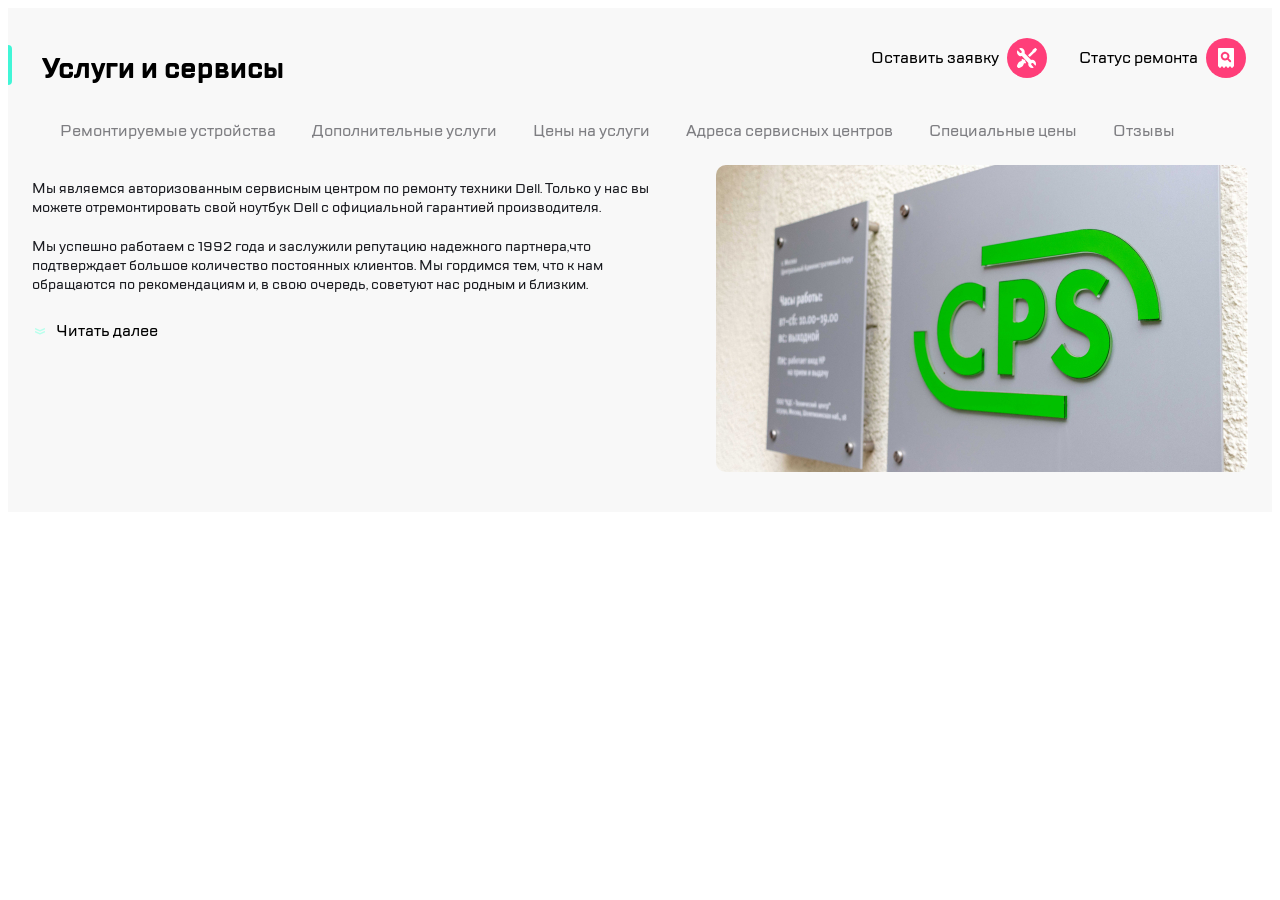
<file: index.html>
<!DOCTYPE html>
<html lang="en">
  <head>
    <meta charset="UTF-8" />
    <meta name="viewport" content="width=device-width, initial-scale=1.0" />
    <title>serviceСenter</title>
    <link rel="stylesheet" href="style.css" />
  </head>
  <body>
    <header class="header">
      <div class="container">
        <nav class="header-menu">
          <ul class="header-elems">
            <li class="header-elem mobile">
              <button class="header-elem-btn">
                <img src="img/burger.svg" alt="menu" />
              </button>
            </li>
            <li class="header-elem mobile tablet">
              <a class="header-elem-href">
                <img src="img/logo.svg" alt="logo" />
              </a>
            </li>
            <li class="header-elem tablet">
              <button class="header-elem-btn">
                <img src="img/call.svg" alt="call" />
              </button>
            </li>
            <li class="header-elem tablet">
              <button class="header-elem-btn">
                <img src="img/chat.svg" alt="chat" />
              </button>
            </li>
            <li class="header-elem tablet">
              <button class="header-elem-btn">
                <img src="img/profile.svg" alt="profile" />
              </button>
            </li>
            <li class="header-elem__web">
              <button class="header-elem-btn">
                <span class="header-elem-btn__web">Оставить заявку</span>
                <img src="img/repair.svg" alt="repair" />
              </button>
            </li>
            <li class="header-elem__web">
              <button class="header-elem-btn">
                <span class="header-elem-btn__web">Статус ремонта</span>
                <img src="img/checkstatus.svg" alt="checkstatus" />
              </button>
            </li>
          </ul>
        </nav>
      </div>
    </header>
    <main class="main">
        <h1 class="main-title">Услуги и сервисы</h1>
        <section class="main-navigation">
            <div class="container">
                <nav class="main-menu">
                    <ul class="main-elems">
                        <li class="main-elem"><a href="#" class="main-href">
                            Ремонтируемые устройства
                        </a></li>
                        <li class="main-elem"><a href="#" class="main-href">
                            Дополнительные услуги
                        </a></li>
                        <li class="main-elem"><a href="#" class="main-href">
                            Цены на услуги
                        </a></li>
                        <li class="main-elem"><a href="#" class="main-href">
                            Адреса сервисных центров
                        </a></li>
                        <li class="main-elem"><a href="#" class="main-href">
                            Специальные цены
                        </a></li>
                        <li class="main-elem"><a href="#" class="main-href">
                            Отзывы
                        </a></li>
                    </ul>
                </nav>
            </div>
        </section>
        <section class="info">
            <div class="container">
                <div class="info-box">
                    <p class="main-info">
                        Мы являемся авторизованным сервисным центром по ремонту техники Dell. Только у нас вы можете отремонтировать свой ноутбук Dell с официальной гарантией производителя.
    
                        <span class="main-info__tablet">Мы успешно работаем с 1992 года и заслужили репутацию надежного партнера<span>,<span class="main-info__web">что подтверждает большое количество постоянных клиентов. Мы гордимся тем, что к нам обращаются по рекомендациям и, в свою очередь, советуют нас родным и близким.<span>
                    </p>
                    <button class="read-button">
                        <span class="read-button__arrow">»</span>
                        <span class="read-button__text">Читать далее</span>
                    </button>
                </div>
            </div>
            <img class="info-img" src="img/main_img/content_mobile.jpg" alt="content">
            <img class="info-img__tablet" src="img/main_img/content_ipad.jpg" alt="content">
            <img class="info-img__web" src="img/main_img/content_web.jpg" alt="content">
        </section>
    </main>
  </body>
</html>
</file>
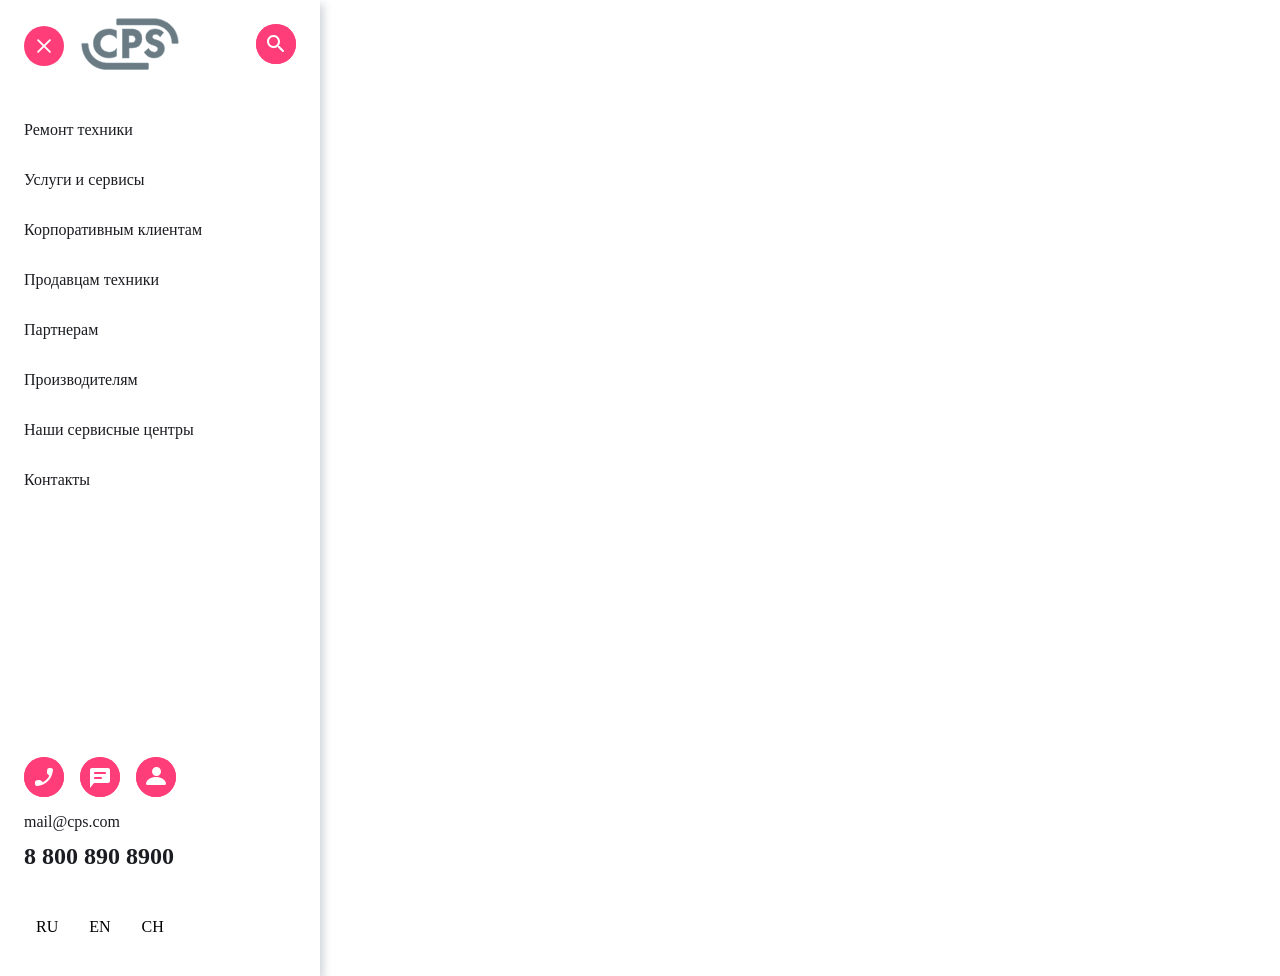
<file: mobile_menu.html>
<!DOCTYPE html>
<html lang="en">
  <head>
    <meta charset="UTF-8" />
    <meta name="viewport" content="width=device-width, initial-scale=1.0" />
    <title>Document</title>
    <link rel="stylesheet" href="mobile_menu_style.css" />
  </head>
  <body>
    <header class="header container">
      <div class="header-box">
        <div class="header-box__left-btn">
          <button class="header-box__closed"></button>

          <div class="header-box__left-logo">
            <a href="#" class="header-box__link"
              ><img src="mobile_menu/Group.svg" alt="logo"
            /></a>
          </div>
        </div>
        <div class="header-box__right">
          <button class="header-box__search">
            <img src="mobile_menu/search.svg" alt="search" />
          </button>
        </div>
      </div>
    </header>
    <main class="main container">
      <nav class="nav">
        <ul class="nav__links">
          <li class="nav__link">
            <a href="#" class="nav__href">Ремонт техники</a>
          </li>
          <li class="nav__link">
            <a href="#" class="nav__href">Услуги и сервисы</a>
          </li>
          <li class="nav__link">
            <a href="#" class="nav__href">Корпоративным клиентам</a>
          </li>
          <li class="nav__link">
            <a href="#" class="nav__href">Продавцам техники</a>
          </li>
          <li class="nav__link">
            <a href="#" class="nav__href">Партнерам</a>
          </li>
          <li class="nav__link">
            <a href="#" class="nav__href">Производителям</a>
          </li>
          <li class="nav__link">
            <a href="#" class="nav__href">Наши сервисные центры</a>
          </li>
          <li class="nav__link">
            <a href="#" class="nav__href">Контакты</a>
          </li>
        </ul>
      </nav>
    </main>
    <footer class="footer container">
      <div class="footer__btns">
        <button class="footer__btn">
          <img src="mobile_menu/cal.svg" alt="call" />
        </button>
        <button class="footer__btn">
          <img src="mobile_menu/chat.svg" alt="chat" />
        </button>
        <button class="footer__btn">
          <img src="mobile_menu/profile.svg" alt="profile" />
        </button>
      </div>
      <div class="contacts">
        <a href="mailto:mail@cps.com" class="contacts__email">mail@cps.com</a>
        <a href="tel:8 800 890 8900" class="contacts__tel">8 800 890 8900</a>
      </div>
      <!-- <div class="languages">
        <div class="languges__items">
          <button class="luguage__btn">RU</button>
          <button class="luguage__btn">EN</button>
          <button class="luguage__btn">CH</button>
        </div>
      </div> -->
      <div class="languages">
        <div class="languages__items">
          <input
            type="radio"
            name="language"
            id="lang-ru"
            class="languages__radio"
          />
          <label for="lang-ru" class="languages__btn">RU</label>

          <input
            type="radio"
            name="language"
            id="lang-en"
            class="languages__radio"
          />
          <label for="lang-en" class="languages__btn">EN</label>

          <input
            type="radio"
            name="language"
            id="lang-ch"
            class="languages__radio"
          />
          <label for="lang-ch" class="languages__btn">CH</label>
        </div>
      </div>
    </footer>
  </body>
</html>
</file>
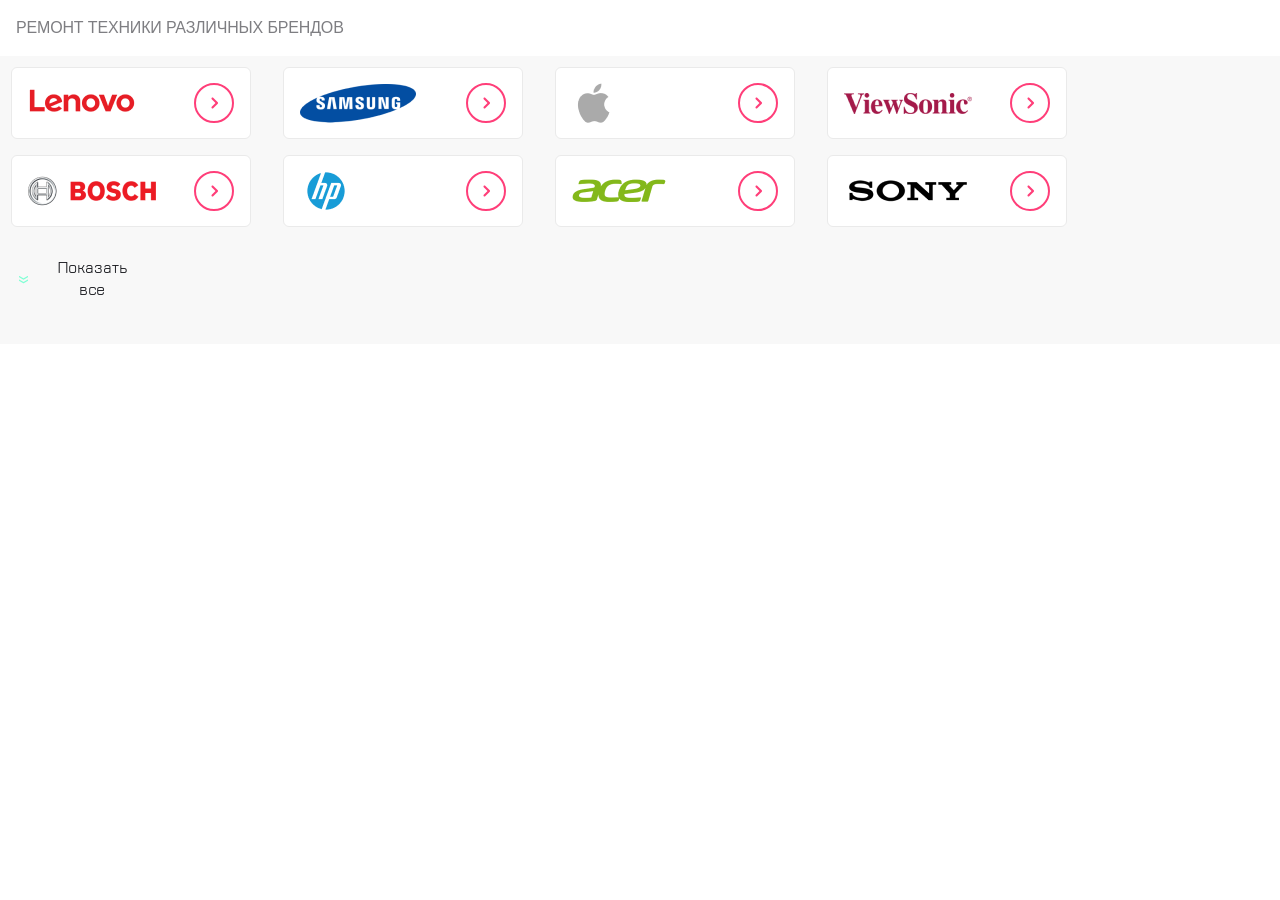
<file: serviceBrand.html>
<!DOCTYPE html>
<html lang="en">
  <head>
    <meta charset="UTF-8" />
    <meta name="viewport" content="width=device-width, initial-scale=1.0" />
    <title>serviseBrand</title>
    <link rel="stylesheet" href="brandStyle.css" />
  </head>
  <body>
    <section class="repair">
      <h2 class="repair__title">Ремонт техники различных брендов</h2>
      <div class="repair__slaider">
        <ul class="repair__items brands">
          <li class="repair__box">
            <img
              src="img_brand/lenovo.png"
              alt="lenovo"
              class="repair__button--img"
            />
            <button class="repair__button"></button>
          </li>
          <li class="repair__box">
            <img
              src="img_brand/samsung.png"
              alt="samsung"
              class="repair__button--img"
            />
            <button class="repair__button"></button>
          </li>
          <li class="repair__box">
            <img
              src="img_brand/apple.png"
              alt="apple"
              class="repair__button--img"
            />
            <button class="repair__button"></button>
          </li>
          <li class="repair__box">
            <img
              src="img_brand/viewSonic.png"
              alt="viewSonic"
              class="repair__button--img"
            />
            <button class="repair__button"></button>
          </li>
          <li class="repair__box">
            <img
              src="img_brand/bosch.png"
              alt="bosch"
              class="repair__button--img"
            />
            <button class="repair__button"></button>
          </li>
          <li class="repair__box">
            <img src="img_brand/hp.png" alt="hp" class="repair__button--img" />
            <button class="repair__button"></button>
          </li>
          <li class="repair__box">
            <img
              src="img_brand/acer.png"
              alt="acer"
              class="repair__button--img"
            />
            <button class="repair__button"></button>
          </li>
          <li class="repair__box">
            <img
              src="img_brand/sony.png"
              alt="sony"
              class="repair__button--img"
            />
            <button class="repair__button"></button>
          </li>
          <li class="repair__box">
            <img
              src="img_brand/lenovo.png"
              alt="lenovo"
              class="repair__button--img"
            />
            <button class="repair__button"></button>
          </li>

          <li class="repair__box">
            <img
              src="img_brand/samsung.png"
              alt="samsung"
              class="repair__button--img"
            />
            <button class="repair__button"></button>
          </li>
          <li class="repair__box">
            <img
              src="img_brand/apple.png"
              alt="apple"
              class="repair__button--img"
            /><button class="repair__button"></button>
          </li>
        </ul>
      </div>
      <div class="repair__dots"></div>
      <button class="repair__btn show">
        <span class="repair__arrow show__arrow">»</span>
        <span class="repair__text">Показать все</span>
      </button>
    </section>
    <script src="script.js"></script>
  </body>
</html>
</file>
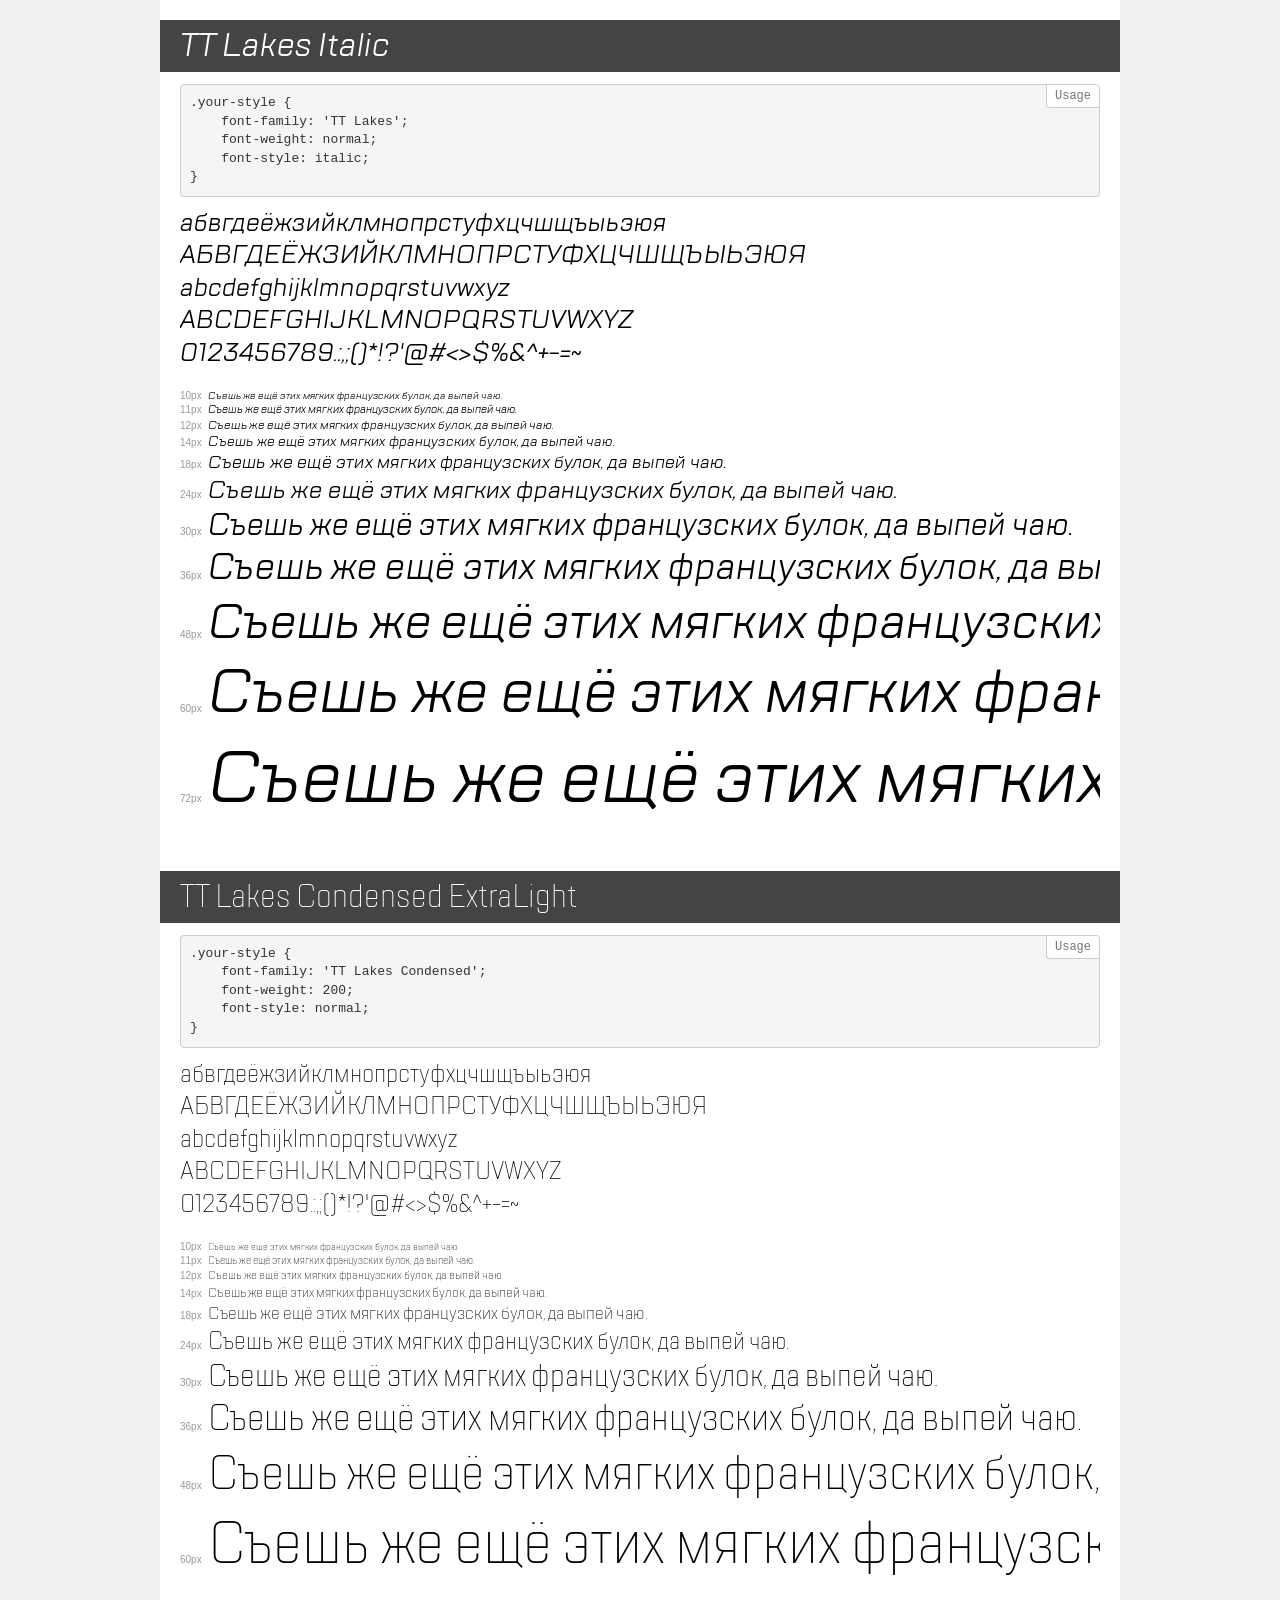
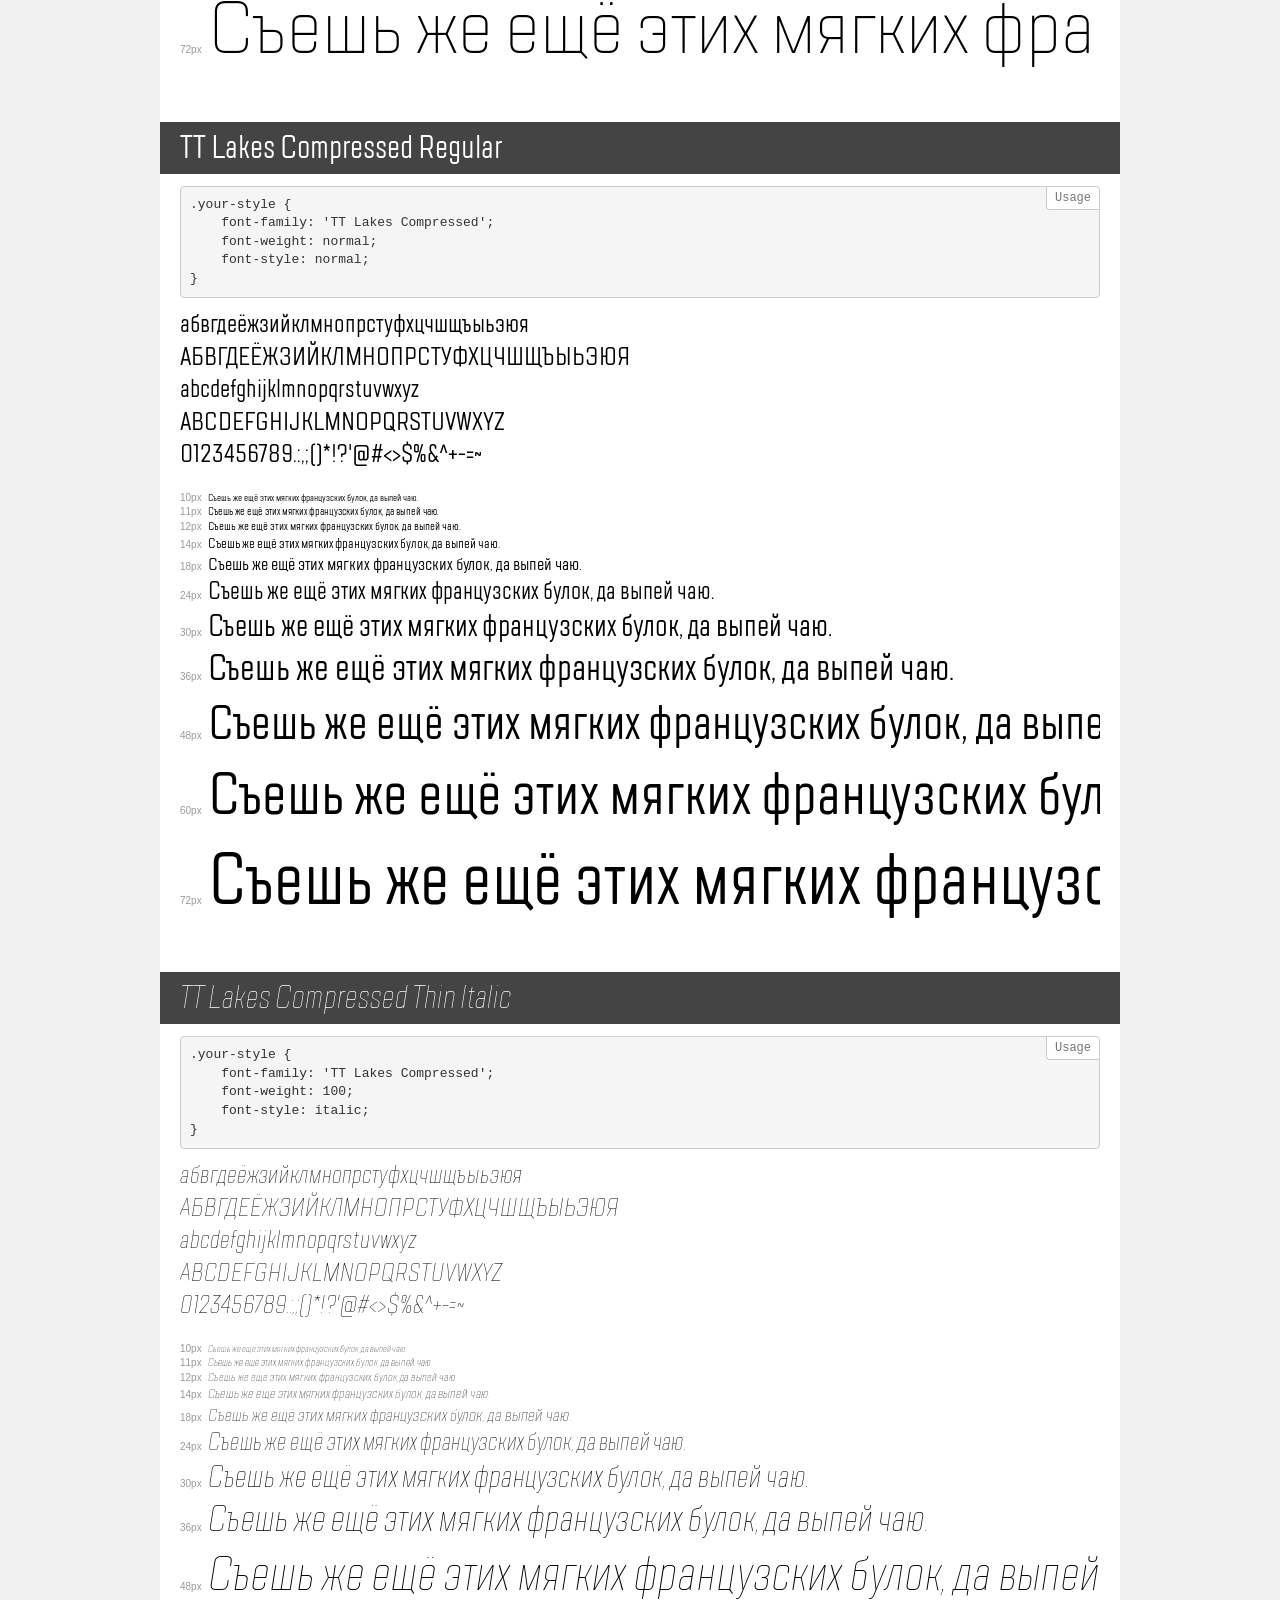
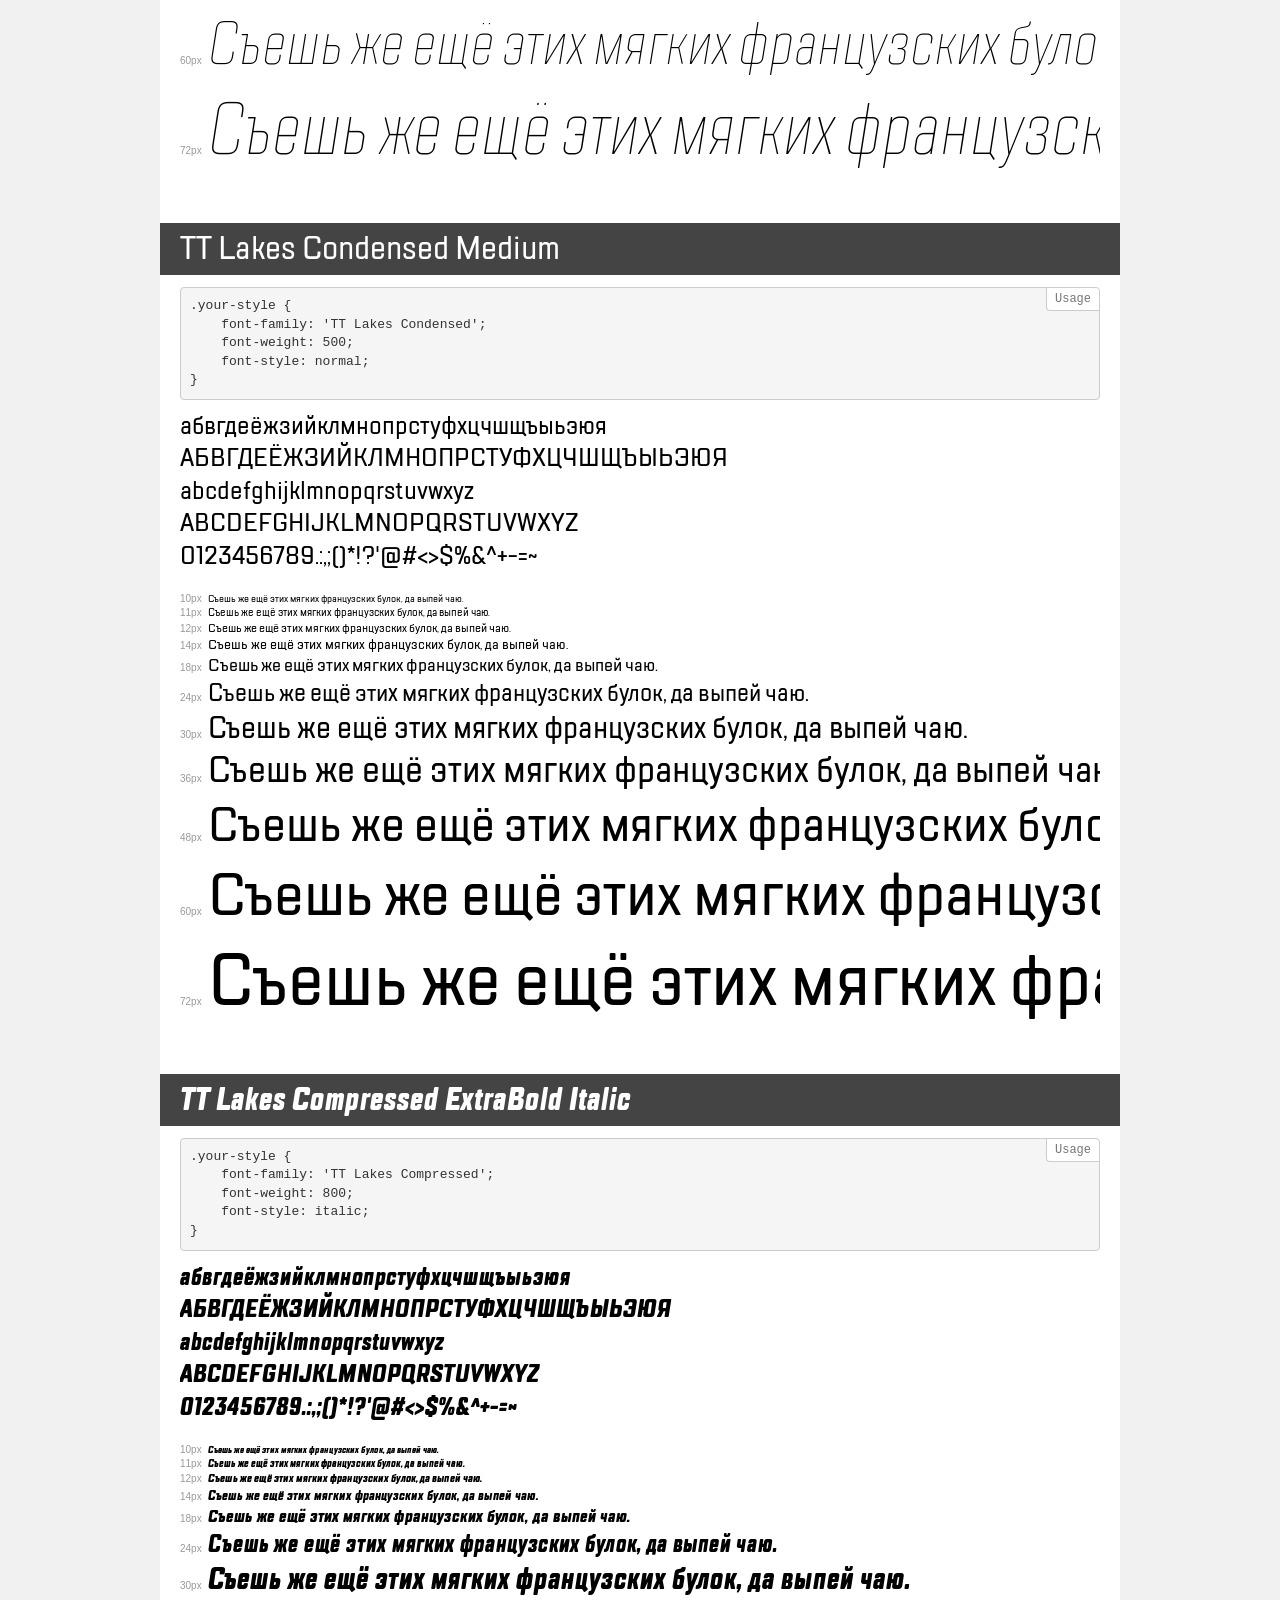
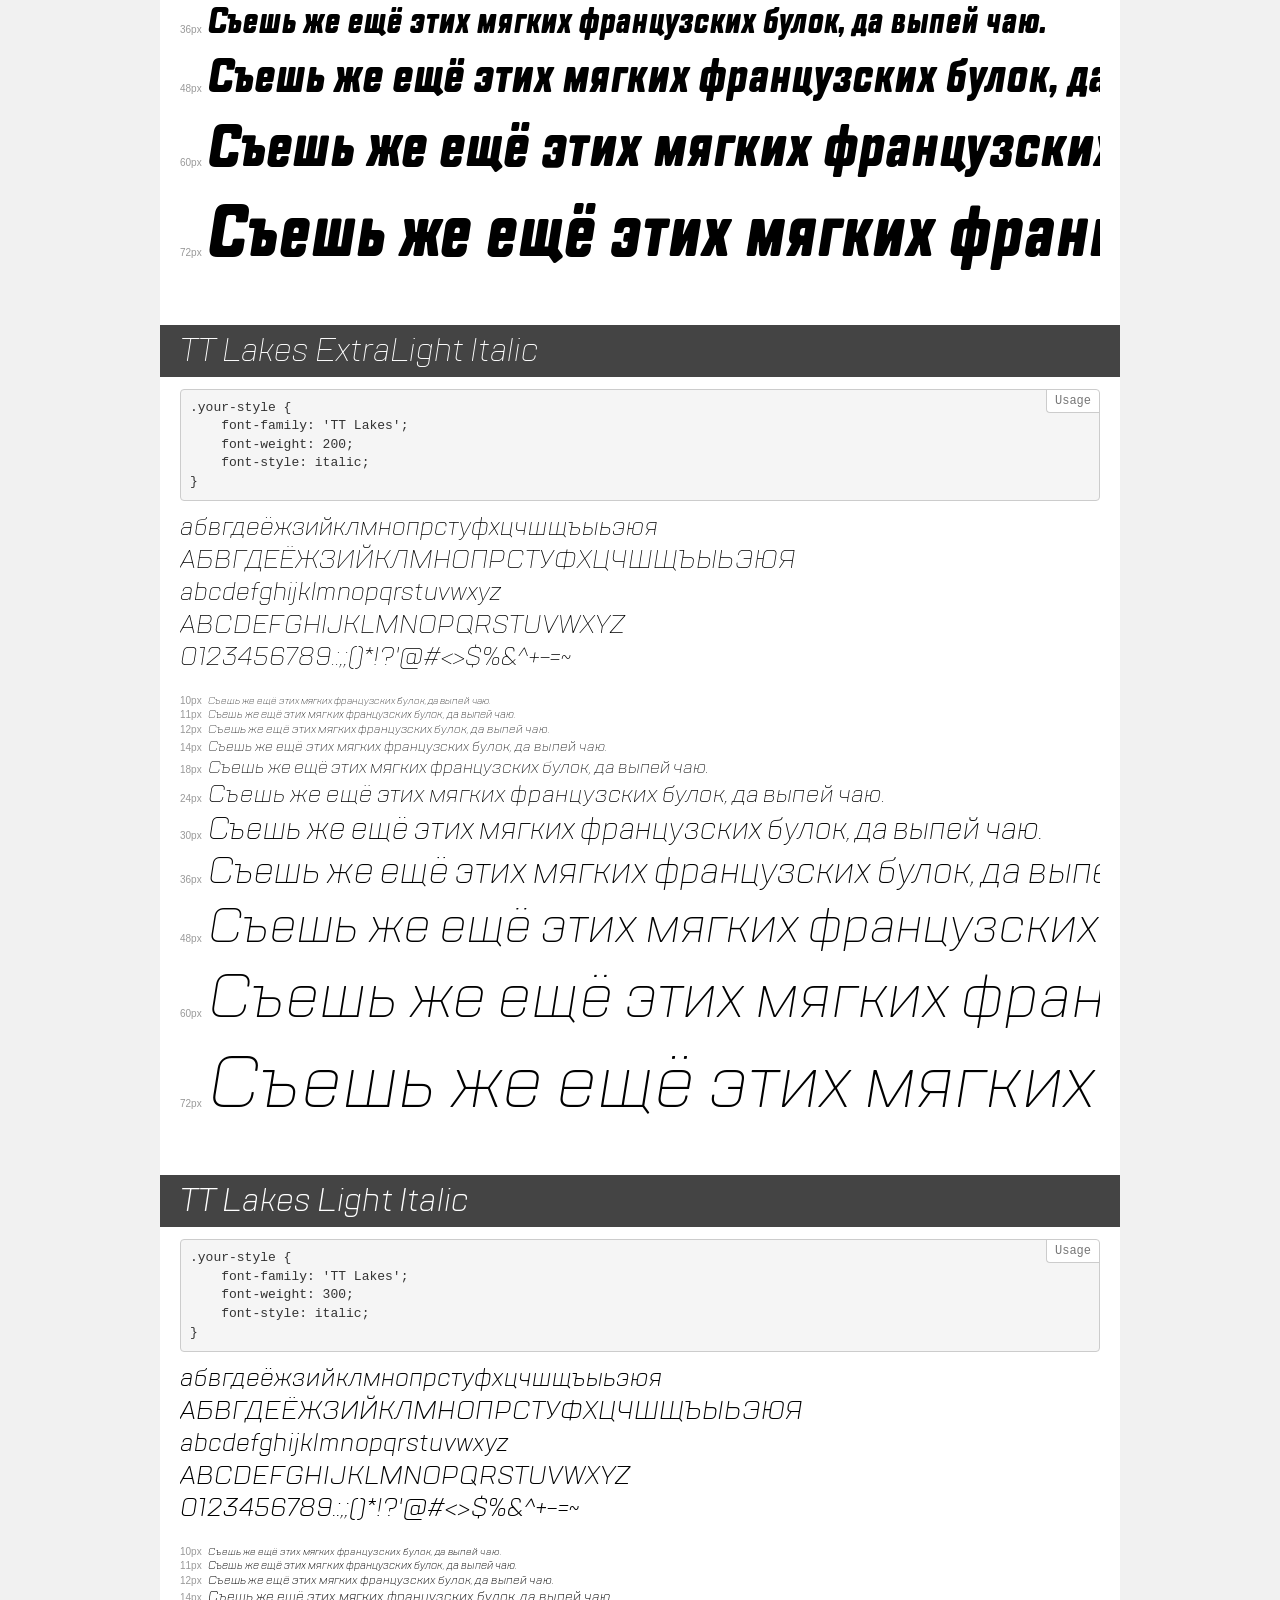
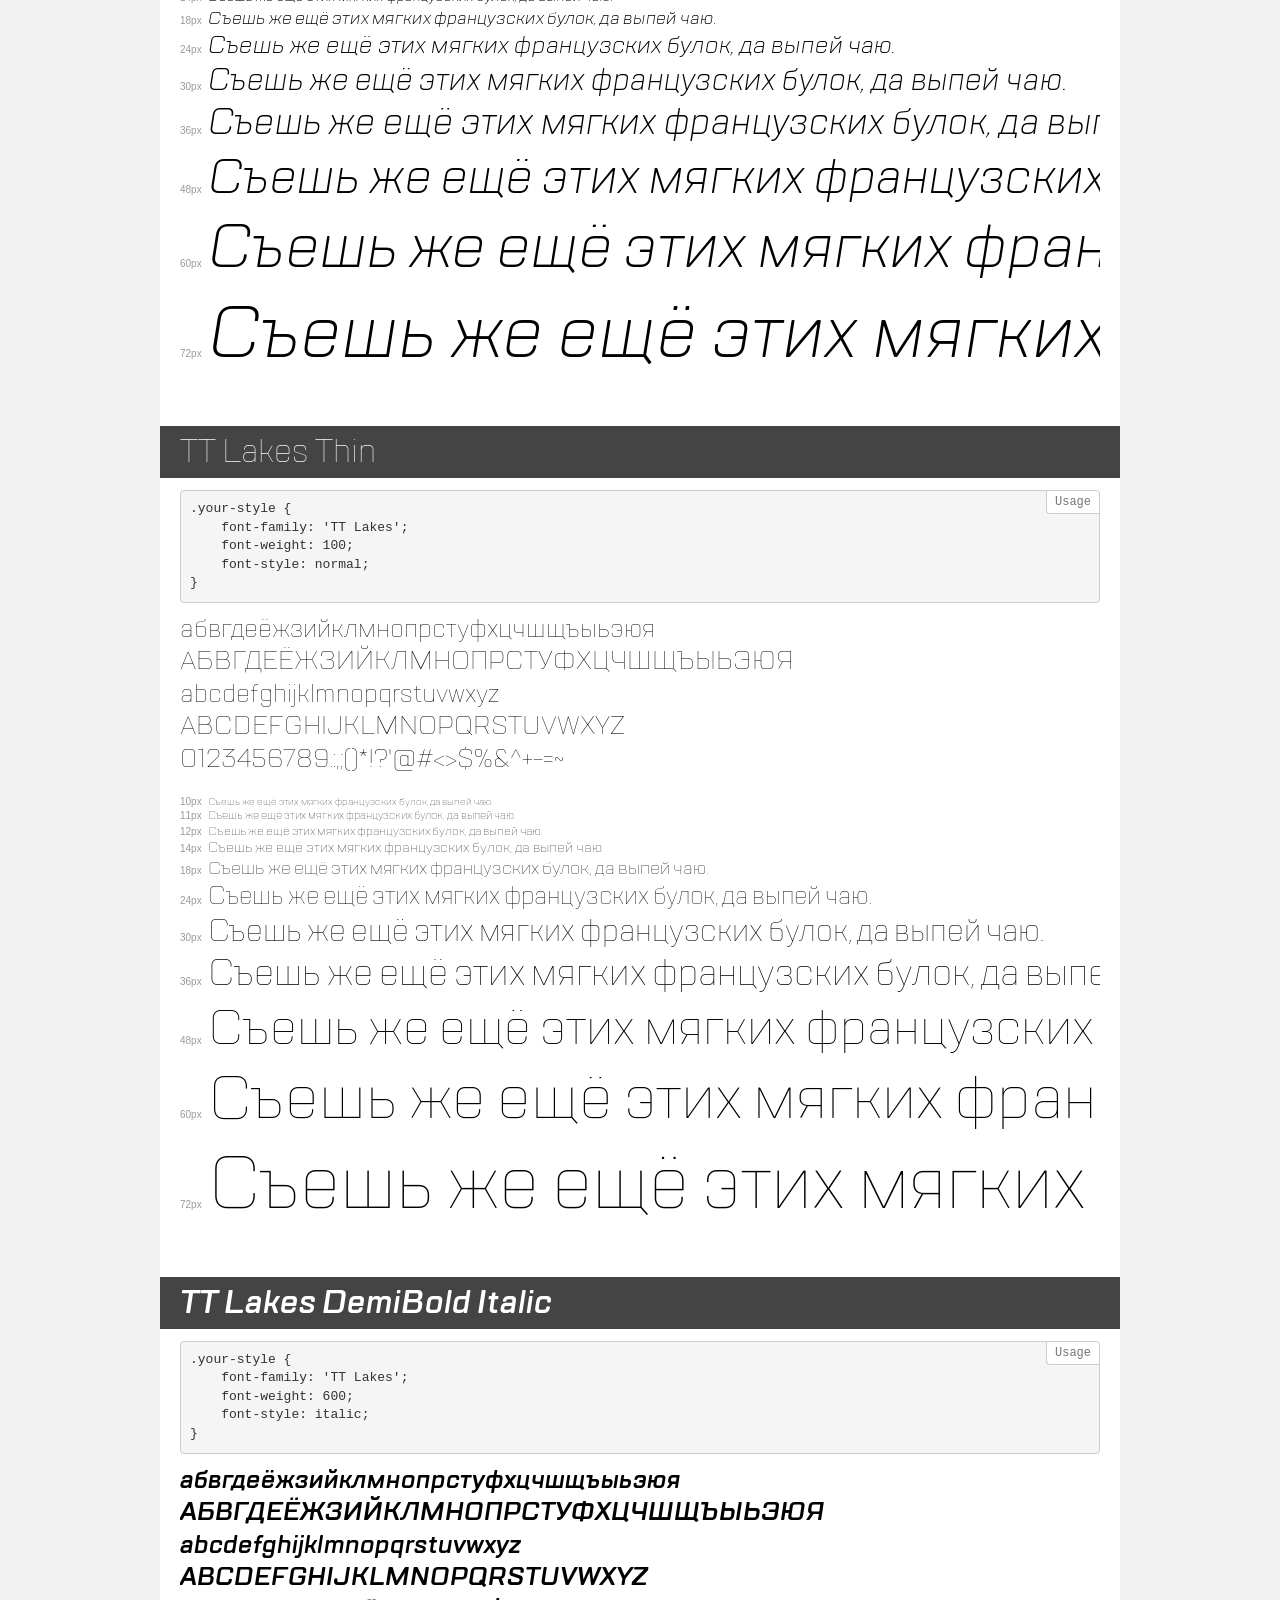
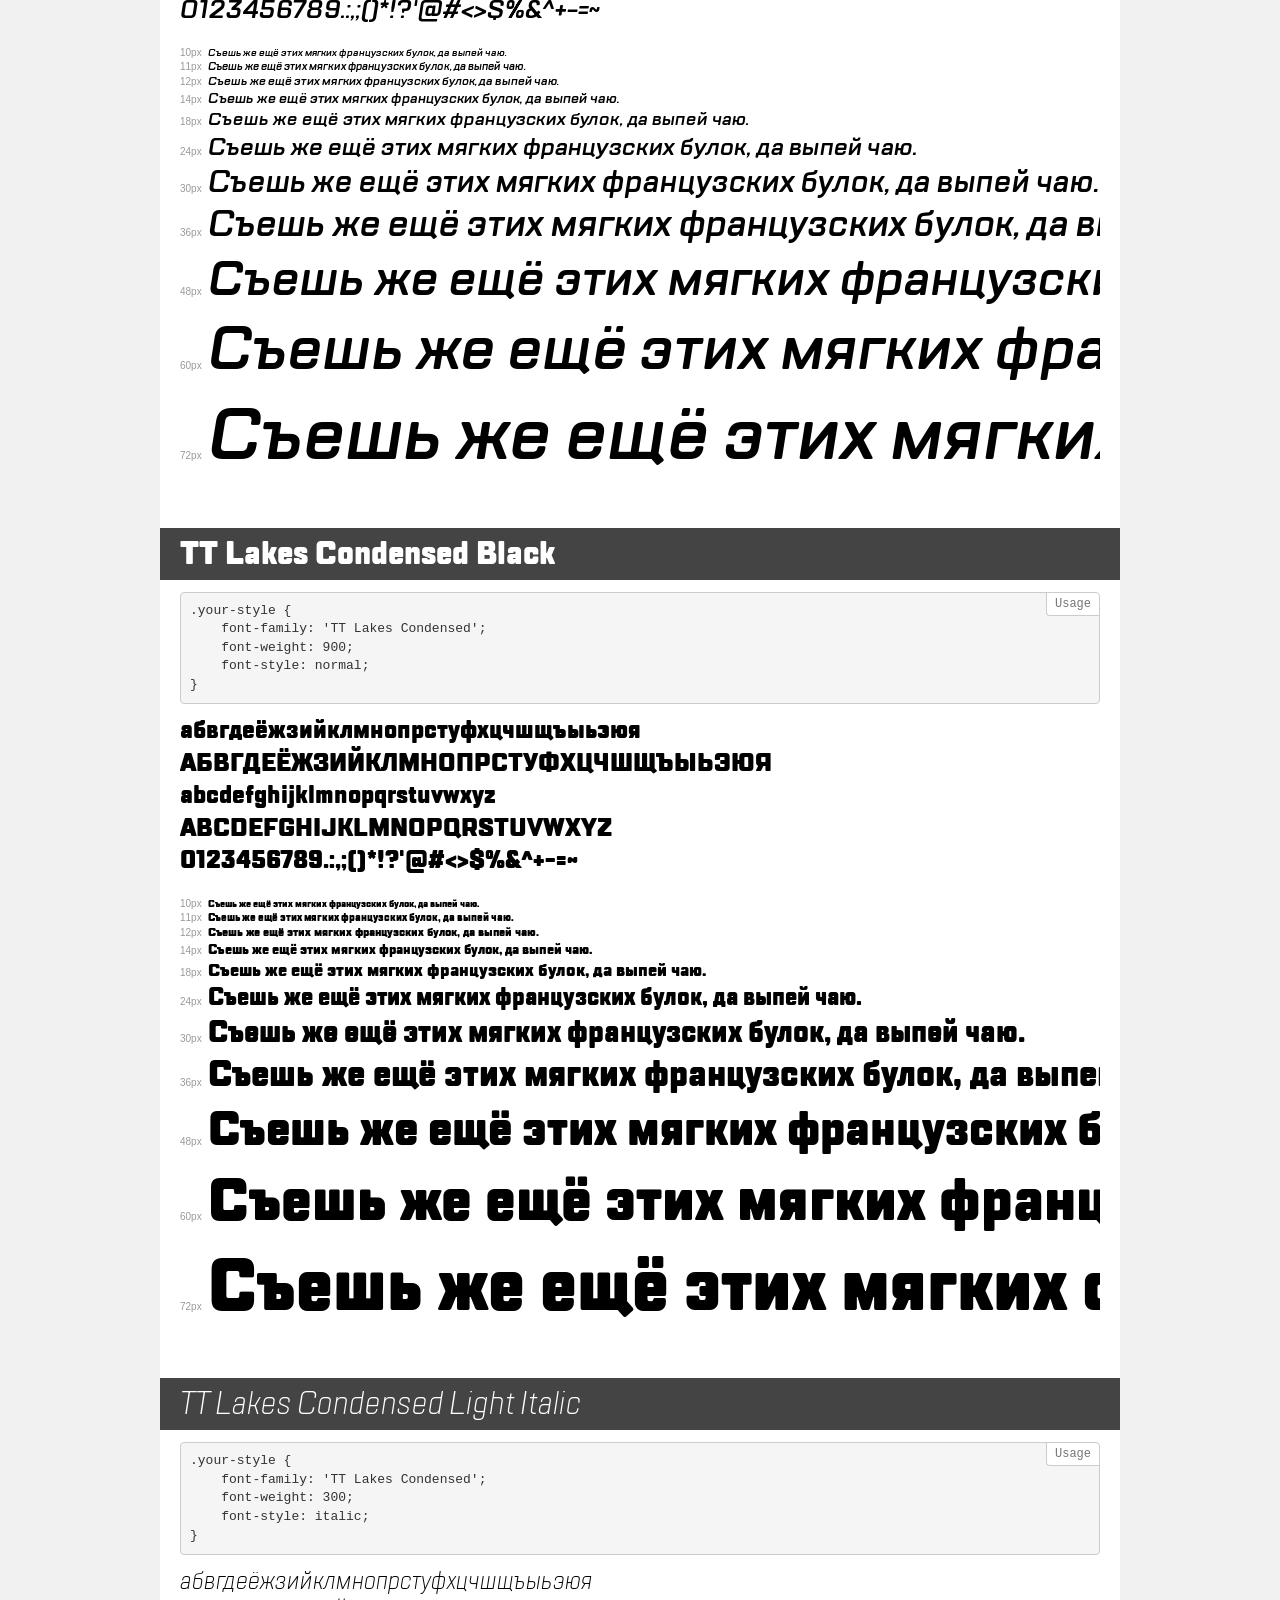
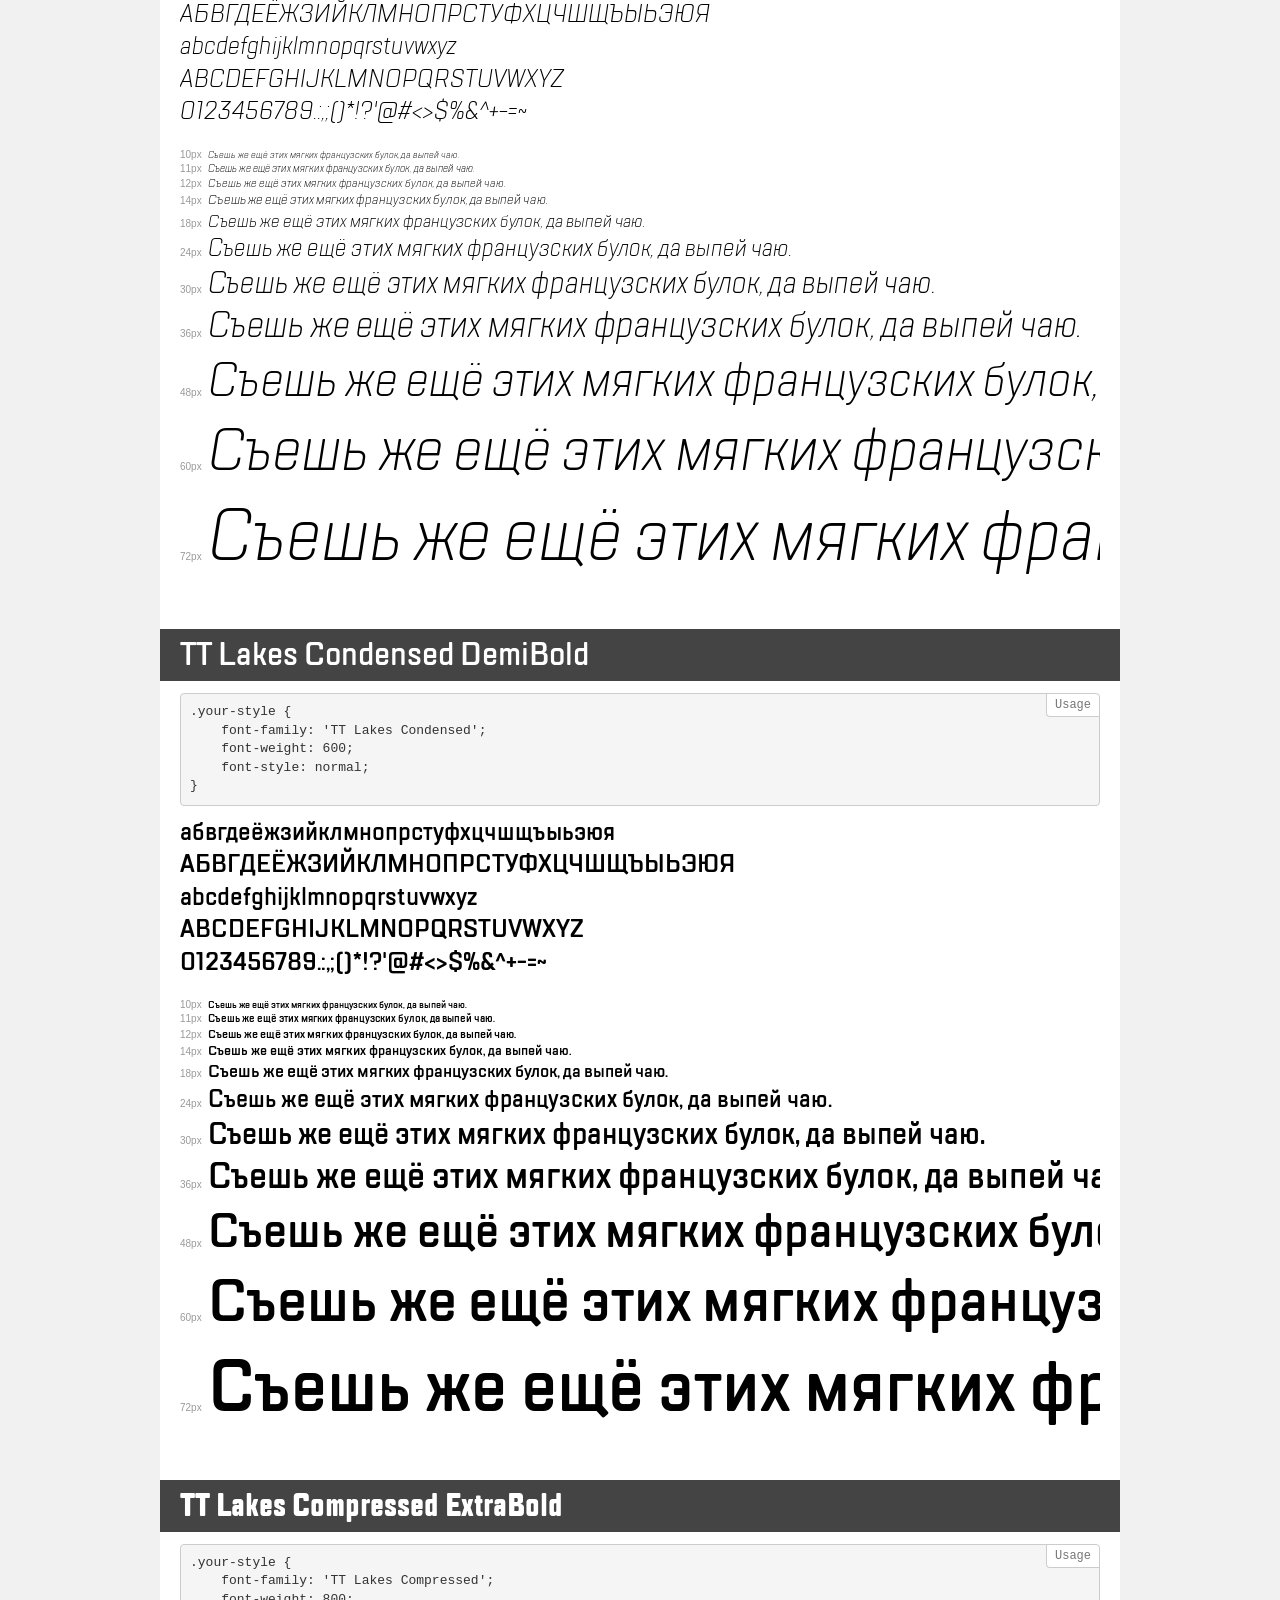
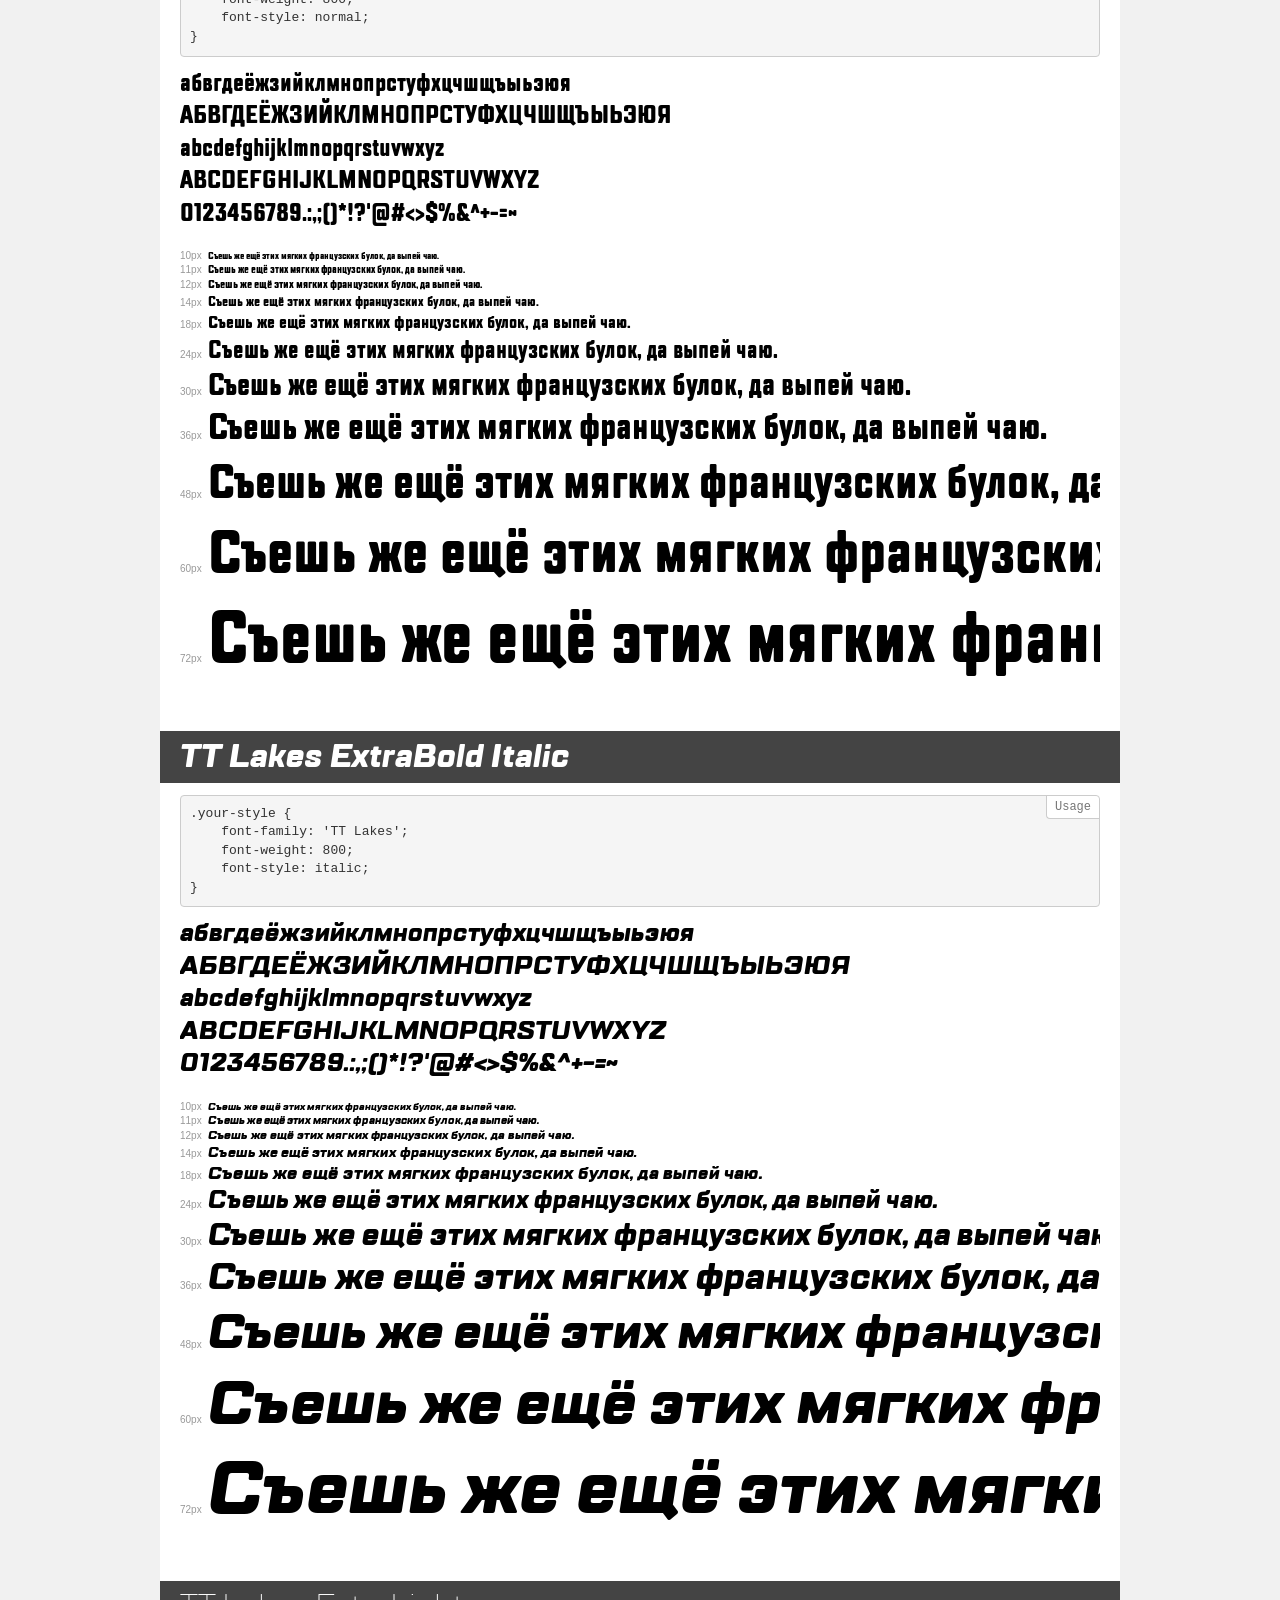
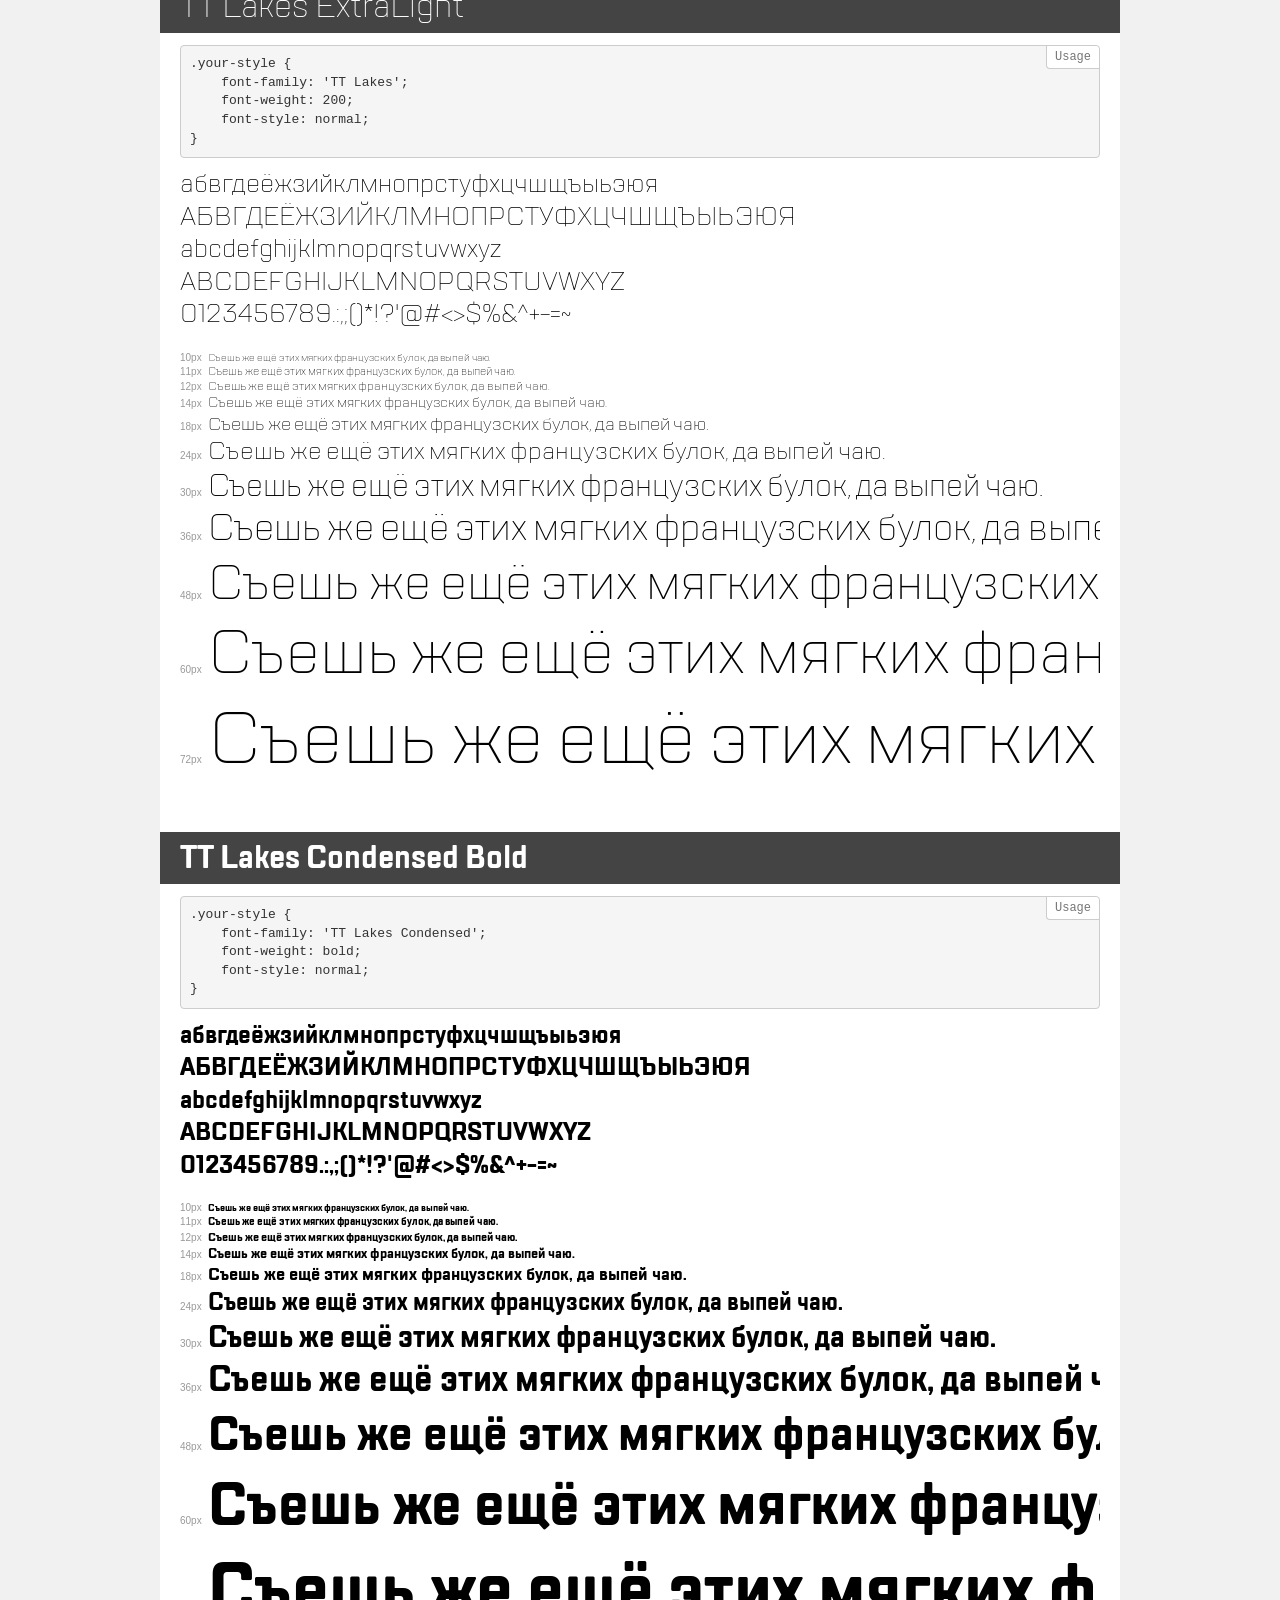
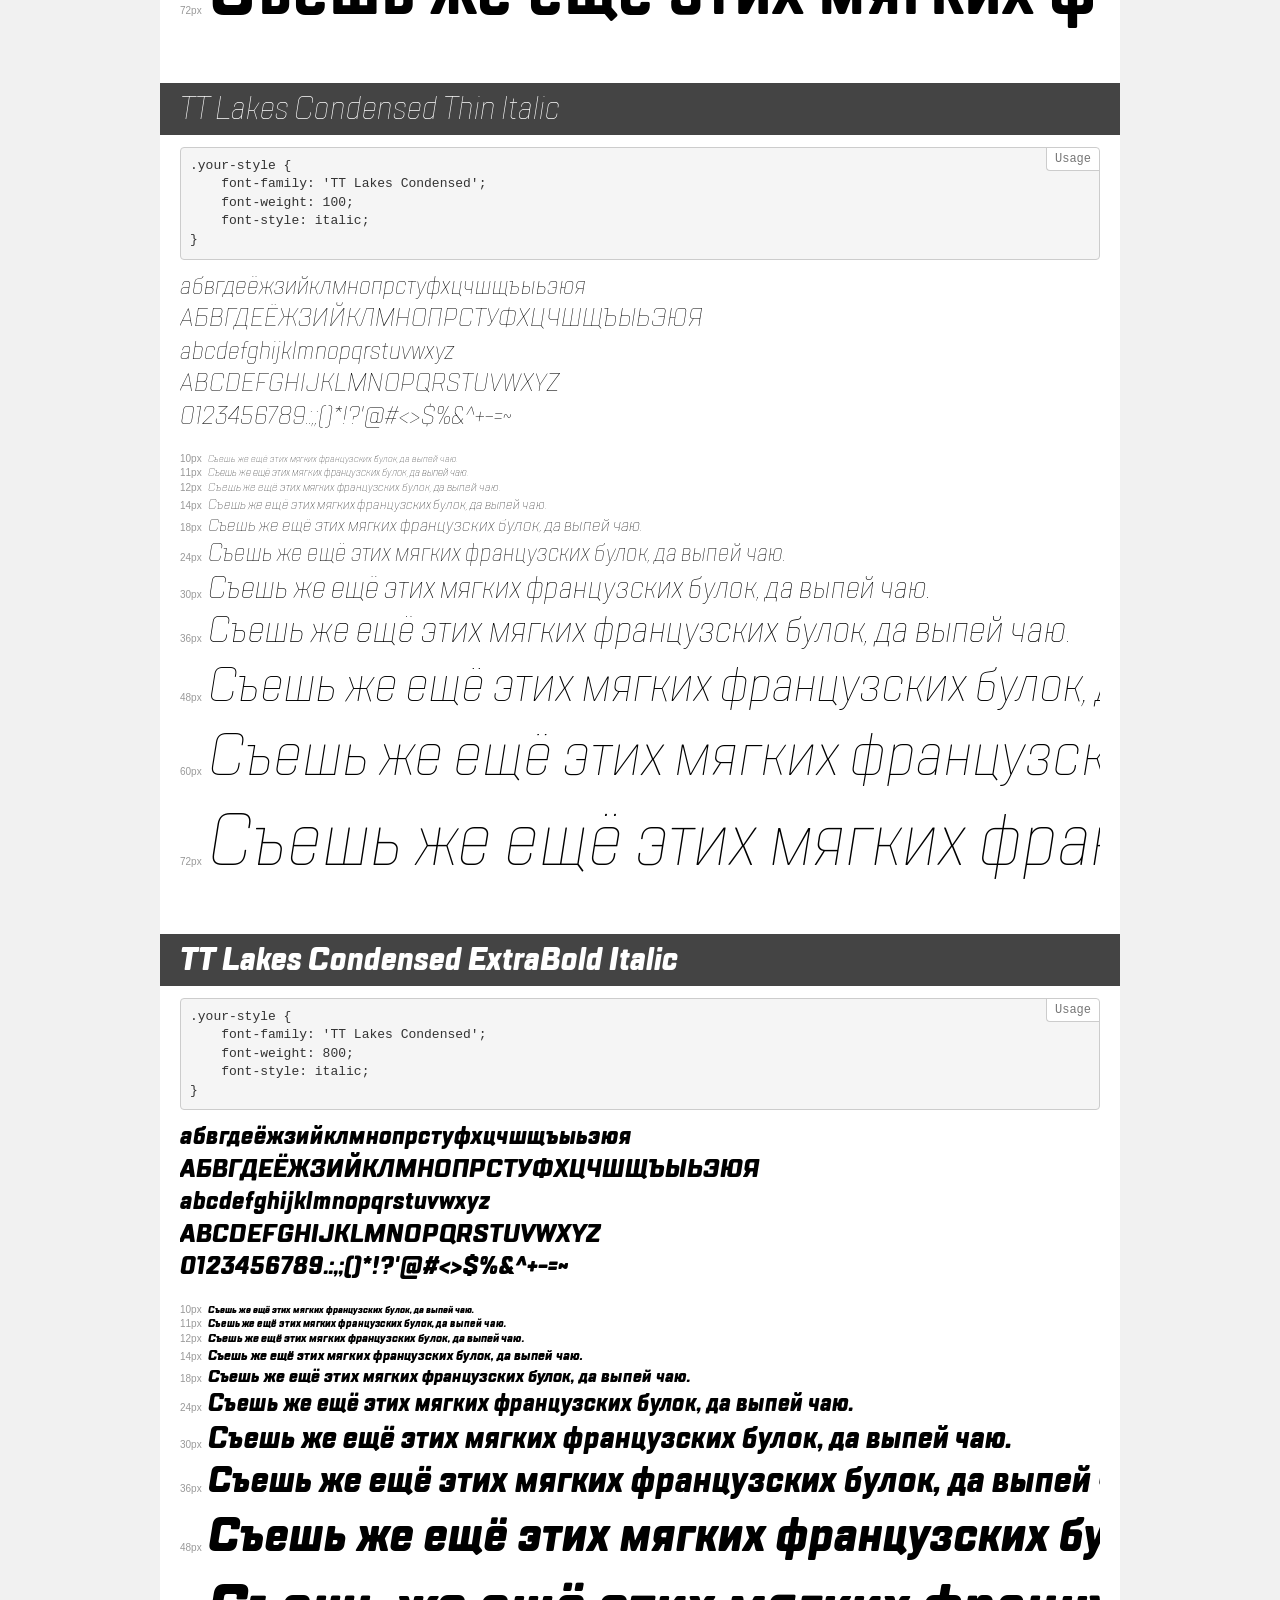
<file: fonts/demo.html>
<!DOCTYPE html>
<html>
<head>
    <meta charset="utf-8">
    <meta http-equiv="X-UA-Compatible" content="IE=edge">
    <meta name="viewport" content="width=device-width, initial-scale=1">
    <meta name="robots" content="noindex, noarchive">
    <meta name="format-detection" content="telephone=no">
    <title>Transfonter demo</title>
    <link href="stylesheet.css" rel="stylesheet">
    <style>
        /*
        http://meyerweb.com/eric/tools/css/reset/
        v2.0 | 20110126
        License: none (public domain)
        */
        html, body, div, span, applet, object, iframe,
        h1, h2, h3, h4, h5, h6, p, blockquote, pre,
        a, abbr, acronym, address, big, cite, code,
        del, dfn, em, img, ins, kbd, q, s, samp,
        small, strike, strong, sub, sup, tt, var,
        b, u, i, center,
        dl, dt, dd, ol, ul, li,
        fieldset, form, label, legend,
        table, caption, tbody, tfoot, thead, tr, th, td,
        article, aside, canvas, details, embed,
        figure, figcaption, footer, header, hgroup,
        menu, nav, output, ruby, section, summary,
        time, mark, audio, video {
            margin: 0;
            padding: 0;
            border: 0;
            font-size: 100%;
            font: inherit;
            vertical-align: baseline;
        }
        /* HTML5 display-role reset for older browsers */
        article, aside, details, figcaption, figure,
        footer, header, hgroup, menu, nav, section {
            display: block;
        }
        body {
            line-height: 1;
        }
        ol, ul {
            list-style: none;
        }
        blockquote, q {
            quotes: none;
        }
        blockquote:before, blockquote:after,
        q:before, q:after {
            content: '';
            content: none;
        }
        table {
            border-collapse: collapse;
            border-spacing: 0;
        }
        /* common styles */
        body {
            background: #f1f1f1;
            color: #000;
        }
        .page {
            background: #fff;
            width: 920px;
            margin: 0 auto;
            padding: 20px 20px 0 20px;
            overflow: hidden;
        }
        .font-container {
            overflow-x: auto;
            overflow-y: hidden;
            margin-bottom: 40px;
            line-height: 1.3;
            white-space: nowrap;
            padding-bottom: 5px;
        }
        h1 {
            position: relative;
            background: #444;
            font-size: 32px;
            color: #fff;
            padding: 10px 20px;
            margin: 0 -20px 12px -20px;
        }
        .letters {
            font-size: 25px;
            margin-bottom: 20px;
        }
        .s10:before {
            content: '10px';
        }
        .s11:before {
            content: '11px';
        }
        .s12:before {
            content: '12px';
        }
        .s14:before {
            content: '14px';
        }
        .s18:before {
            content: '18px';
        }
        .s24:before {
            content: '24px';
        }
        .s30:before {
            content: '30px';
        }
        .s36:before {
            content: '36px';
        }
        .s48:before {
            content: '48px';
        }
        .s60:before {
            content: '60px';
        }
        .s72:before {
            content: '72px';
        }
        .s10:before, .s11:before, .s12:before, .s14:before,
        .s18:before, .s24:before, .s30:before, .s36:before,
        .s48:before, .s60:before, .s72:before {
            font-family: Arial, sans-serif;
            font-size: 10px;
            font-weight: normal;
            font-style: normal;
            color: #999;
            padding-right: 6px;
        }
        pre {
            display: block;
            position: relative;
            padding: 9px;
            margin: 0 0 10px;
            font-family: Monaco, Menlo, Consolas, "Courier New", monospace !important;
            font-size: 13px;
            line-height: 1.428571429;
            color: #333;
            font-weight: normal !important;
            font-style: normal !important;
            background-color: #f5f5f5;
            border: 1px solid #ccc;
            overflow-x: auto;
            border-radius: 4px;
        }
        pre:after {
            display: block;
            position: absolute;
            right: 0;
            top: 0;
            content: 'Usage';
            line-height: 1;
            padding: 5px 8px;
            font-size: 12px;
            color: #767676;
            background-color: #fff;
            border: 1px solid #ccc;
            border-right: none;
            border-top: none;
            border-radius: 0 4px 0 4px;
            z-index: 10;
        }
        /* responsive */
        @media (max-width: 959px) {
            .page {
                width: auto;
                margin: 0;
            }
        }
    </style>
</head>
<body>
<div class="page">
    <div class="demo" style="font-family: 'TT Lakes'; font-weight: normal; font-style: italic;">
        <h1>TT Lakes Italic</h1>
        <pre>.your-style {
    font-family: 'TT Lakes';
    font-weight: normal;
    font-style: italic;
}</pre>
        <div class="font-container">
            <p class="letters">
                абвгдеёжзийклмнопрстуфхцчшщъыьэюя<br>
АБВГДЕЁЖЗИЙКЛМНОПРСТУФХЦЧШЩЪЫЬЭЮЯ<br>
abcdefghijklmnopqrstuvwxyz<br>
ABCDEFGHIJKLMNOPQRSTUVWXYZ<br>
                0123456789.:,;()*!?'@#<>$%&^+-=~
            </p>
            <p class="s10" style="font-size: 10px;">Съешь же ещё этих мягких французских булок, да выпей чаю.</p>
            <p class="s11" style="font-size: 11px;">Съешь же ещё этих мягких французских булок, да выпей чаю.</p>
            <p class="s12" style="font-size: 12px;">Съешь же ещё этих мягких французских булок, да выпей чаю.</p>
            <p class="s14" style="font-size: 14px;">Съешь же ещё этих мягких французских булок, да выпей чаю.</p>
            <p class="s18" style="font-size: 18px;">Съешь же ещё этих мягких французских булок, да выпей чаю.</p>
            <p class="s24" style="font-size: 24px;">Съешь же ещё этих мягких французских булок, да выпей чаю.</p>
            <p class="s30" style="font-size: 30px;">Съешь же ещё этих мягких французских булок, да выпей чаю.</p>
            <p class="s36" style="font-size: 36px;">Съешь же ещё этих мягких французских булок, да выпей чаю.</p>
            <p class="s48" style="font-size: 48px;">Съешь же ещё этих мягких французских булок, да выпей чаю.</p>
            <p class="s60" style="font-size: 60px;">Съешь же ещё этих мягких французских булок, да выпей чаю.</p>
            <p class="s72" style="font-size: 72px;">Съешь же ещё этих мягких французских булок, да выпей чаю.</p>
        </div>
    </div>
    <div class="demo" style="font-family: 'TT Lakes Condensed'; font-weight: 200; font-style: normal;">
        <h1>TT Lakes Condensed ExtraLight</h1>
        <pre>.your-style {
    font-family: 'TT Lakes Condensed';
    font-weight: 200;
    font-style: normal;
}</pre>
        <div class="font-container">
            <p class="letters">
                абвгдеёжзийклмнопрстуфхцчшщъыьэюя<br>
АБВГДЕЁЖЗИЙКЛМНОПРСТУФХЦЧШЩЪЫЬЭЮЯ<br>
abcdefghijklmnopqrstuvwxyz<br>
ABCDEFGHIJKLMNOPQRSTUVWXYZ<br>
                0123456789.:,;()*!?'@#<>$%&^+-=~
            </p>
            <p class="s10" style="font-size: 10px;">Съешь же ещё этих мягких французских булок, да выпей чаю.</p>
            <p class="s11" style="font-size: 11px;">Съешь же ещё этих мягких французских булок, да выпей чаю.</p>
            <p class="s12" style="font-size: 12px;">Съешь же ещё этих мягких французских булок, да выпей чаю.</p>
            <p class="s14" style="font-size: 14px;">Съешь же ещё этих мягких французских булок, да выпей чаю.</p>
            <p class="s18" style="font-size: 18px;">Съешь же ещё этих мягких французских булок, да выпей чаю.</p>
            <p class="s24" style="font-size: 24px;">Съешь же ещё этих мягких французских булок, да выпей чаю.</p>
            <p class="s30" style="font-size: 30px;">Съешь же ещё этих мягких французских булок, да выпей чаю.</p>
            <p class="s36" style="font-size: 36px;">Съешь же ещё этих мягких французских булок, да выпей чаю.</p>
            <p class="s48" style="font-size: 48px;">Съешь же ещё этих мягких французских булок, да выпей чаю.</p>
            <p class="s60" style="font-size: 60px;">Съешь же ещё этих мягких французских булок, да выпей чаю.</p>
            <p class="s72" style="font-size: 72px;">Съешь же ещё этих мягких французских булок, да выпей чаю.</p>
        </div>
    </div>
    <div class="demo" style="font-family: 'TT Lakes Compressed'; font-weight: normal; font-style: normal;">
        <h1>TT Lakes Compressed Regular</h1>
        <pre>.your-style {
    font-family: 'TT Lakes Compressed';
    font-weight: normal;
    font-style: normal;
}</pre>
        <div class="font-container">
            <p class="letters">
                абвгдеёжзийклмнопрстуфхцчшщъыьэюя<br>
АБВГДЕЁЖЗИЙКЛМНОПРСТУФХЦЧШЩЪЫЬЭЮЯ<br>
abcdefghijklmnopqrstuvwxyz<br>
ABCDEFGHIJKLMNOPQRSTUVWXYZ<br>
                0123456789.:,;()*!?'@#<>$%&^+-=~
            </p>
            <p class="s10" style="font-size: 10px;">Съешь же ещё этих мягких французских булок, да выпей чаю.</p>
            <p class="s11" style="font-size: 11px;">Съешь же ещё этих мягких французских булок, да выпей чаю.</p>
            <p class="s12" style="font-size: 12px;">Съешь же ещё этих мягких французских булок, да выпей чаю.</p>
            <p class="s14" style="font-size: 14px;">Съешь же ещё этих мягких французских булок, да выпей чаю.</p>
            <p class="s18" style="font-size: 18px;">Съешь же ещё этих мягких французских булок, да выпей чаю.</p>
            <p class="s24" style="font-size: 24px;">Съешь же ещё этих мягких французских булок, да выпей чаю.</p>
            <p class="s30" style="font-size: 30px;">Съешь же ещё этих мягких французских булок, да выпей чаю.</p>
            <p class="s36" style="font-size: 36px;">Съешь же ещё этих мягких французских булок, да выпей чаю.</p>
            <p class="s48" style="font-size: 48px;">Съешь же ещё этих мягких французских булок, да выпей чаю.</p>
            <p class="s60" style="font-size: 60px;">Съешь же ещё этих мягких французских булок, да выпей чаю.</p>
            <p class="s72" style="font-size: 72px;">Съешь же ещё этих мягких французских булок, да выпей чаю.</p>
        </div>
    </div>
    <div class="demo" style="font-family: 'TT Lakes Compressed'; font-weight: 100; font-style: italic;">
        <h1>TT Lakes Compressed Thin Italic</h1>
        <pre>.your-style {
    font-family: 'TT Lakes Compressed';
    font-weight: 100;
    font-style: italic;
}</pre>
        <div class="font-container">
            <p class="letters">
                абвгдеёжзийклмнопрстуфхцчшщъыьэюя<br>
АБВГДЕЁЖЗИЙКЛМНОПРСТУФХЦЧШЩЪЫЬЭЮЯ<br>
abcdefghijklmnopqrstuvwxyz<br>
ABCDEFGHIJKLMNOPQRSTUVWXYZ<br>
                0123456789.:,;()*!?'@#<>$%&^+-=~
            </p>
            <p class="s10" style="font-size: 10px;">Съешь же ещё этих мягких французских булок, да выпей чаю.</p>
            <p class="s11" style="font-size: 11px;">Съешь же ещё этих мягких французских булок, да выпей чаю.</p>
            <p class="s12" style="font-size: 12px;">Съешь же ещё этих мягких французских булок, да выпей чаю.</p>
            <p class="s14" style="font-size: 14px;">Съешь же ещё этих мягких французских булок, да выпей чаю.</p>
            <p class="s18" style="font-size: 18px;">Съешь же ещё этих мягких французских булок, да выпей чаю.</p>
            <p class="s24" style="font-size: 24px;">Съешь же ещё этих мягких французских булок, да выпей чаю.</p>
            <p class="s30" style="font-size: 30px;">Съешь же ещё этих мягких французских булок, да выпей чаю.</p>
            <p class="s36" style="font-size: 36px;">Съешь же ещё этих мягких французских булок, да выпей чаю.</p>
            <p class="s48" style="font-size: 48px;">Съешь же ещё этих мягких французских булок, да выпей чаю.</p>
            <p class="s60" style="font-size: 60px;">Съешь же ещё этих мягких французских булок, да выпей чаю.</p>
            <p class="s72" style="font-size: 72px;">Съешь же ещё этих мягких французских булок, да выпей чаю.</p>
        </div>
    </div>
    <div class="demo" style="font-family: 'TT Lakes Condensed'; font-weight: 500; font-style: normal;">
        <h1>TT Lakes Condensed Medium</h1>
        <pre>.your-style {
    font-family: 'TT Lakes Condensed';
    font-weight: 500;
    font-style: normal;
}</pre>
        <div class="font-container">
            <p class="letters">
                абвгдеёжзийклмнопрстуфхцчшщъыьэюя<br>
АБВГДЕЁЖЗИЙКЛМНОПРСТУФХЦЧШЩЪЫЬЭЮЯ<br>
abcdefghijklmnopqrstuvwxyz<br>
ABCDEFGHIJKLMNOPQRSTUVWXYZ<br>
                0123456789.:,;()*!?'@#<>$%&^+-=~
            </p>
            <p class="s10" style="font-size: 10px;">Съешь же ещё этих мягких французских булок, да выпей чаю.</p>
            <p class="s11" style="font-size: 11px;">Съешь же ещё этих мягких французских булок, да выпей чаю.</p>
            <p class="s12" style="font-size: 12px;">Съешь же ещё этих мягких французских булок, да выпей чаю.</p>
            <p class="s14" style="font-size: 14px;">Съешь же ещё этих мягких французских булок, да выпей чаю.</p>
            <p class="s18" style="font-size: 18px;">Съешь же ещё этих мягких французских булок, да выпей чаю.</p>
            <p class="s24" style="font-size: 24px;">Съешь же ещё этих мягких французских булок, да выпей чаю.</p>
            <p class="s30" style="font-size: 30px;">Съешь же ещё этих мягких французских булок, да выпей чаю.</p>
            <p class="s36" style="font-size: 36px;">Съешь же ещё этих мягких французских булок, да выпей чаю.</p>
            <p class="s48" style="font-size: 48px;">Съешь же ещё этих мягких французских булок, да выпей чаю.</p>
            <p class="s60" style="font-size: 60px;">Съешь же ещё этих мягких французских булок, да выпей чаю.</p>
            <p class="s72" style="font-size: 72px;">Съешь же ещё этих мягких французских булок, да выпей чаю.</p>
        </div>
    </div>
    <div class="demo" style="font-family: 'TT Lakes Compressed'; font-weight: 800; font-style: italic;">
        <h1>TT Lakes Compressed ExtraBold Italic</h1>
        <pre>.your-style {
    font-family: 'TT Lakes Compressed';
    font-weight: 800;
    font-style: italic;
}</pre>
        <div class="font-container">
            <p class="letters">
                абвгдеёжзийклмнопрстуфхцчшщъыьэюя<br>
АБВГДЕЁЖЗИЙКЛМНОПРСТУФХЦЧШЩЪЫЬЭЮЯ<br>
abcdefghijklmnopqrstuvwxyz<br>
ABCDEFGHIJKLMNOPQRSTUVWXYZ<br>
                0123456789.:,;()*!?'@#<>$%&^+-=~
            </p>
            <p class="s10" style="font-size: 10px;">Съешь же ещё этих мягких французских булок, да выпей чаю.</p>
            <p class="s11" style="font-size: 11px;">Съешь же ещё этих мягких французских булок, да выпей чаю.</p>
            <p class="s12" style="font-size: 12px;">Съешь же ещё этих мягких французских булок, да выпей чаю.</p>
            <p class="s14" style="font-size: 14px;">Съешь же ещё этих мягких французских булок, да выпей чаю.</p>
            <p class="s18" style="font-size: 18px;">Съешь же ещё этих мягких французских булок, да выпей чаю.</p>
            <p class="s24" style="font-size: 24px;">Съешь же ещё этих мягких французских булок, да выпей чаю.</p>
            <p class="s30" style="font-size: 30px;">Съешь же ещё этих мягких французских булок, да выпей чаю.</p>
            <p class="s36" style="font-size: 36px;">Съешь же ещё этих мягких французских булок, да выпей чаю.</p>
            <p class="s48" style="font-size: 48px;">Съешь же ещё этих мягких французских булок, да выпей чаю.</p>
            <p class="s60" style="font-size: 60px;">Съешь же ещё этих мягких французских булок, да выпей чаю.</p>
            <p class="s72" style="font-size: 72px;">Съешь же ещё этих мягких французских булок, да выпей чаю.</p>
        </div>
    </div>
    <div class="demo" style="font-family: 'TT Lakes'; font-weight: 200; font-style: italic;">
        <h1>TT Lakes ExtraLight Italic</h1>
        <pre>.your-style {
    font-family: 'TT Lakes';
    font-weight: 200;
    font-style: italic;
}</pre>
        <div class="font-container">
            <p class="letters">
                абвгдеёжзийклмнопрстуфхцчшщъыьэюя<br>
АБВГДЕЁЖЗИЙКЛМНОПРСТУФХЦЧШЩЪЫЬЭЮЯ<br>
abcdefghijklmnopqrstuvwxyz<br>
ABCDEFGHIJKLMNOPQRSTUVWXYZ<br>
                0123456789.:,;()*!?'@#<>$%&^+-=~
            </p>
            <p class="s10" style="font-size: 10px;">Съешь же ещё этих мягких французских булок, да выпей чаю.</p>
            <p class="s11" style="font-size: 11px;">Съешь же ещё этих мягких французских булок, да выпей чаю.</p>
            <p class="s12" style="font-size: 12px;">Съешь же ещё этих мягких французских булок, да выпей чаю.</p>
            <p class="s14" style="font-size: 14px;">Съешь же ещё этих мягких французских булок, да выпей чаю.</p>
            <p class="s18" style="font-size: 18px;">Съешь же ещё этих мягких французских булок, да выпей чаю.</p>
            <p class="s24" style="font-size: 24px;">Съешь же ещё этих мягких французских булок, да выпей чаю.</p>
            <p class="s30" style="font-size: 30px;">Съешь же ещё этих мягких французских булок, да выпей чаю.</p>
            <p class="s36" style="font-size: 36px;">Съешь же ещё этих мягких французских булок, да выпей чаю.</p>
            <p class="s48" style="font-size: 48px;">Съешь же ещё этих мягких французских булок, да выпей чаю.</p>
            <p class="s60" style="font-size: 60px;">Съешь же ещё этих мягких французских булок, да выпей чаю.</p>
            <p class="s72" style="font-size: 72px;">Съешь же ещё этих мягких французских булок, да выпей чаю.</p>
        </div>
    </div>
    <div class="demo" style="font-family: 'TT Lakes'; font-weight: 300; font-style: italic;">
        <h1>TT Lakes Light Italic</h1>
        <pre>.your-style {
    font-family: 'TT Lakes';
    font-weight: 300;
    font-style: italic;
}</pre>
        <div class="font-container">
            <p class="letters">
                абвгдеёжзийклмнопрстуфхцчшщъыьэюя<br>
АБВГДЕЁЖЗИЙКЛМНОПРСТУФХЦЧШЩЪЫЬЭЮЯ<br>
abcdefghijklmnopqrstuvwxyz<br>
ABCDEFGHIJKLMNOPQRSTUVWXYZ<br>
                0123456789.:,;()*!?'@#<>$%&^+-=~
            </p>
            <p class="s10" style="font-size: 10px;">Съешь же ещё этих мягких французских булок, да выпей чаю.</p>
            <p class="s11" style="font-size: 11px;">Съешь же ещё этих мягких французских булок, да выпей чаю.</p>
            <p class="s12" style="font-size: 12px;">Съешь же ещё этих мягких французских булок, да выпей чаю.</p>
            <p class="s14" style="font-size: 14px;">Съешь же ещё этих мягких французских булок, да выпей чаю.</p>
            <p class="s18" style="font-size: 18px;">Съешь же ещё этих мягких французских булок, да выпей чаю.</p>
            <p class="s24" style="font-size: 24px;">Съешь же ещё этих мягких французских булок, да выпей чаю.</p>
            <p class="s30" style="font-size: 30px;">Съешь же ещё этих мягких французских булок, да выпей чаю.</p>
            <p class="s36" style="font-size: 36px;">Съешь же ещё этих мягких французских булок, да выпей чаю.</p>
            <p class="s48" style="font-size: 48px;">Съешь же ещё этих мягких французских булок, да выпей чаю.</p>
            <p class="s60" style="font-size: 60px;">Съешь же ещё этих мягких французских булок, да выпей чаю.</p>
            <p class="s72" style="font-size: 72px;">Съешь же ещё этих мягких французских булок, да выпей чаю.</p>
        </div>
    </div>
    <div class="demo" style="font-family: 'TT Lakes'; font-weight: 100; font-style: normal;">
        <h1>TT Lakes Thin</h1>
        <pre>.your-style {
    font-family: 'TT Lakes';
    font-weight: 100;
    font-style: normal;
}</pre>
        <div class="font-container">
            <p class="letters">
                абвгдеёжзийклмнопрстуфхцчшщъыьэюя<br>
АБВГДЕЁЖЗИЙКЛМНОПРСТУФХЦЧШЩЪЫЬЭЮЯ<br>
abcdefghijklmnopqrstuvwxyz<br>
ABCDEFGHIJKLMNOPQRSTUVWXYZ<br>
                0123456789.:,;()*!?'@#<>$%&^+-=~
            </p>
            <p class="s10" style="font-size: 10px;">Съешь же ещё этих мягких французских булок, да выпей чаю.</p>
            <p class="s11" style="font-size: 11px;">Съешь же ещё этих мягких французских булок, да выпей чаю.</p>
            <p class="s12" style="font-size: 12px;">Съешь же ещё этих мягких французских булок, да выпей чаю.</p>
            <p class="s14" style="font-size: 14px;">Съешь же ещё этих мягких французских булок, да выпей чаю.</p>
            <p class="s18" style="font-size: 18px;">Съешь же ещё этих мягких французских булок, да выпей чаю.</p>
            <p class="s24" style="font-size: 24px;">Съешь же ещё этих мягких французских булок, да выпей чаю.</p>
            <p class="s30" style="font-size: 30px;">Съешь же ещё этих мягких французских булок, да выпей чаю.</p>
            <p class="s36" style="font-size: 36px;">Съешь же ещё этих мягких французских булок, да выпей чаю.</p>
            <p class="s48" style="font-size: 48px;">Съешь же ещё этих мягких французских булок, да выпей чаю.</p>
            <p class="s60" style="font-size: 60px;">Съешь же ещё этих мягких французских булок, да выпей чаю.</p>
            <p class="s72" style="font-size: 72px;">Съешь же ещё этих мягких французских булок, да выпей чаю.</p>
        </div>
    </div>
    <div class="demo" style="font-family: 'TT Lakes'; font-weight: 600; font-style: italic;">
        <h1>TT Lakes DemiBold Italic</h1>
        <pre>.your-style {
    font-family: 'TT Lakes';
    font-weight: 600;
    font-style: italic;
}</pre>
        <div class="font-container">
            <p class="letters">
                абвгдеёжзийклмнопрстуфхцчшщъыьэюя<br>
АБВГДЕЁЖЗИЙКЛМНОПРСТУФХЦЧШЩЪЫЬЭЮЯ<br>
abcdefghijklmnopqrstuvwxyz<br>
ABCDEFGHIJKLMNOPQRSTUVWXYZ<br>
                0123456789.:,;()*!?'@#<>$%&^+-=~
            </p>
            <p class="s10" style="font-size: 10px;">Съешь же ещё этих мягких французских булок, да выпей чаю.</p>
            <p class="s11" style="font-size: 11px;">Съешь же ещё этих мягких французских булок, да выпей чаю.</p>
            <p class="s12" style="font-size: 12px;">Съешь же ещё этих мягких французских булок, да выпей чаю.</p>
            <p class="s14" style="font-size: 14px;">Съешь же ещё этих мягких французских булок, да выпей чаю.</p>
            <p class="s18" style="font-size: 18px;">Съешь же ещё этих мягких французских булок, да выпей чаю.</p>
            <p class="s24" style="font-size: 24px;">Съешь же ещё этих мягких французских булок, да выпей чаю.</p>
            <p class="s30" style="font-size: 30px;">Съешь же ещё этих мягких французских булок, да выпей чаю.</p>
            <p class="s36" style="font-size: 36px;">Съешь же ещё этих мягких французских булок, да выпей чаю.</p>
            <p class="s48" style="font-size: 48px;">Съешь же ещё этих мягких французских булок, да выпей чаю.</p>
            <p class="s60" style="font-size: 60px;">Съешь же ещё этих мягких французских булок, да выпей чаю.</p>
            <p class="s72" style="font-size: 72px;">Съешь же ещё этих мягких французских булок, да выпей чаю.</p>
        </div>
    </div>
    <div class="demo" style="font-family: 'TT Lakes Condensed'; font-weight: 900; font-style: normal;">
        <h1>TT Lakes Condensed Black</h1>
        <pre>.your-style {
    font-family: 'TT Lakes Condensed';
    font-weight: 900;
    font-style: normal;
}</pre>
        <div class="font-container">
            <p class="letters">
                абвгдеёжзийклмнопрстуфхцчшщъыьэюя<br>
АБВГДЕЁЖЗИЙКЛМНОПРСТУФХЦЧШЩЪЫЬЭЮЯ<br>
abcdefghijklmnopqrstuvwxyz<br>
ABCDEFGHIJKLMNOPQRSTUVWXYZ<br>
                0123456789.:,;()*!?'@#<>$%&^+-=~
            </p>
            <p class="s10" style="font-size: 10px;">Съешь же ещё этих мягких французских булок, да выпей чаю.</p>
            <p class="s11" style="font-size: 11px;">Съешь же ещё этих мягких французских булок, да выпей чаю.</p>
            <p class="s12" style="font-size: 12px;">Съешь же ещё этих мягких французских булок, да выпей чаю.</p>
            <p class="s14" style="font-size: 14px;">Съешь же ещё этих мягких французских булок, да выпей чаю.</p>
            <p class="s18" style="font-size: 18px;">Съешь же ещё этих мягких французских булок, да выпей чаю.</p>
            <p class="s24" style="font-size: 24px;">Съешь же ещё этих мягких французских булок, да выпей чаю.</p>
            <p class="s30" style="font-size: 30px;">Съешь же ещё этих мягких французских булок, да выпей чаю.</p>
            <p class="s36" style="font-size: 36px;">Съешь же ещё этих мягких французских булок, да выпей чаю.</p>
            <p class="s48" style="font-size: 48px;">Съешь же ещё этих мягких французских булок, да выпей чаю.</p>
            <p class="s60" style="font-size: 60px;">Съешь же ещё этих мягких французских булок, да выпей чаю.</p>
            <p class="s72" style="font-size: 72px;">Съешь же ещё этих мягких французских булок, да выпей чаю.</p>
        </div>
    </div>
    <div class="demo" style="font-family: 'TT Lakes Condensed'; font-weight: 300; font-style: italic;">
        <h1>TT Lakes Condensed Light Italic</h1>
        <pre>.your-style {
    font-family: 'TT Lakes Condensed';
    font-weight: 300;
    font-style: italic;
}</pre>
        <div class="font-container">
            <p class="letters">
                абвгдеёжзийклмнопрстуфхцчшщъыьэюя<br>
АБВГДЕЁЖЗИЙКЛМНОПРСТУФХЦЧШЩЪЫЬЭЮЯ<br>
abcdefghijklmnopqrstuvwxyz<br>
ABCDEFGHIJKLMNOPQRSTUVWXYZ<br>
                0123456789.:,;()*!?'@#<>$%&^+-=~
            </p>
            <p class="s10" style="font-size: 10px;">Съешь же ещё этих мягких французских булок, да выпей чаю.</p>
            <p class="s11" style="font-size: 11px;">Съешь же ещё этих мягких французских булок, да выпей чаю.</p>
            <p class="s12" style="font-size: 12px;">Съешь же ещё этих мягких французских булок, да выпей чаю.</p>
            <p class="s14" style="font-size: 14px;">Съешь же ещё этих мягких французских булок, да выпей чаю.</p>
            <p class="s18" style="font-size: 18px;">Съешь же ещё этих мягких французских булок, да выпей чаю.</p>
            <p class="s24" style="font-size: 24px;">Съешь же ещё этих мягких французских булок, да выпей чаю.</p>
            <p class="s30" style="font-size: 30px;">Съешь же ещё этих мягких французских булок, да выпей чаю.</p>
            <p class="s36" style="font-size: 36px;">Съешь же ещё этих мягких французских булок, да выпей чаю.</p>
            <p class="s48" style="font-size: 48px;">Съешь же ещё этих мягких французских булок, да выпей чаю.</p>
            <p class="s60" style="font-size: 60px;">Съешь же ещё этих мягких французских булок, да выпей чаю.</p>
            <p class="s72" style="font-size: 72px;">Съешь же ещё этих мягких французских булок, да выпей чаю.</p>
        </div>
    </div>
    <div class="demo" style="font-family: 'TT Lakes Condensed'; font-weight: 600; font-style: normal;">
        <h1>TT Lakes Condensed DemiBold</h1>
        <pre>.your-style {
    font-family: 'TT Lakes Condensed';
    font-weight: 600;
    font-style: normal;
}</pre>
        <div class="font-container">
            <p class="letters">
                абвгдеёжзийклмнопрстуфхцчшщъыьэюя<br>
АБВГДЕЁЖЗИЙКЛМНОПРСТУФХЦЧШЩЪЫЬЭЮЯ<br>
abcdefghijklmnopqrstuvwxyz<br>
ABCDEFGHIJKLMNOPQRSTUVWXYZ<br>
                0123456789.:,;()*!?'@#<>$%&^+-=~
            </p>
            <p class="s10" style="font-size: 10px;">Съешь же ещё этих мягких французских булок, да выпей чаю.</p>
            <p class="s11" style="font-size: 11px;">Съешь же ещё этих мягких французских булок, да выпей чаю.</p>
            <p class="s12" style="font-size: 12px;">Съешь же ещё этих мягких французских булок, да выпей чаю.</p>
            <p class="s14" style="font-size: 14px;">Съешь же ещё этих мягких французских булок, да выпей чаю.</p>
            <p class="s18" style="font-size: 18px;">Съешь же ещё этих мягких французских булок, да выпей чаю.</p>
            <p class="s24" style="font-size: 24px;">Съешь же ещё этих мягких французских булок, да выпей чаю.</p>
            <p class="s30" style="font-size: 30px;">Съешь же ещё этих мягких французских булок, да выпей чаю.</p>
            <p class="s36" style="font-size: 36px;">Съешь же ещё этих мягких французских булок, да выпей чаю.</p>
            <p class="s48" style="font-size: 48px;">Съешь же ещё этих мягких французских булок, да выпей чаю.</p>
            <p class="s60" style="font-size: 60px;">Съешь же ещё этих мягких французских булок, да выпей чаю.</p>
            <p class="s72" style="font-size: 72px;">Съешь же ещё этих мягких французских булок, да выпей чаю.</p>
        </div>
    </div>
    <div class="demo" style="font-family: 'TT Lakes Compressed'; font-weight: 800; font-style: normal;">
        <h1>TT Lakes Compressed ExtraBold</h1>
        <pre>.your-style {
    font-family: 'TT Lakes Compressed';
    font-weight: 800;
    font-style: normal;
}</pre>
        <div class="font-container">
            <p class="letters">
                абвгдеёжзийклмнопрстуфхцчшщъыьэюя<br>
АБВГДЕЁЖЗИЙКЛМНОПРСТУФХЦЧШЩЪЫЬЭЮЯ<br>
abcdefghijklmnopqrstuvwxyz<br>
ABCDEFGHIJKLMNOPQRSTUVWXYZ<br>
                0123456789.:,;()*!?'@#<>$%&^+-=~
            </p>
            <p class="s10" style="font-size: 10px;">Съешь же ещё этих мягких французских булок, да выпей чаю.</p>
            <p class="s11" style="font-size: 11px;">Съешь же ещё этих мягких французских булок, да выпей чаю.</p>
            <p class="s12" style="font-size: 12px;">Съешь же ещё этих мягких французских булок, да выпей чаю.</p>
            <p class="s14" style="font-size: 14px;">Съешь же ещё этих мягких французских булок, да выпей чаю.</p>
            <p class="s18" style="font-size: 18px;">Съешь же ещё этих мягких французских булок, да выпей чаю.</p>
            <p class="s24" style="font-size: 24px;">Съешь же ещё этих мягких французских булок, да выпей чаю.</p>
            <p class="s30" style="font-size: 30px;">Съешь же ещё этих мягких французских булок, да выпей чаю.</p>
            <p class="s36" style="font-size: 36px;">Съешь же ещё этих мягких французских булок, да выпей чаю.</p>
            <p class="s48" style="font-size: 48px;">Съешь же ещё этих мягких французских булок, да выпей чаю.</p>
            <p class="s60" style="font-size: 60px;">Съешь же ещё этих мягких французских булок, да выпей чаю.</p>
            <p class="s72" style="font-size: 72px;">Съешь же ещё этих мягких французских булок, да выпей чаю.</p>
        </div>
    </div>
    <div class="demo" style="font-family: 'TT Lakes'; font-weight: 800; font-style: italic;">
        <h1>TT Lakes ExtraBold Italic</h1>
        <pre>.your-style {
    font-family: 'TT Lakes';
    font-weight: 800;
    font-style: italic;
}</pre>
        <div class="font-container">
            <p class="letters">
                абвгдеёжзийклмнопрстуфхцчшщъыьэюя<br>
АБВГДЕЁЖЗИЙКЛМНОПРСТУФХЦЧШЩЪЫЬЭЮЯ<br>
abcdefghijklmnopqrstuvwxyz<br>
ABCDEFGHIJKLMNOPQRSTUVWXYZ<br>
                0123456789.:,;()*!?'@#<>$%&^+-=~
            </p>
            <p class="s10" style="font-size: 10px;">Съешь же ещё этих мягких французских булок, да выпей чаю.</p>
            <p class="s11" style="font-size: 11px;">Съешь же ещё этих мягких французских булок, да выпей чаю.</p>
            <p class="s12" style="font-size: 12px;">Съешь же ещё этих мягких французских булок, да выпей чаю.</p>
            <p class="s14" style="font-size: 14px;">Съешь же ещё этих мягких французских булок, да выпей чаю.</p>
            <p class="s18" style="font-size: 18px;">Съешь же ещё этих мягких французских булок, да выпей чаю.</p>
            <p class="s24" style="font-size: 24px;">Съешь же ещё этих мягких французских булок, да выпей чаю.</p>
            <p class="s30" style="font-size: 30px;">Съешь же ещё этих мягких французских булок, да выпей чаю.</p>
            <p class="s36" style="font-size: 36px;">Съешь же ещё этих мягких французских булок, да выпей чаю.</p>
            <p class="s48" style="font-size: 48px;">Съешь же ещё этих мягких французских булок, да выпей чаю.</p>
            <p class="s60" style="font-size: 60px;">Съешь же ещё этих мягких французских булок, да выпей чаю.</p>
            <p class="s72" style="font-size: 72px;">Съешь же ещё этих мягких французских булок, да выпей чаю.</p>
        </div>
    </div>
    <div class="demo" style="font-family: 'TT Lakes'; font-weight: 200; font-style: normal;">
        <h1>TT Lakes ExtraLight</h1>
        <pre>.your-style {
    font-family: 'TT Lakes';
    font-weight: 200;
    font-style: normal;
}</pre>
        <div class="font-container">
            <p class="letters">
                абвгдеёжзийклмнопрстуфхцчшщъыьэюя<br>
АБВГДЕЁЖЗИЙКЛМНОПРСТУФХЦЧШЩЪЫЬЭЮЯ<br>
abcdefghijklmnopqrstuvwxyz<br>
ABCDEFGHIJKLMNOPQRSTUVWXYZ<br>
                0123456789.:,;()*!?'@#<>$%&^+-=~
            </p>
            <p class="s10" style="font-size: 10px;">Съешь же ещё этих мягких французских булок, да выпей чаю.</p>
            <p class="s11" style="font-size: 11px;">Съешь же ещё этих мягких французских булок, да выпей чаю.</p>
            <p class="s12" style="font-size: 12px;">Съешь же ещё этих мягких французских булок, да выпей чаю.</p>
            <p class="s14" style="font-size: 14px;">Съешь же ещё этих мягких французских булок, да выпей чаю.</p>
            <p class="s18" style="font-size: 18px;">Съешь же ещё этих мягких французских булок, да выпей чаю.</p>
            <p class="s24" style="font-size: 24px;">Съешь же ещё этих мягких французских булок, да выпей чаю.</p>
            <p class="s30" style="font-size: 30px;">Съешь же ещё этих мягких французских булок, да выпей чаю.</p>
            <p class="s36" style="font-size: 36px;">Съешь же ещё этих мягких французских булок, да выпей чаю.</p>
            <p class="s48" style="font-size: 48px;">Съешь же ещё этих мягких французских булок, да выпей чаю.</p>
            <p class="s60" style="font-size: 60px;">Съешь же ещё этих мягких французских булок, да выпей чаю.</p>
            <p class="s72" style="font-size: 72px;">Съешь же ещё этих мягких французских булок, да выпей чаю.</p>
        </div>
    </div>
    <div class="demo" style="font-family: 'TT Lakes Condensed'; font-weight: bold; font-style: normal;">
        <h1>TT Lakes Condensed Bold</h1>
        <pre>.your-style {
    font-family: 'TT Lakes Condensed';
    font-weight: bold;
    font-style: normal;
}</pre>
        <div class="font-container">
            <p class="letters">
                абвгдеёжзийклмнопрстуфхцчшщъыьэюя<br>
АБВГДЕЁЖЗИЙКЛМНОПРСТУФХЦЧШЩЪЫЬЭЮЯ<br>
abcdefghijklmnopqrstuvwxyz<br>
ABCDEFGHIJKLMNOPQRSTUVWXYZ<br>
                0123456789.:,;()*!?'@#<>$%&^+-=~
            </p>
            <p class="s10" style="font-size: 10px;">Съешь же ещё этих мягких французских булок, да выпей чаю.</p>
            <p class="s11" style="font-size: 11px;">Съешь же ещё этих мягких французских булок, да выпей чаю.</p>
            <p class="s12" style="font-size: 12px;">Съешь же ещё этих мягких французских булок, да выпей чаю.</p>
            <p class="s14" style="font-size: 14px;">Съешь же ещё этих мягких французских булок, да выпей чаю.</p>
            <p class="s18" style="font-size: 18px;">Съешь же ещё этих мягких французских булок, да выпей чаю.</p>
            <p class="s24" style="font-size: 24px;">Съешь же ещё этих мягких французских булок, да выпей чаю.</p>
            <p class="s30" style="font-size: 30px;">Съешь же ещё этих мягких французских булок, да выпей чаю.</p>
            <p class="s36" style="font-size: 36px;">Съешь же ещё этих мягких французских булок, да выпей чаю.</p>
            <p class="s48" style="font-size: 48px;">Съешь же ещё этих мягких французских булок, да выпей чаю.</p>
            <p class="s60" style="font-size: 60px;">Съешь же ещё этих мягких французских булок, да выпей чаю.</p>
            <p class="s72" style="font-size: 72px;">Съешь же ещё этих мягких французских булок, да выпей чаю.</p>
        </div>
    </div>
    <div class="demo" style="font-family: 'TT Lakes Condensed'; font-weight: 100; font-style: italic;">
        <h1>TT Lakes Condensed Thin Italic</h1>
        <pre>.your-style {
    font-family: 'TT Lakes Condensed';
    font-weight: 100;
    font-style: italic;
}</pre>
        <div class="font-container">
            <p class="letters">
                абвгдеёжзийклмнопрстуфхцчшщъыьэюя<br>
АБВГДЕЁЖЗИЙКЛМНОПРСТУФХЦЧШЩЪЫЬЭЮЯ<br>
abcdefghijklmnopqrstuvwxyz<br>
ABCDEFGHIJKLMNOPQRSTUVWXYZ<br>
                0123456789.:,;()*!?'@#<>$%&^+-=~
            </p>
            <p class="s10" style="font-size: 10px;">Съешь же ещё этих мягких французских булок, да выпей чаю.</p>
            <p class="s11" style="font-size: 11px;">Съешь же ещё этих мягких французских булок, да выпей чаю.</p>
            <p class="s12" style="font-size: 12px;">Съешь же ещё этих мягких французских булок, да выпей чаю.</p>
            <p class="s14" style="font-size: 14px;">Съешь же ещё этих мягких французских булок, да выпей чаю.</p>
            <p class="s18" style="font-size: 18px;">Съешь же ещё этих мягких французских булок, да выпей чаю.</p>
            <p class="s24" style="font-size: 24px;">Съешь же ещё этих мягких французских булок, да выпей чаю.</p>
            <p class="s30" style="font-size: 30px;">Съешь же ещё этих мягких французских булок, да выпей чаю.</p>
            <p class="s36" style="font-size: 36px;">Съешь же ещё этих мягких французских булок, да выпей чаю.</p>
            <p class="s48" style="font-size: 48px;">Съешь же ещё этих мягких французских булок, да выпей чаю.</p>
            <p class="s60" style="font-size: 60px;">Съешь же ещё этих мягких французских булок, да выпей чаю.</p>
            <p class="s72" style="font-size: 72px;">Съешь же ещё этих мягких французских булок, да выпей чаю.</p>
        </div>
    </div>
    <div class="demo" style="font-family: 'TT Lakes Condensed'; font-weight: 800; font-style: italic;">
        <h1>TT Lakes Condensed ExtraBold Italic</h1>
        <pre>.your-style {
    font-family: 'TT Lakes Condensed';
    font-weight: 800;
    font-style: italic;
}</pre>
        <div class="font-container">
            <p class="letters">
                абвгдеёжзийклмнопрстуфхцчшщъыьэюя<br>
АБВГДЕЁЖЗИЙКЛМНОПРСТУФХЦЧШЩЪЫЬЭЮЯ<br>
abcdefghijklmnopqrstuvwxyz<br>
ABCDEFGHIJKLMNOPQRSTUVWXYZ<br>
                0123456789.:,;()*!?'@#<>$%&^+-=~
            </p>
            <p class="s10" style="font-size: 10px;">Съешь же ещё этих мягких французских булок, да выпей чаю.</p>
            <p class="s11" style="font-size: 11px;">Съешь же ещё этих мягких французских булок, да выпей чаю.</p>
            <p class="s12" style="font-size: 12px;">Съешь же ещё этих мягких французских булок, да выпей чаю.</p>
            <p class="s14" style="font-size: 14px;">Съешь же ещё этих мягких французских булок, да выпей чаю.</p>
            <p class="s18" style="font-size: 18px;">Съешь же ещё этих мягких французских булок, да выпей чаю.</p>
            <p class="s24" style="font-size: 24px;">Съешь же ещё этих мягких французских булок, да выпей чаю.</p>
            <p class="s30" style="font-size: 30px;">Съешь же ещё этих мягких французских булок, да выпей чаю.</p>
            <p class="s36" style="font-size: 36px;">Съешь же ещё этих мягких французских булок, да выпей чаю.</p>
            <p class="s48" style="font-size: 48px;">Съешь же ещё этих мягких французских булок, да выпей чаю.</p>
            <p class="s60" style="font-size: 60px;">Съешь же ещё этих мягких французских булок, да выпей чаю.</p>
            <p class="s72" style="font-size: 72px;">Съешь же ещё этих мягких французских булок, да выпей чаю.</p>
        </div>
    </div>
    <div class="demo" style="font-family: 'TT Lakes Compressed'; font-weight: 500; font-style: normal;">
        <h1>TT Lakes Compressed Medium</h1>
        <pre>.your-style {
    font-family: 'TT Lakes Compressed';
    font-weight: 500;
    font-style: normal;
}</pre>
        <div class="font-container">
            <p class="letters">
                абвгдеёжзийклмнопрстуфхцчшщъыьэюя<br>
АБВГДЕЁЖЗИЙКЛМНОПРСТУФХЦЧШЩЪЫЬЭЮЯ<br>
abcdefghijklmnopqrstuvwxyz<br>
ABCDEFGHIJKLMNOPQRSTUVWXYZ<br>
                0123456789.:,;()*!?'@#<>$%&^+-=~
            </p>
            <p class="s10" style="font-size: 10px;">Съешь же ещё этих мягких французских булок, да выпей чаю.</p>
            <p class="s11" style="font-size: 11px;">Съешь же ещё этих мягких французских булок, да выпей чаю.</p>
            <p class="s12" style="font-size: 12px;">Съешь же ещё этих мягких французских булок, да выпей чаю.</p>
            <p class="s14" style="font-size: 14px;">Съешь же ещё этих мягких французских булок, да выпей чаю.</p>
            <p class="s18" style="font-size: 18px;">Съешь же ещё этих мягких французских булок, да выпей чаю.</p>
            <p class="s24" style="font-size: 24px;">Съешь же ещё этих мягких французских булок, да выпей чаю.</p>
            <p class="s30" style="font-size: 30px;">Съешь же ещё этих мягких французских булок, да выпей чаю.</p>
            <p class="s36" style="font-size: 36px;">Съешь же ещё этих мягких французских булок, да выпей чаю.</p>
            <p class="s48" style="font-size: 48px;">Съешь же ещё этих мягких французских булок, да выпей чаю.</p>
            <p class="s60" style="font-size: 60px;">Съешь же ещё этих мягких французских булок, да выпей чаю.</p>
            <p class="s72" style="font-size: 72px;">Съешь же ещё этих мягких французских булок, да выпей чаю.</p>
        </div>
    </div>
    <div class="demo" style="font-family: 'TT Lakes Condensed'; font-weight: 100; font-style: normal;">
        <h1>TT Lakes Condensed Thin</h1>
        <pre>.your-style {
    font-family: 'TT Lakes Condensed';
    font-weight: 100;
    font-style: normal;
}</pre>
        <div class="font-container">
            <p class="letters">
                абвгдеёжзийклмнопрстуфхцчшщъыьэюя<br>
АБВГДЕЁЖЗИЙКЛМНОПРСТУФХЦЧШЩЪЫЬЭЮЯ<br>
abcdefghijklmnopqrstuvwxyz<br>
ABCDEFGHIJKLMNOPQRSTUVWXYZ<br>
                0123456789.:,;()*!?'@#<>$%&^+-=~
            </p>
            <p class="s10" style="font-size: 10px;">Съешь же ещё этих мягких французских булок, да выпей чаю.</p>
            <p class="s11" style="font-size: 11px;">Съешь же ещё этих мягких французских булок, да выпей чаю.</p>
            <p class="s12" style="font-size: 12px;">Съешь же ещё этих мягких французских булок, да выпей чаю.</p>
            <p class="s14" style="font-size: 14px;">Съешь же ещё этих мягких французских булок, да выпей чаю.</p>
            <p class="s18" style="font-size: 18px;">Съешь же ещё этих мягких французских булок, да выпей чаю.</p>
            <p class="s24" style="font-size: 24px;">Съешь же ещё этих мягких французских булок, да выпей чаю.</p>
            <p class="s30" style="font-size: 30px;">Съешь же ещё этих мягких французских булок, да выпей чаю.</p>
            <p class="s36" style="font-size: 36px;">Съешь же ещё этих мягких французских булок, да выпей чаю.</p>
            <p class="s48" style="font-size: 48px;">Съешь же ещё этих мягких французских булок, да выпей чаю.</p>
            <p class="s60" style="font-size: 60px;">Съешь же ещё этих мягких французских булок, да выпей чаю.</p>
            <p class="s72" style="font-size: 72px;">Съешь же ещё этих мягких французских булок, да выпей чаю.</p>
        </div>
    </div>
    <div class="demo" style="font-family: 'TT Lakes Compressed'; font-weight: normal; font-style: italic;">
        <h1>TT Lakes Compressed Italic</h1>
        <pre>.your-style {
    font-family: 'TT Lakes Compressed';
    font-weight: normal;
    font-style: italic;
}</pre>
        <div class="font-container">
            <p class="letters">
                абвгдеёжзийклмнопрстуфхцчшщъыьэюя<br>
АБВГДЕЁЖЗИЙКЛМНОПРСТУФХЦЧШЩЪЫЬЭЮЯ<br>
abcdefghijklmnopqrstuvwxyz<br>
ABCDEFGHIJKLMNOPQRSTUVWXYZ<br>
                0123456789.:,;()*!?'@#<>$%&^+-=~
            </p>
            <p class="s10" style="font-size: 10px;">Съешь же ещё этих мягких французских булок, да выпей чаю.</p>
            <p class="s11" style="font-size: 11px;">Съешь же ещё этих мягких французских булок, да выпей чаю.</p>
            <p class="s12" style="font-size: 12px;">Съешь же ещё этих мягких французских булок, да выпей чаю.</p>
            <p class="s14" style="font-size: 14px;">Съешь же ещё этих мягких французских булок, да выпей чаю.</p>
            <p class="s18" style="font-size: 18px;">Съешь же ещё этих мягких французских булок, да выпей чаю.</p>
            <p class="s24" style="font-size: 24px;">Съешь же ещё этих мягких французских булок, да выпей чаю.</p>
            <p class="s30" style="font-size: 30px;">Съешь же ещё этих мягких французских булок, да выпей чаю.</p>
            <p class="s36" style="font-size: 36px;">Съешь же ещё этих мягких французских булок, да выпей чаю.</p>
            <p class="s48" style="font-size: 48px;">Съешь же ещё этих мягких французских булок, да выпей чаю.</p>
            <p class="s60" style="font-size: 60px;">Съешь же ещё этих мягких французских булок, да выпей чаю.</p>
            <p class="s72" style="font-size: 72px;">Съешь же ещё этих мягких французских булок, да выпей чаю.</p>
        </div>
    </div>
    <div class="demo" style="font-family: 'TT Lakes Compressed'; font-weight: 300; font-style: normal;">
        <h1>TT Lakes Compressed Light</h1>
        <pre>.your-style {
    font-family: 'TT Lakes Compressed';
    font-weight: 300;
    font-style: normal;
}</pre>
        <div class="font-container">
            <p class="letters">
                абвгдеёжзийклмнопрстуфхцчшщъыьэюя<br>
АБВГДЕЁЖЗИЙКЛМНОПРСТУФХЦЧШЩЪЫЬЭЮЯ<br>
abcdefghijklmnopqrstuvwxyz<br>
ABCDEFGHIJKLMNOPQRSTUVWXYZ<br>
                0123456789.:,;()*!?'@#<>$%&^+-=~
            </p>
            <p class="s10" style="font-size: 10px;">Съешь же ещё этих мягких французских булок, да выпей чаю.</p>
            <p class="s11" style="font-size: 11px;">Съешь же ещё этих мягких французских булок, да выпей чаю.</p>
            <p class="s12" style="font-size: 12px;">Съешь же ещё этих мягких французских булок, да выпей чаю.</p>
            <p class="s14" style="font-size: 14px;">Съешь же ещё этих мягких французских булок, да выпей чаю.</p>
            <p class="s18" style="font-size: 18px;">Съешь же ещё этих мягких французских булок, да выпей чаю.</p>
            <p class="s24" style="font-size: 24px;">Съешь же ещё этих мягких французских булок, да выпей чаю.</p>
            <p class="s30" style="font-size: 30px;">Съешь же ещё этих мягких французских булок, да выпей чаю.</p>
            <p class="s36" style="font-size: 36px;">Съешь же ещё этих мягких французских булок, да выпей чаю.</p>
            <p class="s48" style="font-size: 48px;">Съешь же ещё этих мягких французских булок, да выпей чаю.</p>
            <p class="s60" style="font-size: 60px;">Съешь же ещё этих мягких французских булок, да выпей чаю.</p>
            <p class="s72" style="font-size: 72px;">Съешь же ещё этих мягких французских булок, да выпей чаю.</p>
        </div>
    </div>
    <div class="demo" style="font-family: 'TT Lakes Compressed'; font-weight: 300; font-style: italic;">
        <h1>TT Lakes Compressed Light Italic</h1>
        <pre>.your-style {
    font-family: 'TT Lakes Compressed';
    font-weight: 300;
    font-style: italic;
}</pre>
        <div class="font-container">
            <p class="letters">
                абвгдеёжзийклмнопрстуфхцчшщъыьэюя<br>
АБВГДЕЁЖЗИЙКЛМНОПРСТУФХЦЧШЩЪЫЬЭЮЯ<br>
abcdefghijklmnopqrstuvwxyz<br>
ABCDEFGHIJKLMNOPQRSTUVWXYZ<br>
                0123456789.:,;()*!?'@#<>$%&^+-=~
            </p>
            <p class="s10" style="font-size: 10px;">Съешь же ещё этих мягких французских булок, да выпей чаю.</p>
            <p class="s11" style="font-size: 11px;">Съешь же ещё этих мягких французских булок, да выпей чаю.</p>
            <p class="s12" style="font-size: 12px;">Съешь же ещё этих мягких французских булок, да выпей чаю.</p>
            <p class="s14" style="font-size: 14px;">Съешь же ещё этих мягких французских булок, да выпей чаю.</p>
            <p class="s18" style="font-size: 18px;">Съешь же ещё этих мягких французских булок, да выпей чаю.</p>
            <p class="s24" style="font-size: 24px;">Съешь же ещё этих мягких французских булок, да выпей чаю.</p>
            <p class="s30" style="font-size: 30px;">Съешь же ещё этих мягких французских булок, да выпей чаю.</p>
            <p class="s36" style="font-size: 36px;">Съешь же ещё этих мягких французских булок, да выпей чаю.</p>
            <p class="s48" style="font-size: 48px;">Съешь же ещё этих мягких французских булок, да выпей чаю.</p>
            <p class="s60" style="font-size: 60px;">Съешь же ещё этих мягких французских булок, да выпей чаю.</p>
            <p class="s72" style="font-size: 72px;">Съешь же ещё этих мягких французских булок, да выпей чаю.</p>
        </div>
    </div>
    <div class="demo" style="font-family: 'TT Lakes Condensed'; font-weight: normal; font-style: normal;">
        <h1>TT Lakes Condensed Regular</h1>
        <pre>.your-style {
    font-family: 'TT Lakes Condensed';
    font-weight: normal;
    font-style: normal;
}</pre>
        <div class="font-container">
            <p class="letters">
                абвгдеёжзийклмнопрстуфхцчшщъыьэюя<br>
АБВГДЕЁЖЗИЙКЛМНОПРСТУФХЦЧШЩЪЫЬЭЮЯ<br>
abcdefghijklmnopqrstuvwxyz<br>
ABCDEFGHIJKLMNOPQRSTUVWXYZ<br>
                0123456789.:,;()*!?'@#<>$%&^+-=~
            </p>
            <p class="s10" style="font-size: 10px;">Съешь же ещё этих мягких французских булок, да выпей чаю.</p>
            <p class="s11" style="font-size: 11px;">Съешь же ещё этих мягких французских булок, да выпей чаю.</p>
            <p class="s12" style="font-size: 12px;">Съешь же ещё этих мягких французских булок, да выпей чаю.</p>
            <p class="s14" style="font-size: 14px;">Съешь же ещё этих мягких французских булок, да выпей чаю.</p>
            <p class="s18" style="font-size: 18px;">Съешь же ещё этих мягких французских булок, да выпей чаю.</p>
            <p class="s24" style="font-size: 24px;">Съешь же ещё этих мягких французских булок, да выпей чаю.</p>
            <p class="s30" style="font-size: 30px;">Съешь же ещё этих мягких французских булок, да выпей чаю.</p>
            <p class="s36" style="font-size: 36px;">Съешь же ещё этих мягких французских булок, да выпей чаю.</p>
            <p class="s48" style="font-size: 48px;">Съешь же ещё этих мягких французских булок, да выпей чаю.</p>
            <p class="s60" style="font-size: 60px;">Съешь же ещё этих мягких французских булок, да выпей чаю.</p>
            <p class="s72" style="font-size: 72px;">Съешь же ещё этих мягких французских булок, да выпей чаю.</p>
        </div>
    </div>
    <div class="demo" style="font-family: 'TT Lakes Condensed'; font-weight: 300; font-style: normal;">
        <h1>TT Lakes Condensed Light</h1>
        <pre>.your-style {
    font-family: 'TT Lakes Condensed';
    font-weight: 300;
    font-style: normal;
}</pre>
        <div class="font-container">
            <p class="letters">
                абвгдеёжзийклмнопрстуфхцчшщъыьэюя<br>
АБВГДЕЁЖЗИЙКЛМНОПРСТУФХЦЧШЩЪЫЬЭЮЯ<br>
abcdefghijklmnopqrstuvwxyz<br>
ABCDEFGHIJKLMNOPQRSTUVWXYZ<br>
                0123456789.:,;()*!?'@#<>$%&^+-=~
            </p>
            <p class="s10" style="font-size: 10px;">Съешь же ещё этих мягких французских булок, да выпей чаю.</p>
            <p class="s11" style="font-size: 11px;">Съешь же ещё этих мягких французских булок, да выпей чаю.</p>
            <p class="s12" style="font-size: 12px;">Съешь же ещё этих мягких французских булок, да выпей чаю.</p>
            <p class="s14" style="font-size: 14px;">Съешь же ещё этих мягких французских булок, да выпей чаю.</p>
            <p class="s18" style="font-size: 18px;">Съешь же ещё этих мягких французских булок, да выпей чаю.</p>
            <p class="s24" style="font-size: 24px;">Съешь же ещё этих мягких французских булок, да выпей чаю.</p>
            <p class="s30" style="font-size: 30px;">Съешь же ещё этих мягких французских булок, да выпей чаю.</p>
            <p class="s36" style="font-size: 36px;">Съешь же ещё этих мягких французских булок, да выпей чаю.</p>
            <p class="s48" style="font-size: 48px;">Съешь же ещё этих мягких французских булок, да выпей чаю.</p>
            <p class="s60" style="font-size: 60px;">Съешь же ещё этих мягких французских булок, да выпей чаю.</p>
            <p class="s72" style="font-size: 72px;">Съешь же ещё этих мягких французских булок, да выпей чаю.</p>
        </div>
    </div>
    <div class="demo" style="font-family: 'TT Lakes'; font-weight: bold; font-style: normal;">
        <h1>TT Lakes Bold</h1>
        <pre>.your-style {
    font-family: 'TT Lakes';
    font-weight: bold;
    font-style: normal;
}</pre>
        <div class="font-container">
            <p class="letters">
                абвгдеёжзийклмнопрстуфхцчшщъыьэюя<br>
АБВГДЕЁЖЗИЙКЛМНОПРСТУФХЦЧШЩЪЫЬЭЮЯ<br>
abcdefghijklmnopqrstuvwxyz<br>
ABCDEFGHIJKLMNOPQRSTUVWXYZ<br>
                0123456789.:,;()*!?'@#<>$%&^+-=~
            </p>
            <p class="s10" style="font-size: 10px;">Съешь же ещё этих мягких французских булок, да выпей чаю.</p>
            <p class="s11" style="font-size: 11px;">Съешь же ещё этих мягких французских булок, да выпей чаю.</p>
            <p class="s12" style="font-size: 12px;">Съешь же ещё этих мягких французских булок, да выпей чаю.</p>
            <p class="s14" style="font-size: 14px;">Съешь же ещё этих мягких французских булок, да выпей чаю.</p>
            <p class="s18" style="font-size: 18px;">Съешь же ещё этих мягких французских булок, да выпей чаю.</p>
            <p class="s24" style="font-size: 24px;">Съешь же ещё этих мягких французских булок, да выпей чаю.</p>
            <p class="s30" style="font-size: 30px;">Съешь же ещё этих мягких французских булок, да выпей чаю.</p>
            <p class="s36" style="font-size: 36px;">Съешь же ещё этих мягких французских булок, да выпей чаю.</p>
            <p class="s48" style="font-size: 48px;">Съешь же ещё этих мягких французских булок, да выпей чаю.</p>
            <p class="s60" style="font-size: 60px;">Съешь же ещё этих мягких французских булок, да выпей чаю.</p>
            <p class="s72" style="font-size: 72px;">Съешь же ещё этих мягких французских булок, да выпей чаю.</p>
        </div>
    </div>
    <div class="demo" style="font-family: 'TT Lakes'; font-weight: 600; font-style: normal;">
        <h1>TT Lakes DemiBold</h1>
        <pre>.your-style {
    font-family: 'TT Lakes';
    font-weight: 600;
    font-style: normal;
}</pre>
        <div class="font-container">
            <p class="letters">
                абвгдеёжзийклмнопрстуфхцчшщъыьэюя<br>
АБВГДЕЁЖЗИЙКЛМНОПРСТУФХЦЧШЩЪЫЬЭЮЯ<br>
abcdefghijklmnopqrstuvwxyz<br>
ABCDEFGHIJKLMNOPQRSTUVWXYZ<br>
                0123456789.:,;()*!?'@#<>$%&^+-=~
            </p>
            <p class="s10" style="font-size: 10px;">Съешь же ещё этих мягких французских булок, да выпей чаю.</p>
            <p class="s11" style="font-size: 11px;">Съешь же ещё этих мягких французских булок, да выпей чаю.</p>
            <p class="s12" style="font-size: 12px;">Съешь же ещё этих мягких французских булок, да выпей чаю.</p>
            <p class="s14" style="font-size: 14px;">Съешь же ещё этих мягких французских булок, да выпей чаю.</p>
            <p class="s18" style="font-size: 18px;">Съешь же ещё этих мягких французских булок, да выпей чаю.</p>
            <p class="s24" style="font-size: 24px;">Съешь же ещё этих мягких французских булок, да выпей чаю.</p>
            <p class="s30" style="font-size: 30px;">Съешь же ещё этих мягких французских булок, да выпей чаю.</p>
            <p class="s36" style="font-size: 36px;">Съешь же ещё этих мягких французских булок, да выпей чаю.</p>
            <p class="s48" style="font-size: 48px;">Съешь же ещё этих мягких французских булок, да выпей чаю.</p>
            <p class="s60" style="font-size: 60px;">Съешь же ещё этих мягких французских булок, да выпей чаю.</p>
            <p class="s72" style="font-size: 72px;">Съешь же ещё этих мягких французских булок, да выпей чаю.</p>
        </div>
    </div>
    <div class="demo" style="font-family: 'TT Lakes Compressed'; font-weight: 100; font-style: normal;">
        <h1>TT Lakes Compressed Thin</h1>
        <pre>.your-style {
    font-family: 'TT Lakes Compressed';
    font-weight: 100;
    font-style: normal;
}</pre>
        <div class="font-container">
            <p class="letters">
                абвгдеёжзийклмнопрстуфхцчшщъыьэюя<br>
АБВГДЕЁЖЗИЙКЛМНОПРСТУФХЦЧШЩЪЫЬЭЮЯ<br>
abcdefghijklmnopqrstuvwxyz<br>
ABCDEFGHIJKLMNOPQRSTUVWXYZ<br>
                0123456789.:,;()*!?'@#<>$%&^+-=~
            </p>
            <p class="s10" style="font-size: 10px;">Съешь же ещё этих мягких французских булок, да выпей чаю.</p>
            <p class="s11" style="font-size: 11px;">Съешь же ещё этих мягких французских булок, да выпей чаю.</p>
            <p class="s12" style="font-size: 12px;">Съешь же ещё этих мягких французских булок, да выпей чаю.</p>
            <p class="s14" style="font-size: 14px;">Съешь же ещё этих мягких французских булок, да выпей чаю.</p>
            <p class="s18" style="font-size: 18px;">Съешь же ещё этих мягких французских булок, да выпей чаю.</p>
            <p class="s24" style="font-size: 24px;">Съешь же ещё этих мягких французских булок, да выпей чаю.</p>
            <p class="s30" style="font-size: 30px;">Съешь же ещё этих мягких французских булок, да выпей чаю.</p>
            <p class="s36" style="font-size: 36px;">Съешь же ещё этих мягких французских булок, да выпей чаю.</p>
            <p class="s48" style="font-size: 48px;">Съешь же ещё этих мягких французских булок, да выпей чаю.</p>
            <p class="s60" style="font-size: 60px;">Съешь же ещё этих мягких французских булок, да выпей чаю.</p>
            <p class="s72" style="font-size: 72px;">Съешь же ещё этих мягких французских булок, да выпей чаю.</p>
        </div>
    </div>
    <div class="demo" style="font-family: 'TT Lakes'; font-weight: 900; font-style: normal;">
        <h1>TT Lakes Black</h1>
        <pre>.your-style {
    font-family: 'TT Lakes';
    font-weight: 900;
    font-style: normal;
}</pre>
        <div class="font-container">
            <p class="letters">
                абвгдеёжзийклмнопрстуфхцчшщъыьэюя<br>
АБВГДЕЁЖЗИЙКЛМНОПРСТУФХЦЧШЩЪЫЬЭЮЯ<br>
abcdefghijklmnopqrstuvwxyz<br>
ABCDEFGHIJKLMNOPQRSTUVWXYZ<br>
                0123456789.:,;()*!?'@#<>$%&^+-=~
            </p>
            <p class="s10" style="font-size: 10px;">Съешь же ещё этих мягких французских булок, да выпей чаю.</p>
            <p class="s11" style="font-size: 11px;">Съешь же ещё этих мягких французских булок, да выпей чаю.</p>
            <p class="s12" style="font-size: 12px;">Съешь же ещё этих мягких французских булок, да выпей чаю.</p>
            <p class="s14" style="font-size: 14px;">Съешь же ещё этих мягких французских булок, да выпей чаю.</p>
            <p class="s18" style="font-size: 18px;">Съешь же ещё этих мягких французских булок, да выпей чаю.</p>
            <p class="s24" style="font-size: 24px;">Съешь же ещё этих мягких французских булок, да выпей чаю.</p>
            <p class="s30" style="font-size: 30px;">Съешь же ещё этих мягких французских булок, да выпей чаю.</p>
            <p class="s36" style="font-size: 36px;">Съешь же ещё этих мягких французских булок, да выпей чаю.</p>
            <p class="s48" style="font-size: 48px;">Съешь же ещё этих мягких французских булок, да выпей чаю.</p>
            <p class="s60" style="font-size: 60px;">Съешь же ещё этих мягких французских булок, да выпей чаю.</p>
            <p class="s72" style="font-size: 72px;">Съешь же ещё этих мягких французских булок, да выпей чаю.</p>
        </div>
    </div>
    <div class="demo" style="font-family: 'TT Lakes'; font-weight: 500; font-style: italic;">
        <h1>TT Lakes Medium Italic</h1>
        <pre>.your-style {
    font-family: 'TT Lakes';
    font-weight: 500;
    font-style: italic;
}</pre>
        <div class="font-container">
            <p class="letters">
                абвгдеёжзийклмнопрстуфхцчшщъыьэюя<br>
АБВГДЕЁЖЗИЙКЛМНОПРСТУФХЦЧШЩЪЫЬЭЮЯ<br>
abcdefghijklmnopqrstuvwxyz<br>
ABCDEFGHIJKLMNOPQRSTUVWXYZ<br>
                0123456789.:,;()*!?'@#<>$%&^+-=~
            </p>
            <p class="s10" style="font-size: 10px;">Съешь же ещё этих мягких французских булок, да выпей чаю.</p>
            <p class="s11" style="font-size: 11px;">Съешь же ещё этих мягких французских булок, да выпей чаю.</p>
            <p class="s12" style="font-size: 12px;">Съешь же ещё этих мягких французских булок, да выпей чаю.</p>
            <p class="s14" style="font-size: 14px;">Съешь же ещё этих мягких французских булок, да выпей чаю.</p>
            <p class="s18" style="font-size: 18px;">Съешь же ещё этих мягких французских булок, да выпей чаю.</p>
            <p class="s24" style="font-size: 24px;">Съешь же ещё этих мягких французских булок, да выпей чаю.</p>
            <p class="s30" style="font-size: 30px;">Съешь же ещё этих мягких французских булок, да выпей чаю.</p>
            <p class="s36" style="font-size: 36px;">Съешь же ещё этих мягких французских булок, да выпей чаю.</p>
            <p class="s48" style="font-size: 48px;">Съешь же ещё этих мягких французских булок, да выпей чаю.</p>
            <p class="s60" style="font-size: 60px;">Съешь же ещё этих мягких французских булок, да выпей чаю.</p>
            <p class="s72" style="font-size: 72px;">Съешь же ещё этих мягких французских булок, да выпей чаю.</p>
        </div>
    </div>
    <div class="demo" style="font-family: 'TT Lakes Condensed'; font-weight: 800; font-style: normal;">
        <h1>TT Lakes Condensed ExtraBold</h1>
        <pre>.your-style {
    font-family: 'TT Lakes Condensed';
    font-weight: 800;
    font-style: normal;
}</pre>
        <div class="font-container">
            <p class="letters">
                абвгдеёжзийклмнопрстуфхцчшщъыьэюя<br>
АБВГДЕЁЖЗИЙКЛМНОПРСТУФХЦЧШЩЪЫЬЭЮЯ<br>
abcdefghijklmnopqrstuvwxyz<br>
ABCDEFGHIJKLMNOPQRSTUVWXYZ<br>
                0123456789.:,;()*!?'@#<>$%&^+-=~
            </p>
            <p class="s10" style="font-size: 10px;">Съешь же ещё этих мягких французских булок, да выпей чаю.</p>
            <p class="s11" style="font-size: 11px;">Съешь же ещё этих мягких французских булок, да выпей чаю.</p>
            <p class="s12" style="font-size: 12px;">Съешь же ещё этих мягких французских булок, да выпей чаю.</p>
            <p class="s14" style="font-size: 14px;">Съешь же ещё этих мягких французских булок, да выпей чаю.</p>
            <p class="s18" style="font-size: 18px;">Съешь же ещё этих мягких французских булок, да выпей чаю.</p>
            <p class="s24" style="font-size: 24px;">Съешь же ещё этих мягких французских булок, да выпей чаю.</p>
            <p class="s30" style="font-size: 30px;">Съешь же ещё этих мягких французских булок, да выпей чаю.</p>
            <p class="s36" style="font-size: 36px;">Съешь же ещё этих мягких французских булок, да выпей чаю.</p>
            <p class="s48" style="font-size: 48px;">Съешь же ещё этих мягких французских булок, да выпей чаю.</p>
            <p class="s60" style="font-size: 60px;">Съешь же ещё этих мягких французских булок, да выпей чаю.</p>
            <p class="s72" style="font-size: 72px;">Съешь же ещё этих мягких французских булок, да выпей чаю.</p>
        </div>
    </div>
    <div class="demo" style="font-family: 'TT Lakes Condensed'; font-weight: 200; font-style: italic;">
        <h1>TT Lakes Condensed ExtraLight Italic</h1>
        <pre>.your-style {
    font-family: 'TT Lakes Condensed';
    font-weight: 200;
    font-style: italic;
}</pre>
        <div class="font-container">
            <p class="letters">
                абвгдеёжзийклмнопрстуфхцчшщъыьэюя<br>
АБВГДЕЁЖЗИЙКЛМНОПРСТУФХЦЧШЩЪЫЬЭЮЯ<br>
abcdefghijklmnopqrstuvwxyz<br>
ABCDEFGHIJKLMNOPQRSTUVWXYZ<br>
                0123456789.:,;()*!?'@#<>$%&^+-=~
            </p>
            <p class="s10" style="font-size: 10px;">Съешь же ещё этих мягких французских булок, да выпей чаю.</p>
            <p class="s11" style="font-size: 11px;">Съешь же ещё этих мягких французских булок, да выпей чаю.</p>
            <p class="s12" style="font-size: 12px;">Съешь же ещё этих мягких французских булок, да выпей чаю.</p>
            <p class="s14" style="font-size: 14px;">Съешь же ещё этих мягких французских булок, да выпей чаю.</p>
            <p class="s18" style="font-size: 18px;">Съешь же ещё этих мягких французских булок, да выпей чаю.</p>
            <p class="s24" style="font-size: 24px;">Съешь же ещё этих мягких французских булок, да выпей чаю.</p>
            <p class="s30" style="font-size: 30px;">Съешь же ещё этих мягких французских булок, да выпей чаю.</p>
            <p class="s36" style="font-size: 36px;">Съешь же ещё этих мягких французских булок, да выпей чаю.</p>
            <p class="s48" style="font-size: 48px;">Съешь же ещё этих мягких французских булок, да выпей чаю.</p>
            <p class="s60" style="font-size: 60px;">Съешь же ещё этих мягких французских булок, да выпей чаю.</p>
            <p class="s72" style="font-size: 72px;">Съешь же ещё этих мягких французских булок, да выпей чаю.</p>
        </div>
    </div>
    <div class="demo" style="font-family: 'TT Lakes'; font-weight: 500; font-style: normal;">
        <h1>TT Lakes Medium</h1>
        <pre>.your-style {
    font-family: 'TT Lakes';
    font-weight: 500;
    font-style: normal;
}</pre>
        <div class="font-container">
            <p class="letters">
                абвгдеёжзийклмнопрстуфхцчшщъыьэюя<br>
АБВГДЕЁЖЗИЙКЛМНОПРСТУФХЦЧШЩЪЫЬЭЮЯ<br>
abcdefghijklmnopqrstuvwxyz<br>
ABCDEFGHIJKLMNOPQRSTUVWXYZ<br>
                0123456789.:,;()*!?'@#<>$%&^+-=~
            </p>
            <p class="s10" style="font-size: 10px;">Съешь же ещё этих мягких французских булок, да выпей чаю.</p>
            <p class="s11" style="font-size: 11px;">Съешь же ещё этих мягких французских булок, да выпей чаю.</p>
            <p class="s12" style="font-size: 12px;">Съешь же ещё этих мягких французских булок, да выпей чаю.</p>
            <p class="s14" style="font-size: 14px;">Съешь же ещё этих мягких французских булок, да выпей чаю.</p>
            <p class="s18" style="font-size: 18px;">Съешь же ещё этих мягких французских булок, да выпей чаю.</p>
            <p class="s24" style="font-size: 24px;">Съешь же ещё этих мягких французских булок, да выпей чаю.</p>
            <p class="s30" style="font-size: 30px;">Съешь же ещё этих мягких французских булок, да выпей чаю.</p>
            <p class="s36" style="font-size: 36px;">Съешь же ещё этих мягких французских булок, да выпей чаю.</p>
            <p class="s48" style="font-size: 48px;">Съешь же ещё этих мягких французских булок, да выпей чаю.</p>
            <p class="s60" style="font-size: 60px;">Съешь же ещё этих мягких французских булок, да выпей чаю.</p>
            <p class="s72" style="font-size: 72px;">Съешь же ещё этих мягких французских булок, да выпей чаю.</p>
        </div>
    </div>
    <div class="demo" style="font-family: 'TT Lakes Condensed'; font-weight: 600; font-style: italic;">
        <h1>TT Lakes Condensed DemiBold Italic</h1>
        <pre>.your-style {
    font-family: 'TT Lakes Condensed';
    font-weight: 600;
    font-style: italic;
}</pre>
        <div class="font-container">
            <p class="letters">
                абвгдеёжзийклмнопрстуфхцчшщъыьэюя<br>
АБВГДЕЁЖЗИЙКЛМНОПРСТУФХЦЧШЩЪЫЬЭЮЯ<br>
abcdefghijklmnopqrstuvwxyz<br>
ABCDEFGHIJKLMNOPQRSTUVWXYZ<br>
                0123456789.:,;()*!?'@#<>$%&^+-=~
            </p>
            <p class="s10" style="font-size: 10px;">Съешь же ещё этих мягких французских булок, да выпей чаю.</p>
            <p class="s11" style="font-size: 11px;">Съешь же ещё этих мягких французских булок, да выпей чаю.</p>
            <p class="s12" style="font-size: 12px;">Съешь же ещё этих мягких французских булок, да выпей чаю.</p>
            <p class="s14" style="font-size: 14px;">Съешь же ещё этих мягких французских булок, да выпей чаю.</p>
            <p class="s18" style="font-size: 18px;">Съешь же ещё этих мягких французских булок, да выпей чаю.</p>
            <p class="s24" style="font-size: 24px;">Съешь же ещё этих мягких французских булок, да выпей чаю.</p>
            <p class="s30" style="font-size: 30px;">Съешь же ещё этих мягких французских булок, да выпей чаю.</p>
            <p class="s36" style="font-size: 36px;">Съешь же ещё этих мягких французских булок, да выпей чаю.</p>
            <p class="s48" style="font-size: 48px;">Съешь же ещё этих мягких французских булок, да выпей чаю.</p>
            <p class="s60" style="font-size: 60px;">Съешь же ещё этих мягких французских булок, да выпей чаю.</p>
            <p class="s72" style="font-size: 72px;">Съешь же ещё этих мягких французских булок, да выпей чаю.</p>
        </div>
    </div>
    <div class="demo" style="font-family: 'TT Lakes Compressed'; font-weight: bold; font-style: italic;">
        <h1>TT Lakes Compressed Bold Italic</h1>
        <pre>.your-style {
    font-family: 'TT Lakes Compressed';
    font-weight: bold;
    font-style: italic;
}</pre>
        <div class="font-container">
            <p class="letters">
                абвгдеёжзийклмнопрстуфхцчшщъыьэюя<br>
АБВГДЕЁЖЗИЙКЛМНОПРСТУФХЦЧШЩЪЫЬЭЮЯ<br>
abcdefghijklmnopqrstuvwxyz<br>
ABCDEFGHIJKLMNOPQRSTUVWXYZ<br>
                0123456789.:,;()*!?'@#<>$%&^+-=~
            </p>
            <p class="s10" style="font-size: 10px;">Съешь же ещё этих мягких французских булок, да выпей чаю.</p>
            <p class="s11" style="font-size: 11px;">Съешь же ещё этих мягких французских булок, да выпей чаю.</p>
            <p class="s12" style="font-size: 12px;">Съешь же ещё этих мягких французских булок, да выпей чаю.</p>
            <p class="s14" style="font-size: 14px;">Съешь же ещё этих мягких французских булок, да выпей чаю.</p>
            <p class="s18" style="font-size: 18px;">Съешь же ещё этих мягких французских булок, да выпей чаю.</p>
            <p class="s24" style="font-size: 24px;">Съешь же ещё этих мягких французских булок, да выпей чаю.</p>
            <p class="s30" style="font-size: 30px;">Съешь же ещё этих мягких французских булок, да выпей чаю.</p>
            <p class="s36" style="font-size: 36px;">Съешь же ещё этих мягких французских булок, да выпей чаю.</p>
            <p class="s48" style="font-size: 48px;">Съешь же ещё этих мягких французских булок, да выпей чаю.</p>
            <p class="s60" style="font-size: 60px;">Съешь же ещё этих мягких французских булок, да выпей чаю.</p>
            <p class="s72" style="font-size: 72px;">Съешь же ещё этих мягких французских булок, да выпей чаю.</p>
        </div>
    </div>
    <div class="demo" style="font-family: 'TT Lakes Compressed'; font-weight: 200; font-style: italic;">
        <h1>TT Lakes Compressed ExtraLight Italic</h1>
        <pre>.your-style {
    font-family: 'TT Lakes Compressed';
    font-weight: 200;
    font-style: italic;
}</pre>
        <div class="font-container">
            <p class="letters">
                абвгдеёжзийклмнопрстуфхцчшщъыьэюя<br>
АБВГДЕЁЖЗИЙКЛМНОПРСТУФХЦЧШЩЪЫЬЭЮЯ<br>
abcdefghijklmnopqrstuvwxyz<br>
ABCDEFGHIJKLMNOPQRSTUVWXYZ<br>
                0123456789.:,;()*!?'@#<>$%&^+-=~
            </p>
            <p class="s10" style="font-size: 10px;">Съешь же ещё этих мягких французских булок, да выпей чаю.</p>
            <p class="s11" style="font-size: 11px;">Съешь же ещё этих мягких французских булок, да выпей чаю.</p>
            <p class="s12" style="font-size: 12px;">Съешь же ещё этих мягких французских булок, да выпей чаю.</p>
            <p class="s14" style="font-size: 14px;">Съешь же ещё этих мягких французских булок, да выпей чаю.</p>
            <p class="s18" style="font-size: 18px;">Съешь же ещё этих мягких французских булок, да выпей чаю.</p>
            <p class="s24" style="font-size: 24px;">Съешь же ещё этих мягких французских булок, да выпей чаю.</p>
            <p class="s30" style="font-size: 30px;">Съешь же ещё этих мягких французских булок, да выпей чаю.</p>
            <p class="s36" style="font-size: 36px;">Съешь же ещё этих мягких французских булок, да выпей чаю.</p>
            <p class="s48" style="font-size: 48px;">Съешь же ещё этих мягких французских булок, да выпей чаю.</p>
            <p class="s60" style="font-size: 60px;">Съешь же ещё этих мягких французских булок, да выпей чаю.</p>
            <p class="s72" style="font-size: 72px;">Съешь же ещё этих мягких французских булок, да выпей чаю.</p>
        </div>
    </div>
    <div class="demo" style="font-family: 'TT Lakes'; font-weight: normal; font-style: normal;">
        <h1>TT Lakes Regular</h1>
        <pre>.your-style {
    font-family: 'TT Lakes';
    font-weight: normal;
    font-style: normal;
}</pre>
        <div class="font-container">
            <p class="letters">
                абвгдеёжзийклмнопрстуфхцчшщъыьэюя<br>
АБВГДЕЁЖЗИЙКЛМНОПРСТУФХЦЧШЩЪЫЬЭЮЯ<br>
abcdefghijklmnopqrstuvwxyz<br>
ABCDEFGHIJKLMNOPQRSTUVWXYZ<br>
                0123456789.:,;()*!?'@#<>$%&^+-=~
            </p>
            <p class="s10" style="font-size: 10px;">Съешь же ещё этих мягких французских булок, да выпей чаю.</p>
            <p class="s11" style="font-size: 11px;">Съешь же ещё этих мягких французских булок, да выпей чаю.</p>
            <p class="s12" style="font-size: 12px;">Съешь же ещё этих мягких французских булок, да выпей чаю.</p>
            <p class="s14" style="font-size: 14px;">Съешь же ещё этих мягких французских булок, да выпей чаю.</p>
            <p class="s18" style="font-size: 18px;">Съешь же ещё этих мягких французских булок, да выпей чаю.</p>
            <p class="s24" style="font-size: 24px;">Съешь же ещё этих мягких французских булок, да выпей чаю.</p>
            <p class="s30" style="font-size: 30px;">Съешь же ещё этих мягких французских булок, да выпей чаю.</p>
            <p class="s36" style="font-size: 36px;">Съешь же ещё этих мягких французских булок, да выпей чаю.</p>
            <p class="s48" style="font-size: 48px;">Съешь же ещё этих мягких французских булок, да выпей чаю.</p>
            <p class="s60" style="font-size: 60px;">Съешь же ещё этих мягких французских булок, да выпей чаю.</p>
            <p class="s72" style="font-size: 72px;">Съешь же ещё этих мягких французских булок, да выпей чаю.</p>
        </div>
    </div>
    <div class="demo" style="font-family: 'TT Lakes'; font-weight: bold; font-style: italic;">
        <h1>TT Lakes Bold Italic</h1>
        <pre>.your-style {
    font-family: 'TT Lakes';
    font-weight: bold;
    font-style: italic;
}</pre>
        <div class="font-container">
            <p class="letters">
                абвгдеёжзийклмнопрстуфхцчшщъыьэюя<br>
АБВГДЕЁЖЗИЙКЛМНОПРСТУФХЦЧШЩЪЫЬЭЮЯ<br>
abcdefghijklmnopqrstuvwxyz<br>
ABCDEFGHIJKLMNOPQRSTUVWXYZ<br>
                0123456789.:,;()*!?'@#<>$%&^+-=~
            </p>
            <p class="s10" style="font-size: 10px;">Съешь же ещё этих мягких французских булок, да выпей чаю.</p>
            <p class="s11" style="font-size: 11px;">Съешь же ещё этих мягких французских булок, да выпей чаю.</p>
            <p class="s12" style="font-size: 12px;">Съешь же ещё этих мягких французских булок, да выпей чаю.</p>
            <p class="s14" style="font-size: 14px;">Съешь же ещё этих мягких французских булок, да выпей чаю.</p>
            <p class="s18" style="font-size: 18px;">Съешь же ещё этих мягких французских булок, да выпей чаю.</p>
            <p class="s24" style="font-size: 24px;">Съешь же ещё этих мягких французских булок, да выпей чаю.</p>
            <p class="s30" style="font-size: 30px;">Съешь же ещё этих мягких французских булок, да выпей чаю.</p>
            <p class="s36" style="font-size: 36px;">Съешь же ещё этих мягких французских булок, да выпей чаю.</p>
            <p class="s48" style="font-size: 48px;">Съешь же ещё этих мягких французских булок, да выпей чаю.</p>
            <p class="s60" style="font-size: 60px;">Съешь же ещё этих мягких французских булок, да выпей чаю.</p>
            <p class="s72" style="font-size: 72px;">Съешь же ещё этих мягких французских булок, да выпей чаю.</p>
        </div>
    </div>
    <div class="demo" style="font-family: 'TT Lakes Condensed'; font-weight: 500; font-style: italic;">
        <h1>TT Lakes Condensed Medium Italic</h1>
        <pre>.your-style {
    font-family: 'TT Lakes Condensed';
    font-weight: 500;
    font-style: italic;
}</pre>
        <div class="font-container">
            <p class="letters">
                абвгдеёжзийклмнопрстуфхцчшщъыьэюя<br>
АБВГДЕЁЖЗИЙКЛМНОПРСТУФХЦЧШЩЪЫЬЭЮЯ<br>
abcdefghijklmnopqrstuvwxyz<br>
ABCDEFGHIJKLMNOPQRSTUVWXYZ<br>
                0123456789.:,;()*!?'@#<>$%&^+-=~
            </p>
            <p class="s10" style="font-size: 10px;">Съешь же ещё этих мягких французских булок, да выпей чаю.</p>
            <p class="s11" style="font-size: 11px;">Съешь же ещё этих мягких французских булок, да выпей чаю.</p>
            <p class="s12" style="font-size: 12px;">Съешь же ещё этих мягких французских булок, да выпей чаю.</p>
            <p class="s14" style="font-size: 14px;">Съешь же ещё этих мягких французских булок, да выпей чаю.</p>
            <p class="s18" style="font-size: 18px;">Съешь же ещё этих мягких французских булок, да выпей чаю.</p>
            <p class="s24" style="font-size: 24px;">Съешь же ещё этих мягких французских булок, да выпей чаю.</p>
            <p class="s30" style="font-size: 30px;">Съешь же ещё этих мягких французских булок, да выпей чаю.</p>
            <p class="s36" style="font-size: 36px;">Съешь же ещё этих мягких французских булок, да выпей чаю.</p>
            <p class="s48" style="font-size: 48px;">Съешь же ещё этих мягких французских булок, да выпей чаю.</p>
            <p class="s60" style="font-size: 60px;">Съешь же ещё этих мягких французских булок, да выпей чаю.</p>
            <p class="s72" style="font-size: 72px;">Съешь же ещё этих мягких французских булок, да выпей чаю.</p>
        </div>
    </div>
    <div class="demo" style="font-family: 'TT Lakes Condensed'; font-weight: normal; font-style: italic;">
        <h1>TT Lakes Condensed Italic</h1>
        <pre>.your-style {
    font-family: 'TT Lakes Condensed';
    font-weight: normal;
    font-style: italic;
}</pre>
        <div class="font-container">
            <p class="letters">
                абвгдеёжзийклмнопрстуфхцчшщъыьэюя<br>
АБВГДЕЁЖЗИЙКЛМНОПРСТУФХЦЧШЩЪЫЬЭЮЯ<br>
abcdefghijklmnopqrstuvwxyz<br>
ABCDEFGHIJKLMNOPQRSTUVWXYZ<br>
                0123456789.:,;()*!?'@#<>$%&^+-=~
            </p>
            <p class="s10" style="font-size: 10px;">Съешь же ещё этих мягких французских булок, да выпей чаю.</p>
            <p class="s11" style="font-size: 11px;">Съешь же ещё этих мягких французских булок, да выпей чаю.</p>
            <p class="s12" style="font-size: 12px;">Съешь же ещё этих мягких французских булок, да выпей чаю.</p>
            <p class="s14" style="font-size: 14px;">Съешь же ещё этих мягких французских булок, да выпей чаю.</p>
            <p class="s18" style="font-size: 18px;">Съешь же ещё этих мягких французских булок, да выпей чаю.</p>
            <p class="s24" style="font-size: 24px;">Съешь же ещё этих мягких французских булок, да выпей чаю.</p>
            <p class="s30" style="font-size: 30px;">Съешь же ещё этих мягких французских булок, да выпей чаю.</p>
            <p class="s36" style="font-size: 36px;">Съешь же ещё этих мягких французских булок, да выпей чаю.</p>
            <p class="s48" style="font-size: 48px;">Съешь же ещё этих мягких французских булок, да выпей чаю.</p>
            <p class="s60" style="font-size: 60px;">Съешь же ещё этих мягких французских булок, да выпей чаю.</p>
            <p class="s72" style="font-size: 72px;">Съешь же ещё этих мягких французских булок, да выпей чаю.</p>
        </div>
    </div>
    <div class="demo" style="font-family: 'TT Lakes'; font-weight: 100; font-style: italic;">
        <h1>TT Lakes Thin Italic</h1>
        <pre>.your-style {
    font-family: 'TT Lakes';
    font-weight: 100;
    font-style: italic;
}</pre>
        <div class="font-container">
            <p class="letters">
                абвгдеёжзийклмнопрстуфхцчшщъыьэюя<br>
АБВГДЕЁЖЗИЙКЛМНОПРСТУФХЦЧШЩЪЫЬЭЮЯ<br>
abcdefghijklmnopqrstuvwxyz<br>
ABCDEFGHIJKLMNOPQRSTUVWXYZ<br>
                0123456789.:,;()*!?'@#<>$%&^+-=~
            </p>
            <p class="s10" style="font-size: 10px;">Съешь же ещё этих мягких французских булок, да выпей чаю.</p>
            <p class="s11" style="font-size: 11px;">Съешь же ещё этих мягких французских булок, да выпей чаю.</p>
            <p class="s12" style="font-size: 12px;">Съешь же ещё этих мягких французских булок, да выпей чаю.</p>
            <p class="s14" style="font-size: 14px;">Съешь же ещё этих мягких французских булок, да выпей чаю.</p>
            <p class="s18" style="font-size: 18px;">Съешь же ещё этих мягких французских булок, да выпей чаю.</p>
            <p class="s24" style="font-size: 24px;">Съешь же ещё этих мягких французских булок, да выпей чаю.</p>
            <p class="s30" style="font-size: 30px;">Съешь же ещё этих мягких французских булок, да выпей чаю.</p>
            <p class="s36" style="font-size: 36px;">Съешь же ещё этих мягких французских булок, да выпей чаю.</p>
            <p class="s48" style="font-size: 48px;">Съешь же ещё этих мягких французских булок, да выпей чаю.</p>
            <p class="s60" style="font-size: 60px;">Съешь же ещё этих мягких французских булок, да выпей чаю.</p>
            <p class="s72" style="font-size: 72px;">Съешь же ещё этих мягких французских булок, да выпей чаю.</p>
        </div>
    </div>
    <div class="demo" style="font-family: 'TT Lakes Compressed'; font-weight: 600; font-style: normal;">
        <h1>TT Lakes Compressed DemiBold</h1>
        <pre>.your-style {
    font-family: 'TT Lakes Compressed';
    font-weight: 600;
    font-style: normal;
}</pre>
        <div class="font-container">
            <p class="letters">
                абвгдеёжзийклмнопрстуфхцчшщъыьэюя<br>
АБВГДЕЁЖЗИЙКЛМНОПРСТУФХЦЧШЩЪЫЬЭЮЯ<br>
abcdefghijklmnopqrstuvwxyz<br>
ABCDEFGHIJKLMNOPQRSTUVWXYZ<br>
                0123456789.:,;()*!?'@#<>$%&^+-=~
            </p>
            <p class="s10" style="font-size: 10px;">Съешь же ещё этих мягких французских булок, да выпей чаю.</p>
            <p class="s11" style="font-size: 11px;">Съешь же ещё этих мягких французских булок, да выпей чаю.</p>
            <p class="s12" style="font-size: 12px;">Съешь же ещё этих мягких французских булок, да выпей чаю.</p>
            <p class="s14" style="font-size: 14px;">Съешь же ещё этих мягких французских булок, да выпей чаю.</p>
            <p class="s18" style="font-size: 18px;">Съешь же ещё этих мягких французских булок, да выпей чаю.</p>
            <p class="s24" style="font-size: 24px;">Съешь же ещё этих мягких французских булок, да выпей чаю.</p>
            <p class="s30" style="font-size: 30px;">Съешь же ещё этих мягких французских булок, да выпей чаю.</p>
            <p class="s36" style="font-size: 36px;">Съешь же ещё этих мягких французских булок, да выпей чаю.</p>
            <p class="s48" style="font-size: 48px;">Съешь же ещё этих мягких французских булок, да выпей чаю.</p>
            <p class="s60" style="font-size: 60px;">Съешь же ещё этих мягких французских булок, да выпей чаю.</p>
            <p class="s72" style="font-size: 72px;">Съешь же ещё этих мягких французских булок, да выпей чаю.</p>
        </div>
    </div>
    <div class="demo" style="font-family: 'TT Lakes'; font-weight: 900; font-style: italic;">
        <h1>TT Lakes Black Italic</h1>
        <pre>.your-style {
    font-family: 'TT Lakes';
    font-weight: 900;
    font-style: italic;
}</pre>
        <div class="font-container">
            <p class="letters">
                абвгдеёжзийклмнопрстуфхцчшщъыьэюя<br>
АБВГДЕЁЖЗИЙКЛМНОПРСТУФХЦЧШЩЪЫЬЭЮЯ<br>
abcdefghijklmnopqrstuvwxyz<br>
ABCDEFGHIJKLMNOPQRSTUVWXYZ<br>
                0123456789.:,;()*!?'@#<>$%&^+-=~
            </p>
            <p class="s10" style="font-size: 10px;">Съешь же ещё этих мягких французских булок, да выпей чаю.</p>
            <p class="s11" style="font-size: 11px;">Съешь же ещё этих мягких французских булок, да выпей чаю.</p>
            <p class="s12" style="font-size: 12px;">Съешь же ещё этих мягких французских булок, да выпей чаю.</p>
            <p class="s14" style="font-size: 14px;">Съешь же ещё этих мягких французских булок, да выпей чаю.</p>
            <p class="s18" style="font-size: 18px;">Съешь же ещё этих мягких французских булок, да выпей чаю.</p>
            <p class="s24" style="font-size: 24px;">Съешь же ещё этих мягких французских булок, да выпей чаю.</p>
            <p class="s30" style="font-size: 30px;">Съешь же ещё этих мягких французских булок, да выпей чаю.</p>
            <p class="s36" style="font-size: 36px;">Съешь же ещё этих мягких французских булок, да выпей чаю.</p>
            <p class="s48" style="font-size: 48px;">Съешь же ещё этих мягких французских булок, да выпей чаю.</p>
            <p class="s60" style="font-size: 60px;">Съешь же ещё этих мягких французских булок, да выпей чаю.</p>
            <p class="s72" style="font-size: 72px;">Съешь же ещё этих мягких французских булок, да выпей чаю.</p>
        </div>
    </div>
    <div class="demo" style="font-family: 'TT Lakes Compressed'; font-weight: bold; font-style: normal;">
        <h1>TT Lakes Compressed Bold</h1>
        <pre>.your-style {
    font-family: 'TT Lakes Compressed';
    font-weight: bold;
    font-style: normal;
}</pre>
        <div class="font-container">
            <p class="letters">
                абвгдеёжзийклмнопрстуфхцчшщъыьэюя<br>
АБВГДЕЁЖЗИЙКЛМНОПРСТУФХЦЧШЩЪЫЬЭЮЯ<br>
abcdefghijklmnopqrstuvwxyz<br>
ABCDEFGHIJKLMNOPQRSTUVWXYZ<br>
                0123456789.:,;()*!?'@#<>$%&^+-=~
            </p>
            <p class="s10" style="font-size: 10px;">Съешь же ещё этих мягких французских булок, да выпей чаю.</p>
            <p class="s11" style="font-size: 11px;">Съешь же ещё этих мягких французских булок, да выпей чаю.</p>
            <p class="s12" style="font-size: 12px;">Съешь же ещё этих мягких французских булок, да выпей чаю.</p>
            <p class="s14" style="font-size: 14px;">Съешь же ещё этих мягких французских булок, да выпей чаю.</p>
            <p class="s18" style="font-size: 18px;">Съешь же ещё этих мягких французских булок, да выпей чаю.</p>
            <p class="s24" style="font-size: 24px;">Съешь же ещё этих мягких французских булок, да выпей чаю.</p>
            <p class="s30" style="font-size: 30px;">Съешь же ещё этих мягких французских булок, да выпей чаю.</p>
            <p class="s36" style="font-size: 36px;">Съешь же ещё этих мягких французских булок, да выпей чаю.</p>
            <p class="s48" style="font-size: 48px;">Съешь же ещё этих мягких французских булок, да выпей чаю.</p>
            <p class="s60" style="font-size: 60px;">Съешь же ещё этих мягких французских булок, да выпей чаю.</p>
            <p class="s72" style="font-size: 72px;">Съешь же ещё этих мягких французских булок, да выпей чаю.</p>
        </div>
    </div>
    <div class="demo" style="font-family: 'TT Lakes Condensed'; font-weight: 900; font-style: italic;">
        <h1>TT Lakes Condensed Black Italic</h1>
        <pre>.your-style {
    font-family: 'TT Lakes Condensed';
    font-weight: 900;
    font-style: italic;
}</pre>
        <div class="font-container">
            <p class="letters">
                абвгдеёжзийклмнопрстуфхцчшщъыьэюя<br>
АБВГДЕЁЖЗИЙКЛМНОПРСТУФХЦЧШЩЪЫЬЭЮЯ<br>
abcdefghijklmnopqrstuvwxyz<br>
ABCDEFGHIJKLMNOPQRSTUVWXYZ<br>
                0123456789.:,;()*!?'@#<>$%&^+-=~
            </p>
            <p class="s10" style="font-size: 10px;">Съешь же ещё этих мягких французских булок, да выпей чаю.</p>
            <p class="s11" style="font-size: 11px;">Съешь же ещё этих мягких французских булок, да выпей чаю.</p>
            <p class="s12" style="font-size: 12px;">Съешь же ещё этих мягких французских булок, да выпей чаю.</p>
            <p class="s14" style="font-size: 14px;">Съешь же ещё этих мягких французских булок, да выпей чаю.</p>
            <p class="s18" style="font-size: 18px;">Съешь же ещё этих мягких французских булок, да выпей чаю.</p>
            <p class="s24" style="font-size: 24px;">Съешь же ещё этих мягких французских булок, да выпей чаю.</p>
            <p class="s30" style="font-size: 30px;">Съешь же ещё этих мягких французских булок, да выпей чаю.</p>
            <p class="s36" style="font-size: 36px;">Съешь же ещё этих мягких французских булок, да выпей чаю.</p>
            <p class="s48" style="font-size: 48px;">Съешь же ещё этих мягких французских булок, да выпей чаю.</p>
            <p class="s60" style="font-size: 60px;">Съешь же ещё этих мягких французских булок, да выпей чаю.</p>
            <p class="s72" style="font-size: 72px;">Съешь же ещё этих мягких французских булок, да выпей чаю.</p>
        </div>
    </div>
    <div class="demo" style="font-family: 'TT Lakes Compressed'; font-weight: 500; font-style: italic;">
        <h1>TT Lakes Compressed Medium Italic</h1>
        <pre>.your-style {
    font-family: 'TT Lakes Compressed';
    font-weight: 500;
    font-style: italic;
}</pre>
        <div class="font-container">
            <p class="letters">
                абвгдеёжзийклмнопрстуфхцчшщъыьэюя<br>
АБВГДЕЁЖЗИЙКЛМНОПРСТУФХЦЧШЩЪЫЬЭЮЯ<br>
abcdefghijklmnopqrstuvwxyz<br>
ABCDEFGHIJKLMNOPQRSTUVWXYZ<br>
                0123456789.:,;()*!?'@#<>$%&^+-=~
            </p>
            <p class="s10" style="font-size: 10px;">Съешь же ещё этих мягких французских булок, да выпей чаю.</p>
            <p class="s11" style="font-size: 11px;">Съешь же ещё этих мягких французских булок, да выпей чаю.</p>
            <p class="s12" style="font-size: 12px;">Съешь же ещё этих мягких французских булок, да выпей чаю.</p>
            <p class="s14" style="font-size: 14px;">Съешь же ещё этих мягких французских булок, да выпей чаю.</p>
            <p class="s18" style="font-size: 18px;">Съешь же ещё этих мягких французских булок, да выпей чаю.</p>
            <p class="s24" style="font-size: 24px;">Съешь же ещё этих мягких французских булок, да выпей чаю.</p>
            <p class="s30" style="font-size: 30px;">Съешь же ещё этих мягких французских булок, да выпей чаю.</p>
            <p class="s36" style="font-size: 36px;">Съешь же ещё этих мягких французских булок, да выпей чаю.</p>
            <p class="s48" style="font-size: 48px;">Съешь же ещё этих мягких французских булок, да выпей чаю.</p>
            <p class="s60" style="font-size: 60px;">Съешь же ещё этих мягких французских булок, да выпей чаю.</p>
            <p class="s72" style="font-size: 72px;">Съешь же ещё этих мягких французских булок, да выпей чаю.</p>
        </div>
    </div>
    <div class="demo" style="font-family: 'TT Lakes Condensed'; font-weight: bold; font-style: italic;">
        <h1>TT Lakes Condensed Bold Italic</h1>
        <pre>.your-style {
    font-family: 'TT Lakes Condensed';
    font-weight: bold;
    font-style: italic;
}</pre>
        <div class="font-container">
            <p class="letters">
                абвгдеёжзийклмнопрстуфхцчшщъыьэюя<br>
АБВГДЕЁЖЗИЙКЛМНОПРСТУФХЦЧШЩЪЫЬЭЮЯ<br>
abcdefghijklmnopqrstuvwxyz<br>
ABCDEFGHIJKLMNOPQRSTUVWXYZ<br>
                0123456789.:,;()*!?'@#<>$%&^+-=~
            </p>
            <p class="s10" style="font-size: 10px;">Съешь же ещё этих мягких французских булок, да выпей чаю.</p>
            <p class="s11" style="font-size: 11px;">Съешь же ещё этих мягких французских булок, да выпей чаю.</p>
            <p class="s12" style="font-size: 12px;">Съешь же ещё этих мягких французских булок, да выпей чаю.</p>
            <p class="s14" style="font-size: 14px;">Съешь же ещё этих мягких французских булок, да выпей чаю.</p>
            <p class="s18" style="font-size: 18px;">Съешь же ещё этих мягких французских булок, да выпей чаю.</p>
            <p class="s24" style="font-size: 24px;">Съешь же ещё этих мягких французских булок, да выпей чаю.</p>
            <p class="s30" style="font-size: 30px;">Съешь же ещё этих мягких французских булок, да выпей чаю.</p>
            <p class="s36" style="font-size: 36px;">Съешь же ещё этих мягких французских булок, да выпей чаю.</p>
            <p class="s48" style="font-size: 48px;">Съешь же ещё этих мягких французских булок, да выпей чаю.</p>
            <p class="s60" style="font-size: 60px;">Съешь же ещё этих мягких французских булок, да выпей чаю.</p>
            <p class="s72" style="font-size: 72px;">Съешь же ещё этих мягких французских булок, да выпей чаю.</p>
        </div>
    </div>
    <div class="demo" style="font-family: 'TT Lakes Compressed'; font-weight: 200; font-style: normal;">
        <h1>TT Lakes Compressed ExtraLight</h1>
        <pre>.your-style {
    font-family: 'TT Lakes Compressed';
    font-weight: 200;
    font-style: normal;
}</pre>
        <div class="font-container">
            <p class="letters">
                абвгдеёжзийклмнопрстуфхцчшщъыьэюя<br>
АБВГДЕЁЖЗИЙКЛМНОПРСТУФХЦЧШЩЪЫЬЭЮЯ<br>
abcdefghijklmnopqrstuvwxyz<br>
ABCDEFGHIJKLMNOPQRSTUVWXYZ<br>
                0123456789.:,;()*!?'@#<>$%&^+-=~
            </p>
            <p class="s10" style="font-size: 10px;">Съешь же ещё этих мягких французских булок, да выпей чаю.</p>
            <p class="s11" style="font-size: 11px;">Съешь же ещё этих мягких французских булок, да выпей чаю.</p>
            <p class="s12" style="font-size: 12px;">Съешь же ещё этих мягких французских булок, да выпей чаю.</p>
            <p class="s14" style="font-size: 14px;">Съешь же ещё этих мягких французских булок, да выпей чаю.</p>
            <p class="s18" style="font-size: 18px;">Съешь же ещё этих мягких французских булок, да выпей чаю.</p>
            <p class="s24" style="font-size: 24px;">Съешь же ещё этих мягких французских булок, да выпей чаю.</p>
            <p class="s30" style="font-size: 30px;">Съешь же ещё этих мягких французских булок, да выпей чаю.</p>
            <p class="s36" style="font-size: 36px;">Съешь же ещё этих мягких французских булок, да выпей чаю.</p>
            <p class="s48" style="font-size: 48px;">Съешь же ещё этих мягких французских булок, да выпей чаю.</p>
            <p class="s60" style="font-size: 60px;">Съешь же ещё этих мягких французских булок, да выпей чаю.</p>
            <p class="s72" style="font-size: 72px;">Съешь же ещё этих мягких французских булок, да выпей чаю.</p>
        </div>
    </div>
    <div class="demo" style="font-family: 'TT Lakes'; font-weight: 800; font-style: normal;">
        <h1>TT Lakes ExtraBold</h1>
        <pre>.your-style {
    font-family: 'TT Lakes';
    font-weight: 800;
    font-style: normal;
}</pre>
        <div class="font-container">
            <p class="letters">
                абвгдеёжзийклмнопрстуфхцчшщъыьэюя<br>
АБВГДЕЁЖЗИЙКЛМНОПРСТУФХЦЧШЩЪЫЬЭЮЯ<br>
abcdefghijklmnopqrstuvwxyz<br>
ABCDEFGHIJKLMNOPQRSTUVWXYZ<br>
                0123456789.:,;()*!?'@#<>$%&^+-=~
            </p>
            <p class="s10" style="font-size: 10px;">Съешь же ещё этих мягких французских булок, да выпей чаю.</p>
            <p class="s11" style="font-size: 11px;">Съешь же ещё этих мягких французских булок, да выпей чаю.</p>
            <p class="s12" style="font-size: 12px;">Съешь же ещё этих мягких французских булок, да выпей чаю.</p>
            <p class="s14" style="font-size: 14px;">Съешь же ещё этих мягких французских булок, да выпей чаю.</p>
            <p class="s18" style="font-size: 18px;">Съешь же ещё этих мягких французских булок, да выпей чаю.</p>
            <p class="s24" style="font-size: 24px;">Съешь же ещё этих мягких французских булок, да выпей чаю.</p>
            <p class="s30" style="font-size: 30px;">Съешь же ещё этих мягких французских булок, да выпей чаю.</p>
            <p class="s36" style="font-size: 36px;">Съешь же ещё этих мягких французских булок, да выпей чаю.</p>
            <p class="s48" style="font-size: 48px;">Съешь же ещё этих мягких французских булок, да выпей чаю.</p>
            <p class="s60" style="font-size: 60px;">Съешь же ещё этих мягких французских булок, да выпей чаю.</p>
            <p class="s72" style="font-size: 72px;">Съешь же ещё этих мягких французских булок, да выпей чаю.</p>
        </div>
    </div>
    <div class="demo" style="font-family: 'TT Lakes Compressed'; font-weight: 600; font-style: italic;">
        <h1>TT Lakes Compressed DemiBold Italic</h1>
        <pre>.your-style {
    font-family: 'TT Lakes Compressed';
    font-weight: 600;
    font-style: italic;
}</pre>
        <div class="font-container">
            <p class="letters">
                абвгдеёжзийклмнопрстуфхцчшщъыьэюя<br>
АБВГДЕЁЖЗИЙКЛМНОПРСТУФХЦЧШЩЪЫЬЭЮЯ<br>
abcdefghijklmnopqrstuvwxyz<br>
ABCDEFGHIJKLMNOPQRSTUVWXYZ<br>
                0123456789.:,;()*!?'@#<>$%&^+-=~
            </p>
            <p class="s10" style="font-size: 10px;">Съешь же ещё этих мягких французских булок, да выпей чаю.</p>
            <p class="s11" style="font-size: 11px;">Съешь же ещё этих мягких французских булок, да выпей чаю.</p>
            <p class="s12" style="font-size: 12px;">Съешь же ещё этих мягких французских булок, да выпей чаю.</p>
            <p class="s14" style="font-size: 14px;">Съешь же ещё этих мягких французских булок, да выпей чаю.</p>
            <p class="s18" style="font-size: 18px;">Съешь же ещё этих мягких французских булок, да выпей чаю.</p>
            <p class="s24" style="font-size: 24px;">Съешь же ещё этих мягких французских булок, да выпей чаю.</p>
            <p class="s30" style="font-size: 30px;">Съешь же ещё этих мягких французских булок, да выпей чаю.</p>
            <p class="s36" style="font-size: 36px;">Съешь же ещё этих мягких французских булок, да выпей чаю.</p>
            <p class="s48" style="font-size: 48px;">Съешь же ещё этих мягких французских булок, да выпей чаю.</p>
            <p class="s60" style="font-size: 60px;">Съешь же ещё этих мягких французских булок, да выпей чаю.</p>
            <p class="s72" style="font-size: 72px;">Съешь же ещё этих мягких французских булок, да выпей чаю.</p>
        </div>
    </div>
    <div class="demo" style="font-family: 'TT Lakes Compressed'; font-weight: 900; font-style: italic;">
        <h1>TT Lakes Compressed Black Italic</h1>
        <pre>.your-style {
    font-family: 'TT Lakes Compressed';
    font-weight: 900;
    font-style: italic;
}</pre>
        <div class="font-container">
            <p class="letters">
                абвгдеёжзийклмнопрстуфхцчшщъыьэюя<br>
АБВГДЕЁЖЗИЙКЛМНОПРСТУФХЦЧШЩЪЫЬЭЮЯ<br>
abcdefghijklmnopqrstuvwxyz<br>
ABCDEFGHIJKLMNOPQRSTUVWXYZ<br>
                0123456789.:,;()*!?'@#<>$%&^+-=~
            </p>
            <p class="s10" style="font-size: 10px;">Съешь же ещё этих мягких французских булок, да выпей чаю.</p>
            <p class="s11" style="font-size: 11px;">Съешь же ещё этих мягких французских булок, да выпей чаю.</p>
            <p class="s12" style="font-size: 12px;">Съешь же ещё этих мягких французских булок, да выпей чаю.</p>
            <p class="s14" style="font-size: 14px;">Съешь же ещё этих мягких французских булок, да выпей чаю.</p>
            <p class="s18" style="font-size: 18px;">Съешь же ещё этих мягких французских булок, да выпей чаю.</p>
            <p class="s24" style="font-size: 24px;">Съешь же ещё этих мягких французских булок, да выпей чаю.</p>
            <p class="s30" style="font-size: 30px;">Съешь же ещё этих мягких французских булок, да выпей чаю.</p>
            <p class="s36" style="font-size: 36px;">Съешь же ещё этих мягких французских булок, да выпей чаю.</p>
            <p class="s48" style="font-size: 48px;">Съешь же ещё этих мягких французских булок, да выпей чаю.</p>
            <p class="s60" style="font-size: 60px;">Съешь же ещё этих мягких французских булок, да выпей чаю.</p>
            <p class="s72" style="font-size: 72px;">Съешь же ещё этих мягких французских булок, да выпей чаю.</p>
        </div>
    </div>
    <div class="demo" style="font-family: 'TT Lakes'; font-weight: 300; font-style: normal;">
        <h1>TT Lakes Light</h1>
        <pre>.your-style {
    font-family: 'TT Lakes';
    font-weight: 300;
    font-style: normal;
}</pre>
        <div class="font-container">
            <p class="letters">
                абвгдеёжзийклмнопрстуфхцчшщъыьэюя<br>
АБВГДЕЁЖЗИЙКЛМНОПРСТУФХЦЧШЩЪЫЬЭЮЯ<br>
abcdefghijklmnopqrstuvwxyz<br>
ABCDEFGHIJKLMNOPQRSTUVWXYZ<br>
                0123456789.:,;()*!?'@#<>$%&^+-=~
            </p>
            <p class="s10" style="font-size: 10px;">Съешь же ещё этих мягких французских булок, да выпей чаю.</p>
            <p class="s11" style="font-size: 11px;">Съешь же ещё этих мягких французских булок, да выпей чаю.</p>
            <p class="s12" style="font-size: 12px;">Съешь же ещё этих мягких французских булок, да выпей чаю.</p>
            <p class="s14" style="font-size: 14px;">Съешь же ещё этих мягких французских булок, да выпей чаю.</p>
            <p class="s18" style="font-size: 18px;">Съешь же ещё этих мягких французских булок, да выпей чаю.</p>
            <p class="s24" style="font-size: 24px;">Съешь же ещё этих мягких французских булок, да выпей чаю.</p>
            <p class="s30" style="font-size: 30px;">Съешь же ещё этих мягких французских булок, да выпей чаю.</p>
            <p class="s36" style="font-size: 36px;">Съешь же ещё этих мягких французских булок, да выпей чаю.</p>
            <p class="s48" style="font-size: 48px;">Съешь же ещё этих мягких французских булок, да выпей чаю.</p>
            <p class="s60" style="font-size: 60px;">Съешь же ещё этих мягких французских булок, да выпей чаю.</p>
            <p class="s72" style="font-size: 72px;">Съешь же ещё этих мягких французских булок, да выпей чаю.</p>
        </div>
    </div>
    <div class="demo" style="font-family: 'TT Lakes Compressed'; font-weight: 900; font-style: normal;">
        <h1>TT Lakes Compressed Black</h1>
        <pre>.your-style {
    font-family: 'TT Lakes Compressed';
    font-weight: 900;
    font-style: normal;
}</pre>
        <div class="font-container">
            <p class="letters">
                абвгдеёжзийклмнопрстуфхцчшщъыьэюя<br>
АБВГДЕЁЖЗИЙКЛМНОПРСТУФХЦЧШЩЪЫЬЭЮЯ<br>
abcdefghijklmnopqrstuvwxyz<br>
ABCDEFGHIJKLMNOPQRSTUVWXYZ<br>
                0123456789.:,;()*!?'@#<>$%&^+-=~
            </p>
            <p class="s10" style="font-size: 10px;">Съешь же ещё этих мягких французских булок, да выпей чаю.</p>
            <p class="s11" style="font-size: 11px;">Съешь же ещё этих мягких французских булок, да выпей чаю.</p>
            <p class="s12" style="font-size: 12px;">Съешь же ещё этих мягких французских булок, да выпей чаю.</p>
            <p class="s14" style="font-size: 14px;">Съешь же ещё этих мягких французских булок, да выпей чаю.</p>
            <p class="s18" style="font-size: 18px;">Съешь же ещё этих мягких французских булок, да выпей чаю.</p>
            <p class="s24" style="font-size: 24px;">Съешь же ещё этих мягких французских булок, да выпей чаю.</p>
            <p class="s30" style="font-size: 30px;">Съешь же ещё этих мягких французских булок, да выпей чаю.</p>
            <p class="s36" style="font-size: 36px;">Съешь же ещё этих мягких французских булок, да выпей чаю.</p>
            <p class="s48" style="font-size: 48px;">Съешь же ещё этих мягких французских булок, да выпей чаю.</p>
            <p class="s60" style="font-size: 60px;">Съешь же ещё этих мягких французских булок, да выпей чаю.</p>
            <p class="s72" style="font-size: 72px;">Съешь же ещё этих мягких французских булок, да выпей чаю.</p>
        </div>
    </div>
</div>
</body>
</html>
</file>
<file: style.css>
@font-face {
    font-family: 'TT Lakes';
    src: url('../fonts/TTLakesCompressed-Regular.eot');
    src: local('../fonts/TT Lakes Compressed Regular'), local('../fonts/TTLakesCompressed-Regular'),
        url('../fonts/TTLakesCompressed-Regular.eot?#iefix') format('embedded-opentype'),
        url('../fonts/TTLakesCompressed-Regular.woff') format('woff'),
        url('../fonts/TTLakesCompressed-Regular.ttf') format('truetype');
    font-weight: normal;
    font-style: normal;
}
@font-face {
    font-family: 'TT Lakes Bold';
    src: url('../fonts/TTLakes-Bold.eot');
    src: url('../fonts/TTLakes-Bold.eot?#iefix') format('embedded-opentype'),
    url('../fonts/TTLakes-Bold.woff') format('woff'),
    url('../fonts/TTLakes-Bold.ttf') format('truetype');
    font-weight: 600;
    font-style: bold;
}
@font-face {
    font-family: 'TT Lakes Medium';
    src: url('../fonts/TTLakes-Medium.eot');
    src: url('../fonts/TTLakes-Medium.eot?#iefix') format('embedded-opentype'),
    url('../fonts/TTLakes-Medium.woff') format('woff'),
    url('../fonts/TTLakes-Medium.ttf') format('truetype');
    font-weight: normal;
    font-style: normal;
}
*{
    box-sizing: border-box;
}
ul,li,button,a,img,h1
{
    margin: 0;
    padding: 0;
    list-style: none;
    text-decoration: none;
    color: inherit;
    font-size: inherit;
    font-family: inherit;
    line-height: inherit;
    vertical-align: inherit;
    
}

body {
    font-family: 'TT Lakes';
}
button, a{
    
    cursor: pointer;
}
button{
    background-color: transparent;
    border: none;
    
}

.tablet,.main-info__tablet,.main-info__web,.info-img__tablet,.info-img__web,.header-elem-btn__web{
    display: none;
}
.mobile.tablet{
    display: block;
}
.container{
    width: calc(100% - 32px);
    margin: 0 auto;
}
.header{
    padding-top: 24px;
    padding-bottom: 24px;
}
.header-elems{
    display: flex;
    justify-content: space-between;
    align-items: center;
}

.header-elem.mobile.tablet{
    position: relative;
}


.header-elem.mobile.tablet::after {
    content: '';
    position: absolute;
    width: 2px;
    height: 32px;
    background-color: rgba(234, 234, 234, 1);
    top: 10px;
    right: -10px;
}
.main{
    background-color: rgba(248, 248, 248, 1);
    padding-top: 24px;
}
.main-title{
    position: relative;
    font-family: "TT Lakes Bold";
    font-size: 28px;
    text-align: left;
    margin-left: 16px;
}
.main-title::before{
    content: '';
    position: absolute;
    left: -16px;
    top: -5px;
    width: 4px;
    height: 40px;
    background-color: rgba(65, 246, 215, 1);
    border-top-right-radius: 10px;
    border-bottom-right-radius: 10px;
}
.main-navigation{
    padding-top: 24px;
}
.main-elems{
    display: flex;
    gap: 5px;
    align-items: center;
    flex-wrap: nowrap;
    overflow: hidden;
    overflow-x: scroll;
}
.main-elem{
    padding: 6px 16px;
    border: 2px solid transparent;
    
}

.main-elem:hover{
    
    border: 2px solid rgba(184, 255, 236, 1);
    background-color: white;
    border-radius: 6px;
}
.main-href{
    font-family: 'TT Lakes Medium';
    font-size: 16px;
    color: rgba(126, 126, 130, 1);
    white-space: nowrap;
}
.info{
    padding-top: 15px;
}
.info-box{
    margin-bottom: 16px;
}
.main-info{
    font-family: 'TT Lakes Medium';
    font-size: 14px;
    color: rgba(27, 28, 33, 1);
    margin-bottom: 16px;
}
.read-button{
    display: flex;
    align-items: center;
    justify-content: flex-start;
    gap: 10px;
    padding: 5px;
}
.read-button__arrow{
    color: rgba(184, 255, 236, 1);
    font-size: 24px;
    transform: rotate(90deg);
}
.read-button__text{
    font-family: 'TT Lakes Medium';
    font-size: 16px;
}


@media screen and (min-width: 768px){
    .container{
        width: calc(100% - 48px);
        margin: 0 auto;
    }
    .info-img{
        display: none;
    }
    .tablet,.main-info__tablet,.info-img__tablet{
        display: block;
    }
    .header-elem.mobile.tablet{
        margin-right: 250px;
    }
    .header-elem.mobile.tablet::after{
        left: -13px;
    }
    .header-elem:nth-child(5).tablet{
        position: relative;
    }
    .header-elem:nth-child(5).tablet::after{
        content: '';
        position: absolute;
        width: 2px;
        height: 32px;
        background-color: rgba(234, 234, 234, 1);
        top: 5px;
        left: 50px;
    }   
    .info{
        display: flex;
        width: calc(100% - 48px);
        margin: 0 auto;
        gap: 48px;
        align-items: center;
    }
    .main-info__tablet{
        margin-top: 20px;
    }
    .main{
        padding-bottom: 40px;
    }
    .info-img__tablet{
        border-radius: 10px;
    }
}
@media screen and (min-width: 1120px){
    .container{
        width: calc(100% - 68px);
        margin: 0 auto;
    }
    .header-elem-btn__web{
        display: block;
    }
    .mobile,.tablet,.info-img__tablet,.header-elem.mobile.tablet{
        display: none;
    }
    .info-img__web,.main-info__web{
        display: inline;
    }
    .header{
        position: absolute;
        right: 0;
        top: 14px;
        width: 300px;
    }
    .header-elems{
        justify-content: flex-end;
        gap: 32px;
    }
    .header-elem-btn{
        display: flex;
        align-items: center;
        gap: 8px;
    }
    .header-elem-btn>span{
        font-family: "TT Lakes Medium";
        white-space: nowrap;
        font-size: 16px;
    }
    .info-img__web{
        border-radius: 10px;
    }
    .main{
        padding-top: 42px;
    }
    .main-elems{
        flex-wrap: wrap;
        gap: 0;
        overflow-x: hidden;
    }
    .main-em{
        padding: 6px 10px;
    }
    .info{
        align-items: flex-start;
    }
    .main-title{
        margin-left: 34px;
    }
    .main-title::before{
        left: -34px;
    }
    
}
</file>
<file: mobile_menu_style.css>
@font-face {
    font-family: 'TT Lakes Bold';
    src: url('../fonts/TTLakes-Bold.eot');
    src: url('../fonts/TTLakes-Bold.eot?#iefix') format('embedded-opentype'),
    url('../fonts/TTLakes-Bold.woff') format('woff'),
    url('../fonts/TTLakes-Bold.ttf') format('truetype');
    font-weight: 600;
    font-style: bold;
}
@font-face {
    font-family: 'TT Lakes Medium';
    src: url('../fonts/TTLakes-Medium.eot');
    src: url('../fonts/TTLakes-Medium.eot?#iefix') format('embedded-opentype'),
    url('../fonts/TTLakes-Medium.woff') format('woff'),
    url('../fonts/TTLakes-Medium.ttf') format('truetype');
    font-weight: normal;
    font-style: normal;
}

*{
    box-sizing: border-box;
}
body{
    box-sizing: inherit;
    margin: 0;
    padding: 0;
    font-family: 'TT Lakes Regular';
    width: 320px;
    box-shadow: 4px 4px 8px 0px rgba(34, 60, 80, 0.2);
}
a,button,img,ul,li{
    margin: 0;
    padding: 0;
    text-decoration: none;
    list-style: none;
}
a,button{
    cursor: pointer;
    color: black;
}
.container{
    width: calc(100% - 48px);
    margin: 0 auto;
}


.header {
    padding-top: 18px;
}

.header-box {
    display: flex;
    justify-content: space-between;
    align-items: center;

}
.header-box__closed{
    width: 40px;
    height: 40px;
    background-image: url("mobile_menu/burger.svg");
    background-size: 34px; 
    background-position: center; 
    border: none;
    cursor: pointer;
    transition: all 0.5s linear; 
  }
  .header-box__closed:hover {
    box-shadow: 2px 3px 30px 3px rgba(255, 62, 121, 1);
  }
  

.header-box__left-btn {
    display: flex;
    align-items: center;
    gap:17px;
}

button{
    width: 40px;
    height: 40px;
    background-color: rgba(255, 62, 121, 1);
    border-radius: 50%;
    border: none;
    transition: all 0.5s linear; 
}
button:hover{
    box-shadow: 2px 3px 30px 3px rgba(255, 62, 121, 1);
}




.main {
    padding-top: 47px;
    margin-bottom: 268px;

}
.nav__links {
    display: flex;
    flex-direction: column;
    gap:32px;
    
}
.nav__href{
    font-size: 16px;
    transition: color 0.5s linear;
    
    position: relative;
    color: #1b1c21;
}
.nav__href:hover {
    color: grey;
    
}

.nav__href:focus::before{
    content: '';
    position: absolute;
    opacity: 1;
    width: 4px;
    height: 32px;
    background-color: rgba(65, 246, 215, 1);
    left: -24px;
    top: -5px;
    border-top-right-radius: 10px;
    border-bottom-right-radius: 10px;
}



.footer {
    padding-bottom: 32px;

}

.footer__btns {
    display: flex;
    justify-content: flex-start;
    gap: 16px;
    margin-bottom: 16px;

}


.contacts {
    display: flex;
    flex-direction: column;
    gap: 12px;
    margin-bottom: 40px;
}

.contacts__email {
    font-size: 16px;
    color: rgba(27, 28, 33, 1);


}
.contacts__tel {
    font-size: 24px;
    font-weight: bold;
    color: rgba(27, 28, 33, 1);


}

/* .languages {
    display: flex;
    gap: 7px;
    margin-bottom: 32px;
}

.languges__items>.luguage__btn{
    background-color: transparent;
    width: 24px;
    height: 24px;
    font-family: 'TT Lakes Regular';
    color: rgba(27, 28, 33, 1);
    font-weight: bold;
    transition: opacity 0.5s linear;
    box-shadow: none;


}

.languges__items> .luguage__btn:focus {
    opacity: 0.5;
}
 */
 .languages__items {
    display: flex;
    gap: 7px;
  }
  
  .languages__radio {
    /* Скрываем оригинальные радио-кнопки */
    position: absolute;
    opacity: 0;
    cursor: pointer;
  }
  
  .languages__btn {
    padding: 8px 12px;
    /* background: #f0f0f0; */
    /* border: 1px solid #ccc; */
    /* border-radius: 4px; */
    cursor: pointer;
    transition: all 0.3s;
  }
  
  /* Стиль активной кнопки */
  .languages__radio:checked + .languages__btn {
    /* background: #007bff; */
    color: #7e7e82;;
    /* border-color: #007bff; */
  }
  
  
  
  .languages__radio:focus + .languages__btn {
    /* outline: 2px solid #007bff; */
    outline-offset: 2px;
  }
</file>
<file: brandStyle.css>
@font-face {
    font-family: 'TT Lakes Regular';
    src: url('../fonts/TTLakes-Regular.eot');
    src: url('./fonts/TTLakes-Regular.eot?#iefix') format('embedded-opentype'),
    url('../fonts/TTLakes-Regular.woff') format('woff'),
    url('../fonts/TTLakes-Regular.ttf') format('truetype');
    font-weight: normal;
    font-style: normal;
}
*,*::after,*::before{
    box-sizing: border-box;
}
body {
    box-sizing: inherit;
    margin: 0;
    padding: 0;
    font-family: 'TT Lakes Regular';
}
ul,li,img,button,h2{
    margin: 0;
    padding: 0;
    list-style: none;
    text-decoration: none;
}
button,a{
    cursor: pointer;
}
.repair{
    background-color: rgba(248, 248, 248, 1);
    padding-bottom: 38px;
}
.repair__title{

    font: 400 16px / 1.5 "TT Lakes", sans-serif;
    letter-spacing: -0.01em;
    background-color: white;
    padding: 16px;
    font-size: 16px;
    color: rgba(126, 126, 130, 1);
    text-transform: uppercase;
    
}
.repair__slaider{
    width: 320px;
    /* overflow:hidden; */
}
.repair__items{
    
    position: relative;
    left: 0;
    padding: 15px 0 15px 15px;
    display: flex;
    justify-content: space-between;
    align-items: center;
    width: 2816px;
    gap: 16px;
    margin-bottom: 16px;
    transition: left 0.5s linear;
    overflow:hidden;
}
.repair__box{
    
    display: flex;
    padding: 16px;
    justify-content: space-between;
    align-items: center;
    border: 1px solid rgba(234, 234, 234, 1);
    background-color: white;
    border-radius: 6px;
    height: 72px;
    width: 240px;
    transition: 0.7s;
}
.repair__box:hover{
    box-shadow:3px 5px 10px -7px ;
}
.repair__button{
    width: 40px;
    height: 40px;
    background-color: transparent;
    background-image: url(img_brand/go.svg);
    padding: 10px;
    border:none;
    
}
.repair__dots{
    display: flex;
    justify-content: center;
    gap: 12px;
}
.repair__btn{
    display: none;
}
.dot{
    display: block;
    width: 12px;
    height: 12px;
    background-color: rgba(221, 221, 221, 1);
    border-radius: 50%;
    border: none;
}
.active{
   background-color: rgba(181, 182, 188, 1);
   ; 
}
@media screen and (min-width: 768px){
    .repair__dots{
        display: none;
    }
    .repair__btn{
        display: block;
    }
    .repair__slaider{
        width: 100%;
        overflow: visible;
    }
    
    .repair__items{
        flex-wrap: wrap;
        width: 100%;
        padding: 11px;
        column-gap: 9px;
        row-gap: 10px;
        justify-content: flex-start;
        transition: height 0.7s linear;
    }
    
    .brands{
        height: 170px;
        overflow: hidden;
    }

    .show__brands{
        height: 340px;
    }
     
    .repair__btn{
        width: 130px;
        margin-left: 15px;
        background-color: transparent;
        border: none;
        display: flex;
        justify-content: flex-start;
        align-items: center;
        gap: 15px;
        font-family: 'TT Lakes Regular';
        padding: 5px;
        border-radius: 10px;
        transition: 0.4s;
    }
    .repair__arrow{
        font-size: 20px;
        color: aquamarine;
        transform: rotate(90deg);
    }
    .repair__text{
        font: bold "TT Lakes", sans-serif;
        font-size: 16px;
        letter-spacing: -0.01em;
        color: #1b1c21;
    }
    .repair__btn:hover{
        background-color: white;
        box-shadow: 4px 5px 10px -7px rgba(34, 60, 80, 0.2);
    }
    .repair__btn:active{
        background-color: white;
        box-shadow: 5px 5px 10px 2px rgba(34, 60, 80, 0.2) inset;
    }
     .hide__arrow{
        transform: rotate(270deg);
    } 
}

@media screen and (min-width: 1120px){
    .repair__items{
        column-gap: 32px;
        row-gap: 16px;
    }
    .brands{
        height: 180px;

    }
    .show__brands{
        height: 270px;
    }
}
</file>
<file: fonts/stylesheet.css>
@font-face {
    font-family: 'TT Lakes';
    src: url('TTLakes-Italic.eot');
    src: local('TT Lakes Italic'), local('TTLakes-Italic'),
        url('TTLakes-Italic.eot?#iefix') format('embedded-opentype'),
        url('TTLakes-Italic.woff') format('woff'),
        url('TTLakes-Italic.ttf') format('truetype');
    font-weight: normal;
    font-style: italic;
}

@font-face {
    font-family: 'TT Lakes Condensed';
    src: url('TTLakesCondensed-ExtraLight.eot');
    src: local('TT Lakes Condensed ExtraLight'), local('TTLakesCondensed-ExtraLight'),
        url('TTLakesCondensed-ExtraLight.eot?#iefix') format('embedded-opentype'),
        url('TTLakesCondensed-ExtraLight.woff') format('woff'),
        url('TTLakesCondensed-ExtraLight.ttf') format('truetype');
    font-weight: 200;
    font-style: normal;
}

@font-face {
    font-family: 'TT Lakes Compressed';
    src: url('TTLakesCompressed-Regular.eot');
    src: local('TT Lakes Compressed Regular'), local('TTLakesCompressed-Regular'),
        url('TTLakesCompressed-Regular.eot?#iefix') format('embedded-opentype'),
        url('TTLakesCompressed-Regular.woff') format('woff'),
        url('TTLakesCompressed-Regular.ttf') format('truetype');
    font-weight: normal;
    font-style: normal;
}

@font-face {
    font-family: 'TT Lakes Compressed';
    src: url('TTLakesCompressed-ThinItalic.eot');
    src: local('TT Lakes Compressed Thin Italic'), local('TTLakesCompressed-ThinItalic'),
        url('TTLakesCompressed-ThinItalic.eot?#iefix') format('embedded-opentype'),
        url('TTLakesCompressed-ThinItalic.woff') format('woff'),
        url('TTLakesCompressed-ThinItalic.ttf') format('truetype');
    font-weight: 100;
    font-style: italic;
}

@font-face {
    font-family: 'TT Lakes Condensed';
    src: url('TTLakesCondensed-Medium.eot');
    src: local('TT Lakes Condensed Medium'), local('TTLakesCondensed-Medium'),
        url('TTLakesCondensed-Medium.eot?#iefix') format('embedded-opentype'),
        url('TTLakesCondensed-Medium.woff') format('woff'),
        url('TTLakesCondensed-Medium.ttf') format('truetype');
    font-weight: 500;
    font-style: normal;
}

@font-face {
    font-family: 'TT Lakes Compressed';
    src: url('TTLakesCompressed-ExtraBoldItalic.eot');
    src: local('TT Lakes Compressed ExtraBold Italic'), local('TTLakesCompressed-ExtraBoldItalic'),
        url('TTLakesCompressed-ExtraBoldItalic.eot?#iefix') format('embedded-opentype'),
        url('TTLakesCompressed-ExtraBoldItalic.woff') format('woff'),
        url('TTLakesCompressed-ExtraBoldItalic.ttf') format('truetype');
    font-weight: 800;
    font-style: italic;
}

@font-face {
    font-family: 'TT Lakes';
    src: url('TTLakes-ExtraLightItalic.eot');
    src: local('TT Lakes ExtraLight Italic'), local('TTLakes-ExtraLightItalic'),
        url('TTLakes-ExtraLightItalic.eot?#iefix') format('embedded-opentype'),
        url('TTLakes-ExtraLightItalic.woff') format('woff'),
        url('TTLakes-ExtraLightItalic.ttf') format('truetype');
    font-weight: 200;
    font-style: italic;
}

@font-face {
    font-family: 'TT Lakes';
    src: url('TTLakes-LightItalic.eot');
    src: local('TT Lakes Light Italic'), local('TTLakes-LightItalic'),
        url('TTLakes-LightItalic.eot?#iefix') format('embedded-opentype'),
        url('TTLakes-LightItalic.woff') format('woff'),
        url('TTLakes-LightItalic.ttf') format('truetype');
    font-weight: 300;
    font-style: italic;
}

@font-face {
    font-family: 'TT Lakes';
    src: url('TTLakes-Thin.eot');
    src: local('TT Lakes Thin'), local('TTLakes-Thin'),
        url('TTLakes-Thin.eot?#iefix') format('embedded-opentype'),
        url('TTLakes-Thin.woff') format('woff'),
        url('TTLakes-Thin.ttf') format('truetype');
    font-weight: 100;
    font-style: normal;
}

@font-face {
    font-family: 'TT Lakes';
    src: url('TTLakes-DemiBoldItalic.eot');
    src: local('TT Lakes DemiBold Italic'), local('TTLakes-DemiBoldItalic'),
        url('TTLakes-DemiBoldItalic.eot?#iefix') format('embedded-opentype'),
        url('TTLakes-DemiBoldItalic.woff') format('woff'),
        url('TTLakes-DemiBoldItalic.ttf') format('truetype');
    font-weight: 600;
    font-style: italic;
}

@font-face {
    font-family: 'TT Lakes Condensed';
    src: url('TTLakesCondensed-Black.eot');
    src: local('TT Lakes Condensed Black'), local('TTLakesCondensed-Black'),
        url('TTLakesCondensed-Black.eot?#iefix') format('embedded-opentype'),
        url('TTLakesCondensed-Black.woff') format('woff'),
        url('TTLakesCondensed-Black.ttf') format('truetype');
    font-weight: 900;
    font-style: normal;
}

@font-face {
    font-family: 'TT Lakes Condensed';
    src: url('TTLakesCondensed-LightItalic.eot');
    src: local('TT Lakes Condensed Light Italic'), local('TTLakesCondensed-LightItalic'),
        url('TTLakesCondensed-LightItalic.eot?#iefix') format('embedded-opentype'),
        url('TTLakesCondensed-LightItalic.woff') format('woff'),
        url('TTLakesCondensed-LightItalic.ttf') format('truetype');
    font-weight: 300;
    font-style: italic;
}

@font-face {
    font-family: 'TT Lakes Condensed';
    src: url('TTLakesCondensed-DemiBold.eot');
    src: local('TT Lakes Condensed DemiBold'), local('TTLakesCondensed-DemiBold'),
        url('TTLakesCondensed-DemiBold.eot?#iefix') format('embedded-opentype'),
        url('TTLakesCondensed-DemiBold.woff') format('woff'),
        url('TTLakesCondensed-DemiBold.ttf') format('truetype');
    font-weight: 600;
    font-style: normal;
}

@font-face {
    font-family: 'TT Lakes Compressed';
    src: url('TTLakesCompressed-ExtraBold.eot');
    src: local('TT Lakes Compressed ExtraBold'), local('TTLakesCompressed-ExtraBold'),
        url('TTLakesCompressed-ExtraBold.eot?#iefix') format('embedded-opentype'),
        url('TTLakesCompressed-ExtraBold.woff') format('woff'),
        url('TTLakesCompressed-ExtraBold.ttf') format('truetype');
    font-weight: 800;
    font-style: normal;
}

@font-face {
    font-family: 'TT Lakes';
    src: url('TTLakes-ExtraBoldItalic.eot');
    src: local('TT Lakes ExtraBold Italic'), local('TTLakes-ExtraBoldItalic'),
        url('TTLakes-ExtraBoldItalic.eot?#iefix') format('embedded-opentype'),
        url('TTLakes-ExtraBoldItalic.woff') format('woff'),
        url('TTLakes-ExtraBoldItalic.ttf') format('truetype');
    font-weight: 800;
    font-style: italic;
}

@font-face {
    font-family: 'TT Lakes';
    src: url('TTLakes-ExtraLight.eot');
    src: local('TT Lakes ExtraLight'), local('TTLakes-ExtraLight'),
        url('TTLakes-ExtraLight.eot?#iefix') format('embedded-opentype'),
        url('TTLakes-ExtraLight.woff') format('woff'),
        url('TTLakes-ExtraLight.ttf') format('truetype');
    font-weight: 200;
    font-style: normal;
}

@font-face {
    font-family: 'TT Lakes Condensed';
    src: url('TTLakesCondensed-Bold.eot');
    src: local('TT Lakes Condensed Bold'), local('TTLakesCondensed-Bold'),
        url('TTLakesCondensed-Bold.eot?#iefix') format('embedded-opentype'),
        url('TTLakesCondensed-Bold.woff') format('woff'),
        url('TTLakesCondensed-Bold.ttf') format('truetype');
    font-weight: bold;
    font-style: normal;
}

@font-face {
    font-family: 'TT Lakes Condensed';
    src: url('TTLakesCondensed-ThinItalic.eot');
    src: local('TT Lakes Condensed Thin Italic'), local('TTLakesCondensed-ThinItalic'),
        url('TTLakesCondensed-ThinItalic.eot?#iefix') format('embedded-opentype'),
        url('TTLakesCondensed-ThinItalic.woff') format('woff'),
        url('TTLakesCondensed-ThinItalic.ttf') format('truetype');
    font-weight: 100;
    font-style: italic;
}

@font-face {
    font-family: 'TT Lakes Condensed';
    src: url('TTLakesCondensed-ExtraBoldItalic.eot');
    src: local('TT Lakes Condensed ExtraBold Italic'), local('TTLakesCondensed-ExtraBoldItalic'),
        url('TTLakesCondensed-ExtraBoldItalic.eot?#iefix') format('embedded-opentype'),
        url('TTLakesCondensed-ExtraBoldItalic.woff') format('woff'),
        url('TTLakesCondensed-ExtraBoldItalic.ttf') format('truetype');
    font-weight: 800;
    font-style: italic;
}

@font-face {
    font-family: 'TT Lakes Compressed';
    src: url('TTLakesCompressed-Medium.eot');
    src: local('TT Lakes Compressed Medium'), local('TTLakesCompressed-Medium'),
        url('TTLakesCompressed-Medium.eot?#iefix') format('embedded-opentype'),
        url('TTLakesCompressed-Medium.woff') format('woff'),
        url('TTLakesCompressed-Medium.ttf') format('truetype');
    font-weight: 500;
    font-style: normal;
}

@font-face {
    font-family: 'TT Lakes Condensed';
    src: url('TTLakesCondensed-Thin.eot');
    src: local('TT Lakes Condensed Thin'), local('TTLakesCondensed-Thin'),
        url('TTLakesCondensed-Thin.eot?#iefix') format('embedded-opentype'),
        url('TTLakesCondensed-Thin.woff') format('woff'),
        url('TTLakesCondensed-Thin.ttf') format('truetype');
    font-weight: 100;
    font-style: normal;
}

@font-face {
    font-family: 'TT Lakes Compressed';
    src: url('TTLakesCompressed-Italic.eot');
    src: local('TT Lakes Compressed Italic'), local('TTLakesCompressed-Italic'),
        url('TTLakesCompressed-Italic.eot?#iefix') format('embedded-opentype'),
        url('TTLakesCompressed-Italic.woff') format('woff'),
        url('TTLakesCompressed-Italic.ttf') format('truetype');
    font-weight: normal;
    font-style: italic;
}

@font-face {
    font-family: 'TT Lakes Compressed';
    src: url('TTLakesCompressed-Light.eot');
    src: local('TT Lakes Compressed Light'), local('TTLakesCompressed-Light'),
        url('TTLakesCompressed-Light.eot?#iefix') format('embedded-opentype'),
        url('TTLakesCompressed-Light.woff') format('woff'),
        url('TTLakesCompressed-Light.ttf') format('truetype');
    font-weight: 300;
    font-style: normal;
}

@font-face {
    font-family: 'TT Lakes Compressed';
    src: url('TTLakesCompressed-LightItalic.eot');
    src: local('TT Lakes Compressed Light Italic'), local('TTLakesCompressed-LightItalic'),
        url('TTLakesCompressed-LightItalic.eot?#iefix') format('embedded-opentype'),
        url('TTLakesCompressed-LightItalic.woff') format('woff'),
        url('TTLakesCompressed-LightItalic.ttf') format('truetype');
    font-weight: 300;
    font-style: italic;
}

@font-face {
    font-family: 'TT Lakes Condensed';
    src: url('TTLakesCondensed-Regular.eot');
    src: local('TT Lakes Condensed Regular'), local('TTLakesCondensed-Regular'),
        url('TTLakesCondensed-Regular.eot?#iefix') format('embedded-opentype'),
        url('TTLakesCondensed-Regular.woff') format('woff'),
        url('TTLakesCondensed-Regular.ttf') format('truetype');
    font-weight: normal;
    font-style: normal;
}

@font-face {
    font-family: 'TT Lakes Condensed';
    src: url('TTLakesCondensed-Light.eot');
    src: local('TT Lakes Condensed Light'), local('TTLakesCondensed-Light'),
        url('TTLakesCondensed-Light.eot?#iefix') format('embedded-opentype'),
        url('TTLakesCondensed-Light.woff') format('woff'),
        url('TTLakesCondensed-Light.ttf') format('truetype');
    font-weight: 300;
    font-style: normal;
}

@font-face {
    font-family: 'TT Lakes';
    src: url('TTLakes-Bold.eot');
    src: local('TT Lakes Bold'), local('TTLakes-Bold'),
        url('TTLakes-Bold.eot?#iefix') format('embedded-opentype'),
        url('TTLakes-Bold.woff') format('woff'),
        url('TTLakes-Bold.ttf') format('truetype');
    font-weight: bold;
    font-style: normal;
}

@font-face {
    font-family: 'TT Lakes';
    src: url('TTLakes-DemiBold.eot');
    src: local('TT Lakes DemiBold'), local('TTLakes-DemiBold'),
        url('TTLakes-DemiBold.eot?#iefix') format('embedded-opentype'),
        url('TTLakes-DemiBold.woff') format('woff'),
        url('TTLakes-DemiBold.ttf') format('truetype');
    font-weight: 600;
    font-style: normal;
}

@font-face {
    font-family: 'TT Lakes Compressed';
    src: url('TTLakesCompressed-Thin.eot');
    src: local('TT Lakes Compressed Thin'), local('TTLakesCompressed-Thin'),
        url('TTLakesCompressed-Thin.eot?#iefix') format('embedded-opentype'),
        url('TTLakesCompressed-Thin.woff') format('woff'),
        url('TTLakesCompressed-Thin.ttf') format('truetype');
    font-weight: 100;
    font-style: normal;
}

@font-face {
    font-family: 'TT Lakes';
    src: url('TTLakes-Black.eot');
    src: local('TT Lakes Black'), local('TTLakes-Black'),
        url('TTLakes-Black.eot?#iefix') format('embedded-opentype'),
        url('TTLakes-Black.woff') format('woff'),
        url('TTLakes-Black.ttf') format('truetype');
    font-weight: 900;
    font-style: normal;
}

@font-face {
    font-family: 'TT Lakes';
    src: url('TTLakes-MediumItalic.eot');
    src: local('TT Lakes Medium Italic'), local('TTLakes-MediumItalic'),
        url('TTLakes-MediumItalic.eot?#iefix') format('embedded-opentype'),
        url('TTLakes-MediumItalic.woff') format('woff'),
        url('TTLakes-MediumItalic.ttf') format('truetype');
    font-weight: 500;
    font-style: italic;
}

@font-face {
    font-family: 'TT Lakes Condensed';
    src: url('TTLakesCondensed-ExtraBold.eot');
    src: local('TT Lakes Condensed ExtraBold'), local('TTLakesCondensed-ExtraBold'),
        url('TTLakesCondensed-ExtraBold.eot?#iefix') format('embedded-opentype'),
        url('TTLakesCondensed-ExtraBold.woff') format('woff'),
        url('TTLakesCondensed-ExtraBold.ttf') format('truetype');
    font-weight: 800;
    font-style: normal;
}

@font-face {
    font-family: 'TT Lakes Condensed';
    src: url('TTLakesCondensed-ExtraLightItalic.eot');
    src: local('TT Lakes Condensed ExtraLight Italic'), local('TTLakesCondensed-ExtraLightItalic'),
        url('TTLakesCondensed-ExtraLightItalic.eot?#iefix') format('embedded-opentype'),
        url('TTLakesCondensed-ExtraLightItalic.woff') format('woff'),
        url('TTLakesCondensed-ExtraLightItalic.ttf') format('truetype');
    font-weight: 200;
    font-style: italic;
}

@font-face {
    font-family: 'TT Lakes';
    src: url('TTLakes-Medium.eot');
    src: local('TT Lakes Medium'), local('TTLakes-Medium'),
        url('TTLakes-Medium.eot?#iefix') format('embedded-opentype'),
        url('TTLakes-Medium.woff') format('woff'),
        url('TTLakes-Medium.ttf') format('truetype');
    font-weight: 500;
    font-style: normal;
}

@font-face {
    font-family: 'TT Lakes Condensed';
    src: url('TTLakesCondensed-DemiBoldItalic.eot');
    src: local('TT Lakes Condensed DemiBold Italic'), local('TTLakesCondensed-DemiBoldItalic'),
        url('TTLakesCondensed-DemiBoldItalic.eot?#iefix') format('embedded-opentype'),
        url('TTLakesCondensed-DemiBoldItalic.woff') format('woff'),
        url('TTLakesCondensed-DemiBoldItalic.ttf') format('truetype');
    font-weight: 600;
    font-style: italic;
}

@font-face {
    font-family: 'TT Lakes Compressed';
    src: url('TTLakesCompressed-BoldItalic.eot');
    src: local('TT Lakes Compressed Bold Italic'), local('TTLakesCompressed-BoldItalic'),
        url('TTLakesCompressed-BoldItalic.eot?#iefix') format('embedded-opentype'),
        url('TTLakesCompressed-BoldItalic.woff') format('woff'),
        url('TTLakesCompressed-BoldItalic.ttf') format('truetype');
    font-weight: bold;
    font-style: italic;
}

@font-face {
    font-family: 'TT Lakes Compressed';
    src: url('TTLakesCompressed-ExtraLightItalic.eot');
    src: local('TT Lakes Compressed ExtraLight Italic'), local('TTLakesCompressed-ExtraLightItalic'),
        url('TTLakesCompressed-ExtraLightItalic.eot?#iefix') format('embedded-opentype'),
        url('TTLakesCompressed-ExtraLightItalic.woff') format('woff'),
        url('TTLakesCompressed-ExtraLightItalic.ttf') format('truetype');
    font-weight: 200;
    font-style: italic;
}

@font-face {
    font-family: 'TT Lakes';
    src: url('TTLakes-Regular.eot');
    src: local('TT Lakes Regular'), local('TTLakes-Regular'),
        url('TTLakes-Regular.eot?#iefix') format('embedded-opentype'),
        url('TTLakes-Regular.woff') format('woff'),
        url('TTLakes-Regular.ttf') format('truetype');
    font-weight: normal;
    font-style: normal;
}

@font-face {
    font-family: 'TT Lakes';
    src: url('TTLakes-BoldItalic.eot');
    src: local('TT Lakes Bold Italic'), local('TTLakes-BoldItalic'),
        url('TTLakes-BoldItalic.eot?#iefix') format('embedded-opentype'),
        url('TTLakes-BoldItalic.woff') format('woff'),
        url('TTLakes-BoldItalic.ttf') format('truetype');
    font-weight: bold;
    font-style: italic;
}

@font-face {
    font-family: 'TT Lakes Condensed';
    src: url('TTLakesCondensed-MediumItalic.eot');
    src: local('TT Lakes Condensed Medium Italic'), local('TTLakesCondensed-MediumItalic'),
        url('TTLakesCondensed-MediumItalic.eot?#iefix') format('embedded-opentype'),
        url('TTLakesCondensed-MediumItalic.woff') format('woff'),
        url('TTLakesCondensed-MediumItalic.ttf') format('truetype');
    font-weight: 500;
    font-style: italic;
}

@font-face {
    font-family: 'TT Lakes Condensed';
    src: url('TTLakesCondensed-Italic.eot');
    src: local('TT Lakes Condensed Italic'), local('TTLakesCondensed-Italic'),
        url('TTLakesCondensed-Italic.eot?#iefix') format('embedded-opentype'),
        url('TTLakesCondensed-Italic.woff') format('woff'),
        url('TTLakesCondensed-Italic.ttf') format('truetype');
    font-weight: normal;
    font-style: italic;
}

@font-face {
    font-family: 'TT Lakes';
    src: url('TTLakes-ThinItalic.eot');
    src: local('TT Lakes Thin Italic'), local('TTLakes-ThinItalic'),
        url('TTLakes-ThinItalic.eot?#iefix') format('embedded-opentype'),
        url('TTLakes-ThinItalic.woff') format('woff'),
        url('TTLakes-ThinItalic.ttf') format('truetype');
    font-weight: 100;
    font-style: italic;
}

@font-face {
    font-family: 'TT Lakes Compressed';
    src: url('TTLakesCompressed-DemiBold.eot');
    src: local('TT Lakes Compressed DemiBold'), local('TTLakesCompressed-DemiBold'),
        url('TTLakesCompressed-DemiBold.eot?#iefix') format('embedded-opentype'),
        url('TTLakesCompressed-DemiBold.woff') format('woff'),
        url('TTLakesCompressed-DemiBold.ttf') format('truetype');
    font-weight: 600;
    font-style: normal;
}

@font-face {
    font-family: 'TT Lakes';
    src: url('TTLakes-BlackItalic.eot');
    src: local('TT Lakes Black Italic'), local('TTLakes-BlackItalic'),
        url('TTLakes-BlackItalic.eot?#iefix') format('embedded-opentype'),
        url('TTLakes-BlackItalic.woff') format('woff'),
        url('TTLakes-BlackItalic.ttf') format('truetype');
    font-weight: 900;
    font-style: italic;
}

@font-face {
    font-family: 'TT Lakes Compressed';
    src: url('TTLakesCompressed-Bold.eot');
    src: local('TT Lakes Compressed Bold'), local('TTLakesCompressed-Bold'),
        url('TTLakesCompressed-Bold.eot?#iefix') format('embedded-opentype'),
        url('TTLakesCompressed-Bold.woff') format('woff'),
        url('TTLakesCompressed-Bold.ttf') format('truetype');
    font-weight: bold;
    font-style: normal;
}

@font-face {
    font-family: 'TT Lakes Condensed';
    src: url('TTLakesCondensed-BlackItalic.eot');
    src: local('TT Lakes Condensed Black Italic'), local('TTLakesCondensed-BlackItalic'),
        url('TTLakesCondensed-BlackItalic.eot?#iefix') format('embedded-opentype'),
        url('TTLakesCondensed-BlackItalic.woff') format('woff'),
        url('TTLakesCondensed-BlackItalic.ttf') format('truetype');
    font-weight: 900;
    font-style: italic;
}

@font-face {
    font-family: 'TT Lakes Compressed';
    src: url('TTLakesCompressed-MediumItalic.eot');
    src: local('TT Lakes Compressed Medium Italic'), local('TTLakesCompressed-MediumItalic'),
        url('TTLakesCompressed-MediumItalic.eot?#iefix') format('embedded-opentype'),
        url('TTLakesCompressed-MediumItalic.woff') format('woff'),
        url('TTLakesCompressed-MediumItalic.ttf') format('truetype');
    font-weight: 500;
    font-style: italic;
}

@font-face {
    font-family: 'TT Lakes Condensed';
    src: url('TTLakesCondensed-BoldItalic.eot');
    src: local('TT Lakes Condensed Bold Italic'), local('TTLakesCondensed-BoldItalic'),
        url('TTLakesCondensed-BoldItalic.eot?#iefix') format('embedded-opentype'),
        url('TTLakesCondensed-BoldItalic.woff') format('woff'),
        url('TTLakesCondensed-BoldItalic.ttf') format('truetype');
    font-weight: bold;
    font-style: italic;
}

@font-face {
    font-family: 'TT Lakes Compressed';
    src: url('TTLakesCompressed-ExtraLight.eot');
    src: local('TT Lakes Compressed ExtraLight'), local('TTLakesCompressed-ExtraLight'),
        url('TTLakesCompressed-ExtraLight.eot?#iefix') format('embedded-opentype'),
        url('TTLakesCompressed-ExtraLight.woff') format('woff'),
        url('TTLakesCompressed-ExtraLight.ttf') format('truetype');
    font-weight: 200;
    font-style: normal;
}

@font-face {
    font-family: 'TT Lakes';
    src: url('TTLakes-ExtraBold.eot');
    src: local('TT Lakes ExtraBold'), local('TTLakes-ExtraBold'),
        url('TTLakes-ExtraBold.eot?#iefix') format('embedded-opentype'),
        url('TTLakes-ExtraBold.woff') format('woff'),
        url('TTLakes-ExtraBold.ttf') format('truetype');
    font-weight: 800;
    font-style: normal;
}

@font-face {
    font-family: 'TT Lakes Compressed';
    src: url('TTLakesCompressed-DemiBoldItalic.eot');
    src: local('TT Lakes Compressed DemiBold Italic'), local('TTLakesCompressed-DemiBoldItalic'),
        url('TTLakesCompressed-DemiBoldItalic.eot?#iefix') format('embedded-opentype'),
        url('TTLakesCompressed-DemiBoldItalic.woff') format('woff'),
        url('TTLakesCompressed-DemiBoldItalic.ttf') format('truetype');
    font-weight: 600;
    font-style: italic;
}

@font-face {
    font-family: 'TT Lakes Compressed';
    src: url('TTLakesCompressed-BlackItalic.eot');
    src: local('TT Lakes Compressed Black Italic'), local('TTLakesCompressed-BlackItalic'),
        url('TTLakesCompressed-BlackItalic.eot?#iefix') format('embedded-opentype'),
        url('TTLakesCompressed-BlackItalic.woff') format('woff'),
        url('TTLakesCompressed-BlackItalic.ttf') format('truetype');
    font-weight: 900;
    font-style: italic;
}

@font-face {
    font-family: 'TT Lakes';
    src: url('TTLakes-Light.eot');
    src: local('TT Lakes Light'), local('TTLakes-Light'),
        url('TTLakes-Light.eot?#iefix') format('embedded-opentype'),
        url('TTLakes-Light.woff') format('woff'),
        url('TTLakes-Light.ttf') format('truetype');
    font-weight: 300;
    font-style: normal;
}

@font-face {
    font-family: 'TT Lakes Compressed';
    src: url('TTLakesCompressed-Black.eot');
    src: local('TT Lakes Compressed Black'), local('TTLakesCompressed-Black'),
        url('TTLakesCompressed-Black.eot?#iefix') format('embedded-opentype'),
        url('TTLakesCompressed-Black.woff') format('woff'),
        url('TTLakesCompressed-Black.ttf') format('truetype');
    font-weight: 900;
    font-style: normal;
}
</file>
